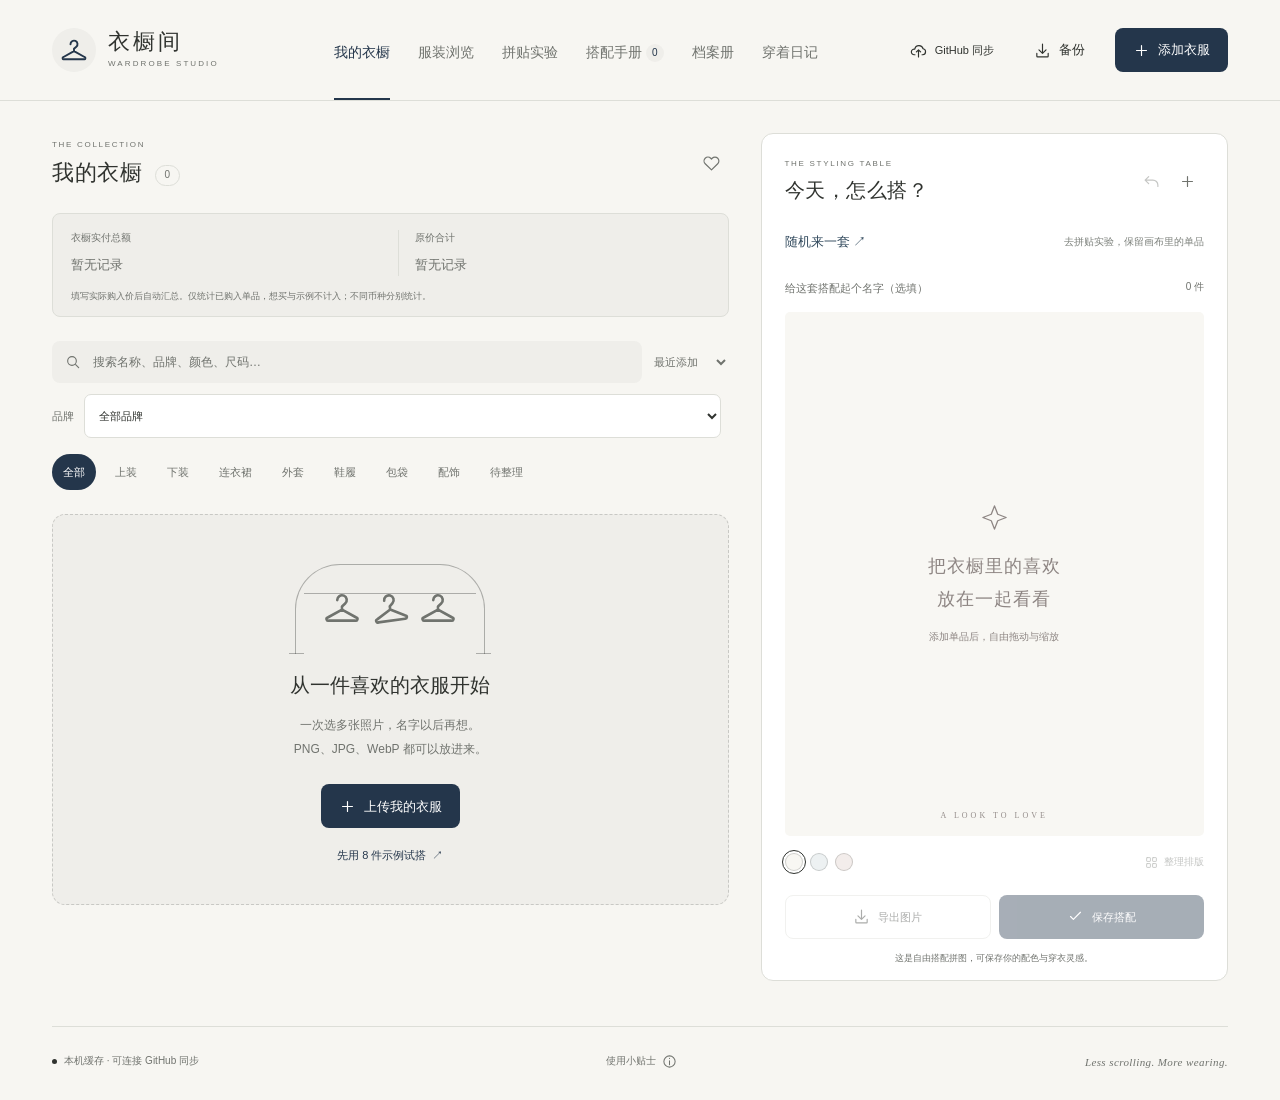
<file: index.html>
<!doctype html>
<html lang="zh-CN">
<head>
  <meta charset="utf-8">
  <meta name="viewport" content="width=device-width,initial-scale=1">
  <meta name="theme-color" content="#f7f6f2">
  <meta name="apple-mobile-web-app-title" content="衣橱间">
  <meta http-equiv="Content-Security-Policy" content="default-src 'self'; connect-src 'self' https://api.github.com; img-src 'self' blob: data:; script-src 'self'; style-src 'self' 'unsafe-inline'; object-src 'none'; base-uri 'self'; form-action 'none'">
  <meta name="description" content="一个属于自己的衣橱间。上传喜欢的衣服，自由搭配，留住每一天的穿衣灵感。">
  <title>衣橱间 · Wardrobe Studio</title>
  <link rel="icon" href="./favicon.svg?v=20261020-home-icon" type="image/svg+xml">
  <link rel="apple-touch-icon" sizes="180x180" href="./apple-touch-icon.png?v=20261020-home-icon">
  <link rel="stylesheet" href="./styles.css?v=20261023-paper-navy">
  <link rel="stylesheet" href="./archive-book.css?v=20261020-compact-record">
  <link rel="stylesheet" href="./archive-index.css?v=20261020-collection-wall">
<link rel="stylesheet" href="./archive-wall.css?v=20261020-magazine">
  <link rel="stylesheet" href="./archive-layers.css?v=20261020-vellum">
  <link rel="stylesheet" href="./experiment-entry.css?v=20261021-rack">
  <script src="./core.js?v=20261023-brands" defer></script>
  <script src="./storage.js?v=20261020-image-bytes" defer></script>
  <script src="./color-core.js?v=20261022-color" defer></script>
  <script src="./images.js?v=20261022-color" defer></script>
  <script src="./demo.js?v=20261020-image-bytes" defer></script>
  <script src="./cloud.js?v=20261024-sync-roundtrips" defer></script>
  <script src="./memorial.js?v=20261020-image-bytes" defer></script>
  <script src="./archive-book.js?v=20261020-magazine" defer></script>
  <script src="./app.js?v=20261024-sync-roundtrips" defer></script>
<link rel="stylesheet" href="./ui-theme.css?v=20261024-bulk-brands">
</head>
<body>
<svg class="icon-definitions" aria-hidden="true"><defs>
  <symbol id="i-plus" viewBox="0 0 24 24"><path d="M12 5v14M5 12h14"/></symbol>
  <symbol id="i-hanger" viewBox="0 0 24 24"><path d="M9 7a3 3 0 1 1 5 2.2L12 11v2M12 13l9 5a1 1 0 0 1-.5 2h-17a1 1 0 0 1-.5-2z"/></symbol>
  <symbol id="i-search" viewBox="0 0 24 24"><circle cx="10.5" cy="10.5" r="6.5"/><path d="m16 16 4.5 4.5"/></symbol>
  <symbol id="i-heart" viewBox="0 0 24 24"><path d="M20.8 4.6a5.5 5.5 0 0 0-7.8 0L12 5.7l-1.1-1.1a5.5 5.5 0 0 0-7.8 7.8L12 21l8.8-8.6a5.5 5.5 0 0 0 0-7.8Z"/></symbol>
  <symbol id="i-edit" viewBox="0 0 24 24"><path d="m15 5 4 4M4 20l4-1L20 7a2.8 2.8 0 0 0-4-4L4 15z"/></symbol>
  <symbol id="i-close" viewBox="0 0 24 24"><path d="m6 6 12 12M6 18 18 6"/></symbol>
  <symbol id="i-upload" viewBox="0 0 24 24"><path d="M12 16V3m-5 5 5-5 5 5M4 15v5a1 1 0 0 0 1 1h14a1 1 0 0 0 1-1v-5"/></symbol>
  <symbol id="i-download" viewBox="0 0 24 24"><path d="M12 3v13m-5-5 5 5 5-5M4 16v4a1 1 0 0 0 1 1h14a1 1 0 0 0 1-1v-4"/></symbol>
  <symbol id="i-check" viewBox="0 0 24 24"><path d="m5 12 4 4L19 6"/></symbol>
  <symbol id="i-arrow" viewBox="0 0 24 24"><path d="M4 12h16m-6-6 6 6-6 6"/></symbol>
  <symbol id="i-undo" viewBox="0 0 24 24"><path d="M8 5 3 10l5 5M4 10h10a7 7 0 0 1 7 7v2"/></symbol>
  <symbol id="i-trash" viewBox="0 0 24 24"><path d="M3 6h18M9 6V3h6v3M5 6l1 15h12l1-15M10 10v7M14 10v7"/></symbol>
  <symbol id="i-grid" viewBox="0 0 24 24"><rect x="3" y="3" width="7" height="7" rx="1"/><rect x="14" y="3" width="7" height="7" rx="1"/><rect x="3" y="14" width="7" height="7" rx="1"/><rect x="14" y="14" width="7" height="7" rx="1"/></symbol>
  <symbol id="i-layers" viewBox="0 0 24 24"><path d="m12 3 10 5-10 5L2 8zm-9 10 9 5 9-5M3 18l9 5 9-5"/></symbol>
  <symbol id="i-flip" viewBox="0 0 24 24"><path d="M12 2v20M8 5 2 19h6zm8 0 6 14h-6z"/></symbol>
  <symbol id="i-spark" viewBox="0 0 24 24"><path d="m12 3 2.5 6.5L21 12l-6.5 2.5L12 21l-2.5-6.5L3 12l6.5-2.5z"/></symbol>
  <symbol id="i-cloud" viewBox="0 0 24 24"><path d="M7 18H6a4 4 0 1 1 .8-7.9 6 6 0 0 1 11.7-.6A4.3 4.3 0 0 1 18 18h-1M12 21V11m-3 3 3-3 3 3"/></symbol>
  <symbol id="i-info" viewBox="0 0 24 24"><circle cx="12" cy="12" r="9"/><path d="M12 11v6M12 7v.2"/></symbol>
</defs></svg>
<a class="skip-link" href="#workspace">跳到我的衣橱</a>
<header class="site-header">
  <a class="brand" href="./" aria-label="衣橱间首页"><span class="brand-mark"><svg class="icon"><use href="#i-hanger"/></svg></span><span>衣橱间<small>WARDROBE STUDIO</small></span></a>
  <nav class="main-nav" aria-label="页面" style="gap:clamp(12px,2.2vw,28px)"><button class="nav-link active" data-view="closet" aria-current="page">我的衣橱</button>
    <a class="nav-link" href="./rack.html?v=20261022-floating">服装浏览</a>
    <a class="nav-link" href="./experiment.html">拼贴实验</a><button class="nav-link" data-view="outfits">搭配手册 <span id="nav-outfit-count" class="nav-count">0</span></button><button class="nav-link" data-view="book">档案册</button><a class="nav-link" href="./wear.html" style="display:inline-flex;align-items:center">穿着日记</a></nav>
  <div class="header-actions"><button class="button ghost cloud-button" id="open-cloud" aria-label="GitHub 同步设置"><svg class="icon"><use href="#i-cloud"/></svg><span id="cloud-button-label">GitHub 同步</span></button><button class="button ghost backup-button" id="open-backup"><svg class="icon"><use href="#i-download"/></svg><span>备份</span></button><button class="button primary" data-upload><svg class="icon"><use href="#i-plus"/></svg><span>添加衣服</span></button></div>
</header>
<main>
  <section id="workspace" class="workspace" aria-label="我的衣橱与搭配画布">
    <div class="closet-panel">
      <div class="section-heading"><div><p class="eyebrow">THE COLLECTION</p><h2>我的衣橱 <span class="count" id="garment-count">0</span></h2></div><button id="favorite-filter" class="icon-button" aria-label="只看收藏" aria-pressed="false" title="只看收藏"><svg class="icon"><use href="#i-heart"/></svg></button></div>
      <section class="value-overview" aria-label="衣橱价值统计"><div class="value-metrics"><div><p class="value-label">衣橱实付总额</p><div id="closet-purchase-total" class="value-total"><span class="value-placeholder">暂无记录</span></div></div><div><p class="value-label">原价合计</p><div id="closet-original-total" class="value-total original-total"><span class="value-placeholder">暂无记录</span></div></div></div><p id="closet-value-note" class="value-note">填写实际购入价后自动汇总。</p></section>
      <div class="closet-controls"><label class="search"><svg class="icon"><use href="#i-search"/></svg><input id="search" type="search" placeholder="搜索名称、品牌、颜色、尺码…" aria-label="搜索衣服"></label><select id="sort" aria-label="单品排序"><option value="newest">最近添加</option><option value="name">名称顺序</option><option value="category">按分类</option></select></div>
      <section id="primary-color-section" class="primary-color-section" aria-label="按主色筛选">
        <div class="primary-color-heading"><span>主色</span><div><button id="complete-colors" class="text-button" type="button">补全主色</button><button id="expand-colors" class="text-button color-expand" type="button" aria-expanded="false" aria-controls="primary-color-list">展开颜色</button></div></div>
        <div id="primary-color-list" class="primary-color-list" role="group" aria-label="主色，可多选"></div>
        <p id="primary-color-status" class="primary-color-status" role="status">可多选颜色，再结合品牌和分类筛选。</p>
      </section>
      <div class="brand-filter-row"><label for="brand-filter">品牌</label><select id="brand-filter"><option value="">全部品牌</option></select><button id="bulk-brand-start" class="text-button" type="button" hidden>补品牌</button></div>
      <div id="bulk-brand-header" class="bulk-brand-header" hidden><div><strong>补品牌</strong><p id="bulk-brand-remaining"></p></div><button id="bulk-brand-finish" class="button secondary" type="button">完成</button></div>
      <div id="category-tabs" class="category-tabs" aria-label="衣服分类"></div>
      <p id="filter-summary" class="filter-summary" hidden></p>
      <div id="bulk-brand-notice" class="bulk-brand-notice" role="status" hidden><span id="bulk-brand-message"></span><button id="bulk-brand-undo" class="text-button" type="button" hidden>撤销本次修改</button></div>
      <p id="bulk-brand-error" class="error" role="alert" hidden></p>
      <p id="bulk-brand-empty" class="bulk-brand-empty" role="status" hidden>品牌已全部补齐。点击「完成」返回衣橱。</p>
      <div id="garment-grid" class="garment-grid" aria-live="polite"></div>
      <div id="bulk-brand-bar" class="bulk-brand-bar" role="region" aria-label="批量设置品牌" hidden><div class="bulk-brand-selection"><span id="bulk-brand-count" role="status"></span><button id="bulk-brand-clear" class="text-button" type="button">取消选择</button></div><div class="bulk-brand-fields"><label class="sr-only" for="bulk-brand-choice">批量选择品牌</label><select id="bulk-brand-choice" aria-label="批量选择品牌"></select><input id="bulk-brand-input" aria-label="手动输入批量品牌" maxlength="100" list="brand-suggestions" placeholder="输入其他品牌" hidden></div><button id="bulk-brand-apply" class="button primary" type="button" disabled>应用</button></div>
      <div id="closet-empty" class="empty-state" hidden><div class="empty-closet" aria-hidden="true"><div class="rail"><svg class="icon"><use href="#i-hanger"/></svg><svg class="icon"><use href="#i-hanger"/></svg><svg class="icon"><use href="#i-hanger"/></svg></div></div><h3>从一件喜欢的衣服开始</h3><p>一次选多张照片，名字以后再想。<br>PNG、JPG、WebP 都可以放进来。</p><button class="button primary" data-upload><svg class="icon"><use href="#i-plus"/></svg>上传我的衣服</button><button class="text-button" id="load-demo">先用 8 件示例试搭 <span aria-hidden="true">↗</span></button></div>
      <div id="no-results" class="empty-state small-empty" hidden><svg class="icon"><use href="#i-search"/></svg><h3>暂时没有找到这件衣服</h3><p>试试别的关键词，或清除筛选。</p><button class="button secondary" id="reset-filters">显示全部衣服</button></div>
      <p class="closet-tip" id="closet-tip" hidden><svg class="icon"><use href="#i-plus"/></svg>点名称查看档案；点 ＋ 加入搭配画布。</p>
    </div>
    <aside class="styling-panel" aria-label="搭配工作台">
      <div class="section-heading"><div><p class="eyebrow">THE STYLING TABLE</p><h2>今天，怎么搭？</h2></div><div class="mini-actions"><button id="undo" class="icon-button" aria-label="撤销画布操作" title="撤销" disabled><svg class="icon"><use href="#i-undo"/></svg></button><button id="new-outfit" class="icon-button" aria-label="新建搭配" title="新建搭配"><svg class="icon"><use href="#i-plus"/></svg></button></div></div>
      <a class="experiment-shortcut" href="./experiment.html?from=board">随机来一套 ↗ <small>去拼贴实验，保留画布里的单品</small></a>
      <div class="board-top"><input id="outfit-name" aria-label="搭配名称" placeholder="给这套搭配起个名字（选填）" maxlength="100"><span id="layer-count">0 件</span></div>
      <div id="outfit-board" class="outfit-board" tabindex="0" aria-label="搭配画布。选择单品后可拖动、调整大小，用方向键微调位置。"><div id="board-empty" class="board-empty"><svg class="icon"><use href="#i-spark"/></svg><p>把衣橱里的喜欢<br>放在一起看看</p><span>添加单品后，自由拖动与缩放</span></div><div id="board-layers" class="board-layers"></div><span class="board-signature" aria-hidden="true">A LOOK TO LOVE</span></div>
      <div class="board-options"><div class="swatches" id="background-options" aria-label="画布背景"></div><button class="text-button" id="arrange-board"><svg class="icon"><use href="#i-grid"/></svg>整理排版</button></div>
      <div id="layer-editor" class="layer-editor" hidden><div class="layer-editor-top"><span id="selected-name"></span><div class="mini-actions"><button id="flip-layer" class="icon-button" aria-label="水平翻转选中单品" title="水平翻转"><svg class="icon"><use href="#i-flip"/></svg></button><button id="raise-layer" class="icon-button" aria-label="把选中单品移到最前" title="移到最前"><svg class="icon"><use href="#i-layers"/></svg></button><button id="remove-layer" class="icon-button danger-text" aria-label="从搭配移除选中单品" title="从搭配移除"><svg class="icon"><use href="#i-close"/></svg></button></div></div><label class="range-label">大小<input id="layer-size" type="range" min="35" max="760" step="1"><output id="size-output"></output></label><label class="range-label">角度<input id="layer-rotation" type="range" min="-180" max="180" step="1"><output id="rotation-output"></output></label></div>
      <div class="board-actions"><button class="button secondary" id="export-look" disabled><svg class="icon"><use href="#i-download"/></svg>导出图片</button><button class="button primary" id="save-outfit" disabled><svg class="icon"><use href="#i-check"/></svg><span id="save-outfit-label">保存搭配</span></button></div>
      <p class="board-help">这是自由搭配拼图，可保存你的配色与穿衣灵感。</p>
    </aside>
  </section>
  <section id="outfits-view" class="outfits-view" hidden><div class="section-heading"><div><p class="eyebrow">LOOKS TO KEEP</p><h2>我的搭配手册 <span id="outfit-count" class="count">0</span></h2></div><button class="button secondary" id="outfits-new"><svg class="icon"><use href="#i-plus"/></svg>搭一套新的</button></div><div id="outfit-grid" class="outfit-grid"></div><div id="outfits-empty" class="empty-state"><svg class="icon"><use href="#i-layers"/></svg><h3>第一套搭配，等你来搭</h3><p>选几件喜欢的单品，在画布里自由组合，再保存到这里。</p><button class="button primary" id="go-style">去搭配衣服 <svg class="icon"><use href="#i-arrow"/></svg></button></div></section>
  <section id="book-view" class="book-view" aria-labelledby="book-title" hidden>
    <header class="book-heading"><div><p class="book-kicker">PRIVATE WARDROBE / COLLECTED &amp; KEPT</p><h1 id="book-title">私人服装档案</h1></div><div class="book-volume"><strong id="book-total">00</strong><span>PIECES IN THE ARCHIVE</span></div></header>
    <div id="book-shell" class="book-shell" data-directory="closed">
      <div class="book-directory-rail"><button id="book-directory-toggle" class="book-directory-toggle" type="button" aria-controls="book-index" aria-expanded="false">展开目录 ›</button></div>
      <aside id="book-index" class="book-sidebar" tabindex="-1" aria-label="收录目录" hidden>
        <div class="book-index-divider"><h2 class="book-kicker">THE INDEX / 收录目录</h2><p id="book-results" class="book-results" role="status"></p></div>
        <div class="book-controls"><label class="book-search"><svg class="icon"><use href="#i-search"/></svg><input id="book-search" type="search" placeholder="搜索衣服与故事…" aria-label="搜索档案册"></label><select id="book-brand" aria-label="档案册品牌"><option value="">全部品牌</option></select><select id="book-filter" aria-label="档案册资料筛选"><option value="all">全部档案</option><option value="runway">有秀场资料</option><option value="story">有收藏故事</option></select><label class="book-check"><input id="book-prices" type="checkbox">显示购入价格</label></div>
        <nav id="book-grid" class="book-grid" aria-label="选择一份服装档案"></nav>
      </aside>
      <div class="book-desk">
        <div class="book-display-controls" aria-label="档案册展示方式"><button id="book-show-wall" class="book-display-button" aria-pressed="true">全部收藏 · 拼贴总览</button><button id="book-show-record" class="book-display-button" aria-pressed="false">单件档案</button></div>
        <section id="book-overview" class="book-overview" aria-labelledby="book-wall-title" tabindex="-1"><header class="book-wall-heading"><div><p class="book-kicker">THE COLLECTION / AN ONGOING ASSEMBLAGE</p><h2 id="book-wall-title">我的收藏拼贴</h2></div><p id="book-wall-count" class="book-results" role="status"></p></header><div id="book-wall" class="book-wall"></div></section>
        <article id="book-record" aria-label="服装档案拼贴" tabindex="-1" hidden>
          <div class="book-record-bar"><button id="book-back" class="book-text-button">← 全部收藏</button><div class="book-pagination"><button id="book-previous">上一件</button><span id="book-page-number" class="book-page-number"></span><button id="book-next">下一件</button></div></div>
          <div id="book-record-body" class="book-record-body"></div>
          <footer class="book-record-footer"><div><label class="book-check"><input id="book-export-price" type="checkbox">纪念卡显示购入价格</label><p class="book-export-note">导出实物、参考照片与收藏记录。</p></div><div class="book-record-actions"><button id="book-edit" class="button secondary">补充档案</button><button id="book-export" class="button primary">导出纪念卡</button><button id="book-style" class="book-text-button">＋ 加入搭配</button></div></footer>
          <p id="book-sync-status" class="book-sync" role="status"></p>
        </article>
        <div id="book-empty" class="book-empty" hidden><h2>从一件喜欢的衣服开始</h2><p>已有衣物会自动出现在这里，照片与资料共用。</p><button id="book-upload" class="button secondary">添加第一件衣服</button></div>
        <div id="book-no-results" class="book-empty" hidden><h2>这次没有找到档案</h2><p>换一个关键词，或看看全部收藏。</p><button id="book-reset" class="book-text-button">显示全部档案</button></div>
      </div>
    </div>
    <dialog id="book-photo-viewer" class="book-photo-dialog" aria-labelledby="book-photo-title">
      <header class="book-photo-toolbar"><h2 id="book-photo-title">照片</h2><button id="book-photo-close" class="book-text-button" aria-label="关闭放大照片">关闭 ×</button></header>
      <div class="book-photo-full book-picture"><img id="book-photo-image" alt=""></div><div id="book-photo-note" class="book-photo-note"></div>
    </dialog>
  </section>
  <footer class="site-footer"><span><span class="status-dot"></span><span id="storage-status">正在打开本机衣橱…</span></span><button class="text-button" id="open-help">使用小贴士 <svg class="icon"><use href="#i-info"/></svg></button><span class="footer-tagline">Less scrolling. More wearing.</span></footer>
</main>
<input id="file-input" type="file" accept="image/png,image/jpeg,image/webp,image/avif" multiple hidden>
<input id="restore-input" type="file" accept="application/json,.json" hidden>
<dialog id="upload-dialog" class="modal upload-modal"><div class="modal-heading"><div><p class="eyebrow">MAKE ROOM FOR YOUR FAVORITES</p><h2>放进衣橱</h2></div><button class="icon-button" data-close="upload-dialog" aria-label="关闭上传窗口"><svg class="icon"><use href="#i-close"/></svg></button></div><p class="muted">名字可以留空，分类以后也能改。保存后点图片或名称查看藏品卡，点铅笔补充资料。</p><div class="batch-category"><label for="batch-category">这一批先放到</label><select id="batch-category"><option value="auto">按文件名建议分类</option></select><span class="subtle">可逐件修改</span></div><p id="upload-progress" class="upload-progress" role="status"></p><div id="upload-errors" class="notice error-notice" hidden></div><div id="upload-list" class="upload-list"></div><div class="modal-footer"><button id="pick-more" class="button secondary"><svg class="icon"><use href="#i-plus"/></svg>继续选图</button><button id="confirm-upload" class="button primary" disabled>保存到衣橱</button></div></dialog>
<dialog id="edit-dialog" class="modal edit-modal" aria-labelledby="edit-title">
  <div class="modal-heading"><div><p class="eyebrow">YOUR GARMENT RECORD</p><h2 id="edit-title">单品档案</h2></div><button class="icon-button" data-close="edit-dialog" aria-label="关闭单品窗口"><svg class="icon"><use href="#i-close"/></svg></button></div>
  <div class="edit-content">
    <div class="edit-image-column"><div class="edit-preview"><img id="edit-image" alt="单品预览"></div><div class="image-tools"><button class="button small secondary" id="clean-background">去除浅色背景</button><button class="text-button" id="restore-original">恢复原图</button></div><p class="fine-print">浅色背景处理适合白底单品图，可能影响白色衣服。保存前请检查；原图会保留。</p></div>
    <form id="edit-form" novalidate>
      <p class="record-hint">以下内容均可选填，随时补充。</p>
      <fieldset class="record-group"><legend>基本信息</legend><div class="record-fields">
        <label for="edit-name">名称<input id="edit-name" maxlength="100" placeholder="例如：The Simone"></label>
        <label for="edit-brand-choice">品牌<select id="edit-brand-choice" aria-label="选择品牌"></select><input id="edit-brand" aria-label="手动输入品牌" maxlength="100" list="brand-suggestions" placeholder="或输入其他品牌"></label>
        <label for="edit-main-color">主色分类<select id="edit-main-color"></select><span id="edit-main-color-note" class="fine-print"></span><button id="suggest-edit-color" class="text-button" type="button">重新建议主色</button></label>
        <label for="edit-color">配色<input id="edit-color" maxlength="80" placeholder="例如：Chocolate Havana"></label>
        <label for="edit-size">尺码<input id="edit-size" maxlength="40" placeholder="例如：XS、UK 8"></label>
        <label for="edit-category">分类<select id="edit-category"></select></label>
        <label for="edit-subcategory">细分类<input id="edit-subcategory" maxlength="100" placeholder="例如：Maxi Dress / 长裙"></label>
        <label for="edit-style">款式<input id="edit-style" maxlength="200" placeholder="例如：挂脖、露背、修身"></label>
        <label for="edit-pattern">图案<input id="edit-pattern" maxlength="100" placeholder="例如：棕白花卉印花"></label>
      </div></fieldset>
      <fieldset class="record-group"><legend>购入记录</legend><div class="record-fields">
        <div class="price-field field-wide"><label for="edit-price">实际购入价</label><div class="price-inputs"><select id="edit-currency" aria-label="价格币种"><option value="GBP">£ 英镑</option><option value="EUR">€ 欧元</option><option value="USD">$ 美元</option><option value="CNY">¥ 人民币</option><option value="HKD">HK$ 港币</option><option value="JPY">¥ 日元</option></select><input id="edit-price" type="number" min="0" max="999999999.99" step="0.01" inputmode="decimal" placeholder="当时真正支付的金额"></div></div>
        <label for="edit-original-price">原价 / 吊牌价<input id="edit-original-price" type="number" min="0" max="999999999.99" step="0.01" inputmode="decimal" placeholder="不知道可留空"></label>
        <label for="edit-date">购入日期<input id="edit-date" type="date"></label>
        <p class="record-note field-wide">原价与实付价使用上方币种。衣橱实付总额按实际购入价统计。</p>
        <label for="edit-condition">全新 / 二手<select id="edit-condition"><option value="">未记录</option><option value="new">全新</option><option value="secondhand">二手</option></select></label>
        <label for="edit-purchase-type">购入方式<select id="edit-purchase-type"><option value="">未记录</option><option value="regular">原价购买</option><option value="sale">折扣购买</option><option value="sample_sale">Sample Sale</option><option value="gift">礼物</option></select></label>
        <label for="edit-source">购买渠道<input id="edit-source" maxlength="100" placeholder="例如：Vinted、官网、门店"></label>
        <label for="edit-status">购入状态<select id="edit-status"><option value="owned">已购入</option><option value="wishlist">想买</option></select></label>
      </div></fieldset>
      <fieldset class="record-group archive-edit-group"><legend>秀款资料 · 可留空</legend><div class="record-fields">
        <label for="archive-year">系列年份<input id="archive-year" inputmode="numeric" maxlength="4" placeholder="例如 2020"></label>
        <label for="archive-season">季节 / 系列<select id="archive-season"><option value="">未记录</option><option value="spring_summer">春夏 Spring / Summer</option><option value="fall_winter">秋冬 Fall / Winter</option><option value="resort">Resort 度假系列</option><option value="pre_fall">Pre-Fall 早秋</option><option value="couture">Couture 高定</option><option value="other">其他系列</option></select></label>
        <label class="field-wide" for="archive-collection">系列名称<input id="archive-collection" maxlength="160" placeholder="品牌发布的系列名称"></label>
        <label for="archive-look">Look 编号<input id="archive-look" maxlength="40" placeholder="例如 24"></label>
        <label for="archive-relation">藏品与秀场的关系<select id="archive-relation"><option value="">未记录</option><option value="runway_match">秀场同款</option><option value="runway_worn">秀场实穿</option><option value="reference">参考资料</option></select></label>
        <label for="archive-verification">资料确认状态<select id="archive-verification"><option value="pending">待确认</option><option value="confirmed">已确认</option></select></label>
        <label class="field-wide" for="archive-source">系列资料来源（网址或说明）<input id="archive-source" type="text" maxlength="1200" autocapitalize="off" placeholder="例如 Vogue Runway，或粘贴来源网址"></label>
      </div><p class="record-note">「秀场同款」用于相同设计的零售款；「秀场实穿」用于有来源证明的模特实穿样衣。未知资料可以留空。</p></fieldset>
      <label for="archive-story">我的收藏故事<textarea id="archive-story" maxlength="3000" rows="5" placeholder="第一次看到它的时候，寻找它的过程，或一次特别的穿着回忆…"></textarea></label>
      <fieldset class="record-group"><legend>藏品相册</legend><p class="record-note">秀场、实物细节、穿着与参考图分别标注。最多 12 张，每张不超过 25 MB。</p><input id="archive-files" type="file" accept="image/png,image/jpeg,image/webp,image/avif" multiple hidden><button id="archive-add-photos" type="button" class="button secondary small">＋ 添加秀场图 / 附图</button><div id="archive-photo-editors" class="archive-photo-editors"></div><p class="record-note">附图与资料在点击「保存档案」后保存；关闭编辑窗口可放弃本次修改。</p></fieldset>
      <label for="edit-notes">备注<textarea id="edit-notes" maxlength="1500" rows="3" placeholder="面料、保养或其他记录…"></textarea></label>
      <div id="edit-error" class="notice error-notice" role="alert" hidden></div>
      <button id="edit-save" type="submit" class="button primary full-width">保存档案</button>
    </form>
  </div>
  <div class="edit-bottom"><button class="text-button danger-text" id="delete-garment"><svg class="icon"><use href="#i-trash"/></svg>删除这件衣服</button><button class="text-button" id="download-original">下载原图 <svg class="icon"><use href="#i-download"/></svg></button></div>
</dialog>
<datalist id="brand-suggestions"></datalist>
<dialog id="archive-dialog" class="modal archive-modal" aria-labelledby="archive-title">
  <div class="archive-top"><p class="eyebrow">WARDROBE STUDIO / PERSONAL COLLECTION</p><button class="icon-button" data-close="archive-dialog" aria-label="关闭藏品档案"><svg class="icon"><use href="#i-close"/></svg></button></div>
  <header class="archive-heading"><p id="archive-brand" class="archive-brand"></p><h2 id="archive-title"></h2><p id="archive-subtitle" class="subtle"></p><p id="archive-sync-status" class="subtle" role="status"></p></header>
  <div id="archive-gallery" class="archive-gallery" aria-label="实物与秀场相册"></div><p id="archive-gallery-tip" class="archive-gallery-tip">左右滑动查看实物与秀场附图</p>
  <div class="archive-body"><section class="archive-section"><p class="eyebrow">THE COLLECTION</p><h3>秀款资料</h3><dl id="archive-facts" class="archive-facts"></dl><p id="archive-unrecorded" class="muted">还没有系列资料。可在「编辑档案」中补充秀场图、年份与来源。</p><div id="archive-reference"></div></section>
    <section id="archive-story-section" class="archive-section"><p class="eyebrow">A STORY TO KEEP</p><h3>我的收藏故事</h3><p id="archive-story-text" class="archive-story"></p></section>
    <section class="archive-section"><p class="eyebrow">IN MY WARDROBE</p><h3>购入与单品记录</h3><dl id="archive-purchase" class="archive-facts"></dl><p id="archive-notes" class="archive-story"></p></section>
    <footer class="archive-footer"><label class="cloud-check"><input id="archive-export-price" type="checkbox">纪念卡显示购入价格</label><p class="fine-print">纪念卡呈现主图与第一张秀场图（或附图），并保留收藏故事和来源。</p><div class="archive-actions"><button id="archive-edit" class="button secondary">编辑档案</button><button id="archive-export" class="button primary">导出 PNG 纪念卡</button><button id="archive-style" class="text-button">＋ 加入搭配</button></div></footer>
  </div>
</dialog>
<dialog id="backup-dialog" class="modal backup-modal"><div class="modal-heading"><div><p class="eyebrow">KEEP YOUR FAVORITES SAFE</p><h2>把衣橱好好留住</h2></div><button class="icon-button" data-close="backup-dialog" aria-label="关闭备份窗口"><svg class="icon"><use href="#i-close"/></svg></button></div><div class="notice"><strong>本机保存与 GitHub 同步可一起使用。</strong><p>连接 GitHub 后，照片、单品档案和已保存搭配可同步至私有仓库。完整备份也能用于换设备和恢复本机记录。</p></div><button class="backup-option" id="export-backup"><span class="option-icon"><svg class="icon"><use href="#i-download"/></svg></span><span><strong>导出整个衣橱</strong><small>包含原图、完整单品档案和已保存的搭配</small></span><svg class="icon"><use href="#i-arrow"/></svg></button><button class="backup-option" id="import-backup"><span class="option-icon"><svg class="icon"><use href="#i-upload"/></svg></span><span><strong>从备份恢复</strong><small>合并导入，保留已有记录；不会重复添加同一编号</small></span><svg class="icon"><use href="#i-arrow"/></svg></button><button class="text-button" id="persistent-storage">尝试保留本机存储</button><p class="fine-print">本机存储保护不能代替备份。使用 GitHub 同步时，请确认状态显示“已同步”；离线或尚未连接时，新修改先保存在本机。</p></dialog>
<dialog id="help-dialog" class="modal help-modal"><div class="modal-heading"><h2>在衣橱间，慢慢来</h2><button class="icon-button" data-close="help-dialog" aria-label="关闭使用小贴士"><svg class="icon"><use href="#i-close"/></svg></button></div><ol class="help-list"><li><strong>一次上传多件</strong><p>可批量选图，名字选填。文件名有“半裙”“dress”等词时会建议分类，普通相机文件名会先放到“待整理”。</p></li><li><strong>用干净的单品图</strong><p>透明 PNG、平铺图或白底图更适合拼搭。透明图片会裁掉空白；真人照片会保留人物。</p></li><li><strong>自由搭一搭</strong><p>点单品的 ＋ 加入画布。拖动位置，用右下角圆点缩放，也可在下方调整大小、旋转、翻转和层次。</p></li><li><strong>补充单品档案</strong><p>点击衣服图片或名称查看藏品档案，再点「编辑档案」或右上角铅笔，补充单品与购入信息、秀款年份、系列、Look 编号、资料来源和收藏故事。可添加最多 12 张秀场、实物细节或穿着附图，并导出 PNG 纪念卡；价格可选择隐藏。所有资料均可留空。完整档案会随备份一起保留；连接 GitHub 后也会一起同步。</p></li><li><strong>查看衣橱价值与品牌</strong><p>衣橱顶部汇总已购入单品的实际花费与原价，并显示未填价格的数量。不同币种分开统计，想买和示例衣服不计入。用品牌下拉框筛选，或直接搜索品牌名。</p></li><li><strong>连接私有 GitHub 衣橱</strong><p>点右上角 GitHub 同步，连接独立的私有数据仓库。开启自动同步后，新照片、单品修改和已保存的搭配会同步；未保存的画布草稿保存在本机。换设备后连接同一仓库即可加载。遇到冲突时选择保留的版本。</p></li><li><strong>保存喜欢，记得备份</strong><p>搭配保存后可重新打开。导出图片用于分享；完整备份用于换设备或恢复衣橱。</p></li></ol><div class="help-actions"><button id="help-demo" class="button secondary">添加示例衣服试一试</button><button id="remove-demo" class="text-button danger-text" hidden>移除示例衣服</button></div></dialog>
<dialog id="cloud-dialog" class="modal cloud-modal" aria-labelledby="cloud-title">
  <div class="modal-heading"><div><p class="eyebrow">YOUR PRIVATE WARDROBE</p><h2 id="cloud-title">GitHub 同步</h2></div><button class="icon-button" data-close="cloud-dialog" aria-label="关闭 GitHub 同步"><svg class="icon"><use href="#i-close"/></svg></button></div>
  <div class="cloud-status-box"><p id="cloud-status" role="status">尚未连接 GitHub</p><span id="cloud-repository">SuzyQi/wardrobe-studio-data</span><small id="cloud-last-sync">同步照片、单品档案和已保存的搭配。</small></div>
  <p class="muted">连接私有仓库后，可把当前衣橱合并到 GitHub。开启自动同步后，新增照片和已保存的修改会一起同步，删除也会同步。画布草稿仍在本机。</p>
  <form id="cloud-form" class="cloud-form">
    <div class="record-fields"><label for="cloud-owner">GitHub 用户名<input id="cloud-owner" value="SuzyQi" required autocomplete="off" spellcheck="false"></label><label for="cloud-repo">私有数据仓库<input id="cloud-repo" value="wardrobe-studio-data" required autocomplete="off" spellcheck="false"></label></div>
    <label for="cloud-token">仓库访问授权<input id="cloud-token" type="password" autocomplete="off" spellcheck="false" placeholder="粘贴仅此仓库的 Fine-grained token" required></label>
    <p class="fine-print">在 GitHub 创建 Fine-grained token，Repository access 仅选 wardrobe-studio-data，Contents 设为 Read and write。<a href="https://github.com/settings/personal-access-tokens/new?name=Wardrobe+Studio+Sync&amp;target_name=SuzyQi&amp;contents=write&amp;expires_in=90" target="_blank" rel="noopener noreferrer">打开 GitHub 授权设置 ↗</a></p>
    <label class="cloud-check"><input id="cloud-remember" type="checkbox">记住此设备，下次打开自动连接</label>
    <p class="fine-print">仅在自己的手机或电脑上勾选。授权将保存在此浏览器，关闭页面后仍可使用；点击「断开连接」会清除。请使用普通浏览模式，授权到期或清除网站数据后需重新输入。授权不会写入衣橱备份或公开代码。</p>
    <button class="button primary full-width" type="submit">连接并合并衣橱</button>
  </form>
  <div class="cloud-controls"><label class="cloud-check"><input id="cloud-auto" type="checkbox" checked>保存后自动同步</label><div><button id="cloud-sync-now" class="button secondary" disabled>立即同步</button><button id="cloud-disconnect" class="text-button" hidden>断开连接</button></div></div>
  <details class="fine-print"><summary>最近同步耗时</summary><div id="cloud-sync-timings">同步后会显示各阶段耗时；此处不会记录授权码或照片内容。</div></details>
  <p class="fine-print">仅接受私有仓库。GitHub 保留提交历史，删除单品会从当前衣橱移除，历史版本可能仍保留文件。完整备份可另存一份。</p>
</dialog>
<dialog id="cloud-conflict-dialog" class="modal cloud-modal" aria-labelledby="cloud-conflict-title"><div class="modal-heading"><h2 id="cloud-conflict-title">选择要保留的版本</h2></div><p class="muted">同一条记录在不同设备上都有修改。选择后再提交；暂停时，双方记录会保持当前状态。</p><div id="cloud-conflict-list" class="cloud-conflict-list"></div><div class="modal-footer"><button id="cloud-conflict-cancel" class="button secondary">暂停同步</button><button id="cloud-resolve" class="button primary">应用选择并同步</button></div></dialog>
<dialog id="confirm-dialog" class="modal confirm-modal"><h2 id="confirm-title"></h2><p id="confirm-message" class="muted"></p><div class="modal-footer"><button id="confirm-no" class="button secondary">取消</button><button id="confirm-yes" class="button primary">确定</button></div></dialog>
<div id="toast" class="toast" role="status" aria-live="polite" hidden></div>
<dialog id="busy-overlay" class="busy-overlay" hidden aria-label="正在处理，请稍等"><span class="spinner"></span><p id="busy-message">正在整理…</p><small id="sync-elapsed" hidden></small><button id="color-scan-cancel" class="text-button" type="button" hidden>停止补全</button><button id="cloud-sync-cancel" class="button secondary" type="button" hidden>稍后同步</button></dialog>
<noscript><p class="noscript">请在浏览器中启用 JavaScript，才能上传、保存和搭配衣服。</p></noscript>
</body>
</html>
</file>
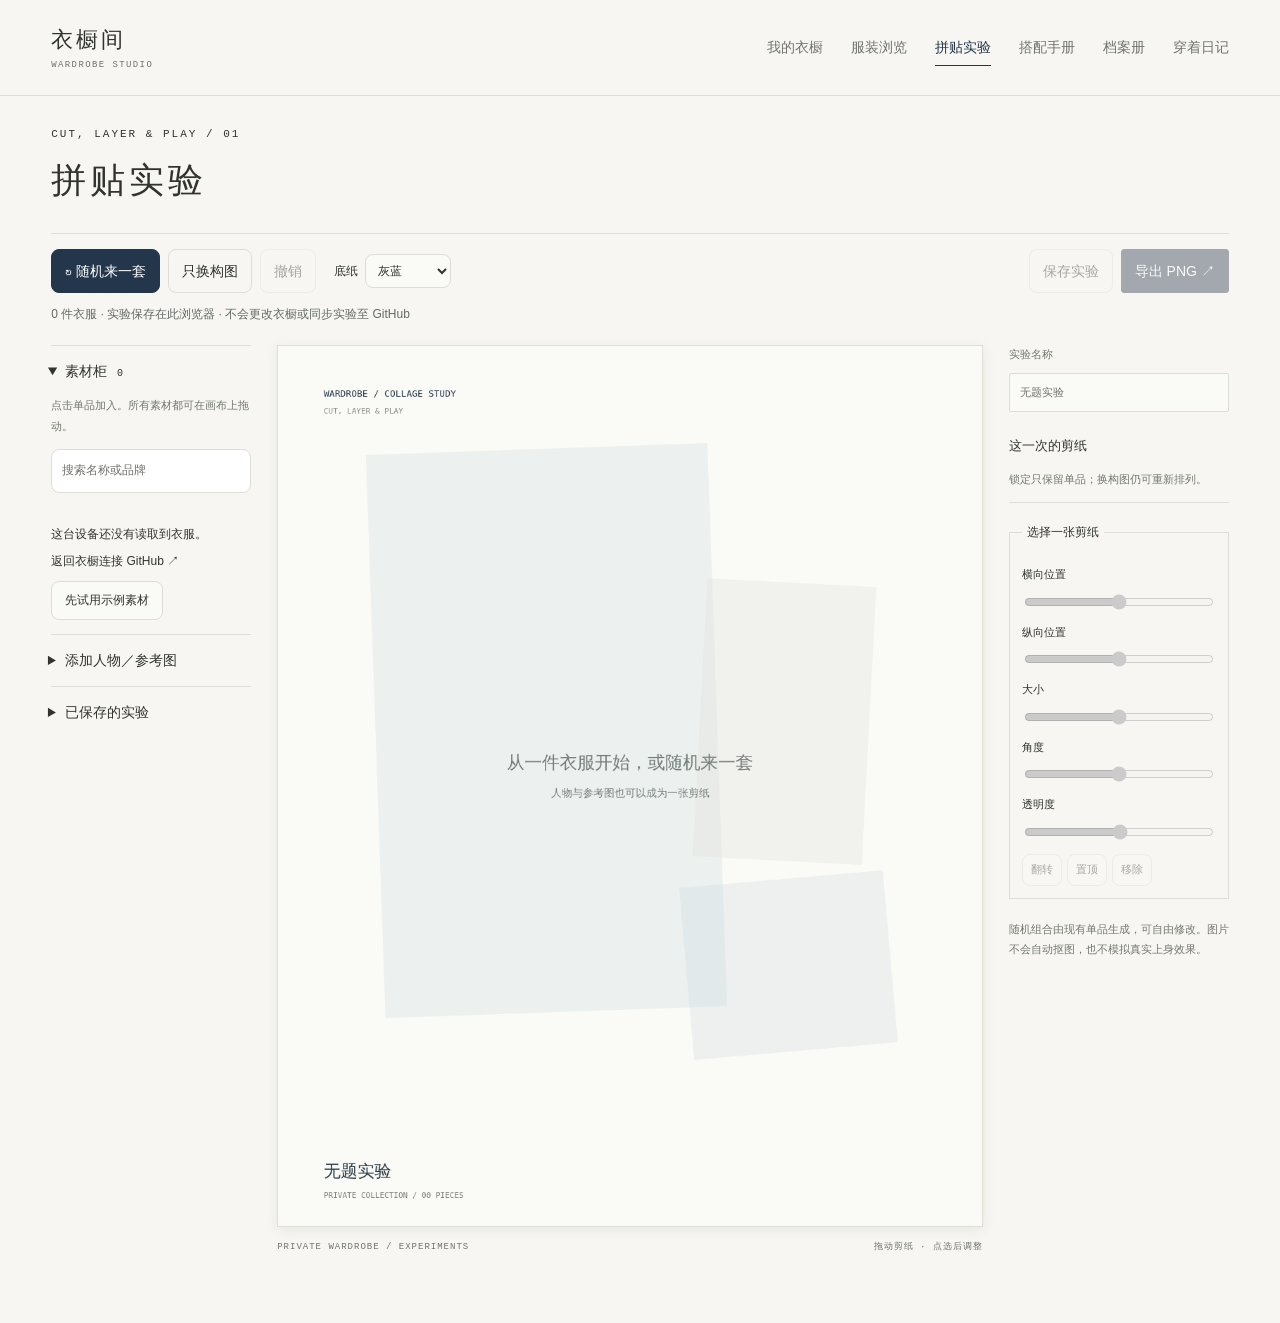
<file: experiment.html>
<!doctype html><html lang="zh-CN"><head><meta charset="utf-8"><meta name="viewport" content="width=device-width,initial-scale=1"><meta name="theme-color" content="#f7f6f2"><meta http-equiv="Content-Security-Policy" content="default-src 'self'; connect-src 'self' https://api.github.com; img-src 'self' blob: data:; script-src 'self'; style-src 'self'; object-src 'none'; base-uri 'self'; form-action 'none'"><title>拼贴实验 · 衣橱间</title><link rel="icon" href="./favicon.svg"><link rel="stylesheet" href="./experiment.css?v=20261020-lab"><script src="./core.js?v=20261023-brands" defer></script><script src="./storage.js" defer></script><script src="./images.js" defer></script><script src="./cloud.js?v=20261024-sync-roundtrips" defer></script><script src="./demo.js" defer></script><script src="./experiment-core.js?v=20261020-lab" defer></script><script src="./experiment-render.js?v=20261020-lab" defer></script><script src="./experiment-store.js?v=20261020-lab" defer></script><script src="./experiment-app.js?v=20261023-brands" defer></script><link rel="stylesheet" href="./ui-theme.css?v=20261023-paper-navy">
</head><body>
<header class="site-header"><a class="wordmark" href="./index.html">衣橱间<span>WARDROBE STUDIO</span></a><nav aria-label="页面"><a href="./index.html">我的衣橱</a><a href="./rack.html?v=20261022-floating">服装浏览</a><a href="./experiment.html" aria-current="page">拼贴实验</a><a href="./index.html?view=outfits">搭配手册</a><a href="./index.html?view=book">档案册</a><a href="./wear.html">穿着日记</a></nav></header>
<main><div class="intro"><div><p class="eyebrow">CUT, LAYER & PLAY / 01</p><h1>拼贴实验</h1></div></div>
<div class="toolbar"><button id="random" class="primary">↻ 随机来一套</button><button id="reflow">只换构图</button><button id="undo" disabled>撤销</button><label class="paper-label">底纸<select id="paper"><option value="blue">灰蓝</option><option value="rose">灰粉</option><option value="sage">鼠尾草绿</option></select></label><div class="toolbar-end"><button id="save">保存实验</button><button id="export" class="dark">导出 PNG ↗</button></div></div>
<p id="status" role="status">正在读取衣橱…</p><p id="error" class="error" role="alert" hidden></p>
<div class="studio"><aside class="materials"><details open><summary>素材柜 <span id="wardrobe-count"></span></summary><p class="hint">点击单品加入。所有素材都可在画布上拖动。</p><input type="search" id="search" placeholder="搜索名称或品牌" aria-label="搜索衣橱"><div id="garments" class="garments"></div><div id="empty" hidden><p>这台设备还没有读取到衣服。</p><a href="./index.html">返回衣橱连接 GitHub ↗</a><button id="demo">先试用示例素材</button></div></details><details><summary>添加人物／参考图</summary><p class="hint">可上传透明背景的人物、脸部或参考图。照片会保留原背景。每张最多 25 MB。</p><label>素材用途<select id="upload-kind"><option value="figure">人物剪纸</option><option value="accessories">脸部／局部</option><option value="reference">参考图片</option></select></label><label class="upload-button" for="upload">＋ 选择图片</label><input id="upload" type="file" accept="image/png,image/jpeg,image/webp,image/avif" hidden></details><details><summary>已保存的实验</summary><p class="hint">仅保存在此浏览器，不会同步到 GitHub。导出 PNG 可留存图片。</p><div id="saved"></div></details></aside>
<section class="canvas-area" aria-label="拼贴画布"><div class="canvas-frame"><canvas id="canvas" width="1000" height="1250" tabindex="0" aria-label="拼贴画布。可拖动图层；方向键移动，Shift 加方向键每次移动十格。也可以用右侧位置控件调整。"></canvas></div><p class="canvas-caption"><span>PRIVATE WARDROBE / EXPERIMENTS</span><span>拖动剪纸 · 点选后调整</span></p></section>
<aside class="inspector"><label class="title-label">实验名称<input id="title" maxlength="80" placeholder="无题实验"></label><h2>这一次的剪纸</h2><p class="hint">锁定只保留单品；换构图仍可重新排列。</p><div id="layers" class="layers"></div><fieldset id="editor" disabled><legend id="selected-name">选择一张剪纸</legend><label>横向位置<input id="x" type="range" min="30" max="970"></label><label>纵向位置<input id="y" type="range" min="30" max="1220"></label><label>大小<input id="size" type="range" min="30" max="800"></label><label>角度<input id="rotation" type="range" min="-180" max="180"></label><label>透明度<input id="opacity" type="range" min="15" max="100"></label><div class="editor-actions"><button id="flip">翻转</button><button id="front">置顶</button><button id="remove">移除</button></div></fieldset><p class="hint">随机组合由现有单品生成，可自由修改。图片不会自动抠图，也不模拟真实上身效果。</p></aside></div></main>
</body></html>
</file>
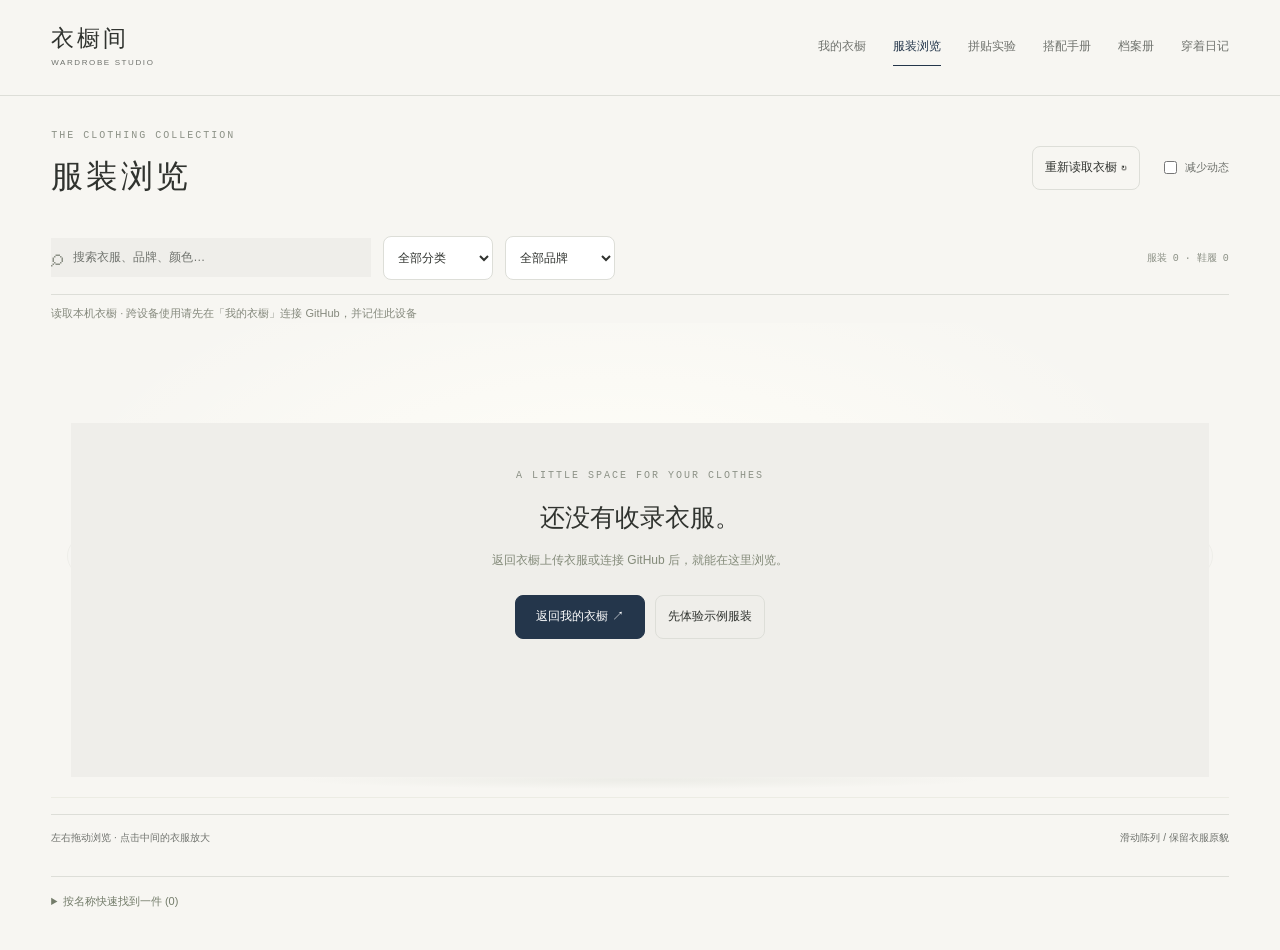
<file: rack.html>
<!doctype html>
<html lang="zh-CN"><head><meta charset="utf-8"><meta name="viewport" content="width=device-width,initial-scale=1"><meta name="theme-color" content="#f7f6f2"><meta name="description" content="滑动浏览，重新发现自己的衣服。支持品牌与分类筛选、拖动浏览和单件档案。"><meta http-equiv="Content-Security-Policy" content="default-src 'self'; connect-src 'self' https://api.github.com; img-src 'self' blob: data:; script-src 'self'; style-src 'self' 'unsafe-inline'; object-src 'none'; base-uri 'self'; form-action 'none'"><title>服装浏览 · 衣橱间</title><link rel="icon" href="./favicon.svg"><link rel="apple-touch-icon" href="./apple-touch-icon.png"><link rel="stylesheet" href="./rack.css?v=20261022-floating"><script src="./core.js?v=20261023-brands" defer></script><script src="./storage.js?v=20261020-image-bytes" defer></script><script src="./images.js?v=20261020-image-bytes" defer></script><script src="./cloud.js?v=20261024-sync-roundtrips" defer></script><script src="./demo.js" defer></script><script src="./rack-core.js?v=20261022-floating" defer></script><script src="./rack-app.js?v=20261023-brands" defer></script><link rel="stylesheet" href="./ui-theme.css?v=20261023-paper-navy">
</head>
<body><a class="skip" href="#rack-stage">跳到服装</a><header class="site-header"><a class="brand" href="./index.html">衣橱间<small>WARDROBE STUDIO</small></a><nav aria-label="页面"><a href="./index.html">我的衣橱</a><a href="./rack.html" aria-current="page">服装浏览</a><a href="./experiment.html">拼贴实验</a><a href="./index.html?view=outfits">搭配手册</a><a href="./index.html?view=book">档案册</a><a href="./wear.html">穿着日记</a></nav></header>
<main><header class="rack-heading"><div><p class="eyebrow">THE CLOTHING COLLECTION</p><h1>服装浏览</h1></div><div class="heading-actions"><button id="rack-refresh" class="quiet">重新读取衣橱 ↻</button><label class="motion-toggle"><input id="rack-reduce" type="checkbox"> 减少动态</label></div></header>
<div class="filters"><label class="search"><span aria-hidden="true">⌕</span><input id="rack-search" type="search" placeholder="搜索衣服、品牌、颜色…" aria-label="搜索衣服"></label><select id="rack-category" aria-label="按分类筛选"><option value="">全部分类</option></select><select id="rack-brand" aria-label="按品牌筛选"><option value="">全部品牌</option></select><span id="rack-count" class="filter-count"></span></div>
<p id="rack-status" class="status" role="status">正在读取你的衣橱…</p><p id="rack-error" class="error" role="alert" hidden></p>
<section id="rack-stage" class="rack-stage" aria-label="服装浏览。左右拖动或使用方向键切换，按 Enter 放大当前衣服。" tabindex="0" aria-roledescription="轮播"><div class="wall-light" aria-hidden="true"></div><div id="rack-pieces" class="pieces"></div><div class="floor-shadow" aria-hidden="true"></div><div id="rack-empty" class="empty" hidden><p class="eyebrow">A LITTLE SPACE FOR YOUR CLOTHES</p><h2 id="rack-empty-title">还没有收录衣服。</h2><p id="rack-empty-text">返回衣橱上传衣服或连接 GitHub 后，就能在这里浏览。</p><div><a class="primary" href="./index.html">返回我的衣橱 ↗</a><button id="rack-demo" class="quiet">先体验示例服装</button><button id="rack-reset" class="quiet" hidden>清除筛选</button></div></div><button id="rack-prev" class="rack-arrow previous" aria-label="上一件衣服">‹</button><button id="rack-next" class="rack-arrow next" aria-label="下一件衣服">›</button></section>
<section id="rack-selected-info" class="selected-info" aria-live="polite" aria-atomic="true"><p id="rack-index" class="eyebrow">00 / 00</p><h2 id="rack-name">—</h2><p id="rack-meta"></p><button id="rack-open" class="primary" disabled>放大看看 ↗</button></section>
<section id="rack-shoes" class="shoe-shelf" aria-labelledby="rack-shoe-title" hidden><header class="shoe-heading"><div><p class="eyebrow">ON THE LOWER SHELF</p><h2 id="rack-shoe-title">鞋履 <span id="rack-shoe-count">00</span></h2></div><p>左右滑动挑选 · 点击查看</p></header><div id="rack-shoe-row" class="shoe-row" role="group" aria-label="鞋履展示排"></div></section>
<div class="rack-footer"><span id="rack-hint">左右拖动浏览 · 点击中间的衣服放大</span><span>滑动陈列 / 保留衣服原貌</span></div>
<details class="index-panel"><summary>按名称快速找到一件 <span id="rack-index-count"></span></summary><div id="rack-directory" class="directory"></div></details>
</main>
<dialog id="rack-detail" aria-labelledby="rack-detail-name"><button id="rack-close" class="close" aria-label="关闭单件预览">×</button><div class="detail-layout"><div class="detail-picture"><div id="rack-detail-piece" class="detail-piece"><img id="rack-detail-image" alt=""><p id="rack-detail-image-status" role="status"></p></div></div><div class="detail-copy"><p class="eyebrow">A CLOSER LOOK</p><p id="rack-detail-brand" class="detail-brand"></p><h2 id="rack-detail-name"></h2><dl id="rack-detail-facts"></dl><p id="rack-detail-story" class="story"></p><p id="rack-detail-note" class="note"></p><a id="rack-archive" class="primary" href="./index.html">打开原档案 ↗</a><div class="detail-controls"><button id="rack-detail-prev" class="quiet">← 上一件</button><button id="rack-detail-next" class="quiet">下一件 →</button></div><p class="note">展示采用现有照片；单张正面图不还原背面。</p></div></div></dialog>
<noscript><p>请开启 JavaScript，以读取衣橱和浏览服装。</p></noscript></body></html>
</file>
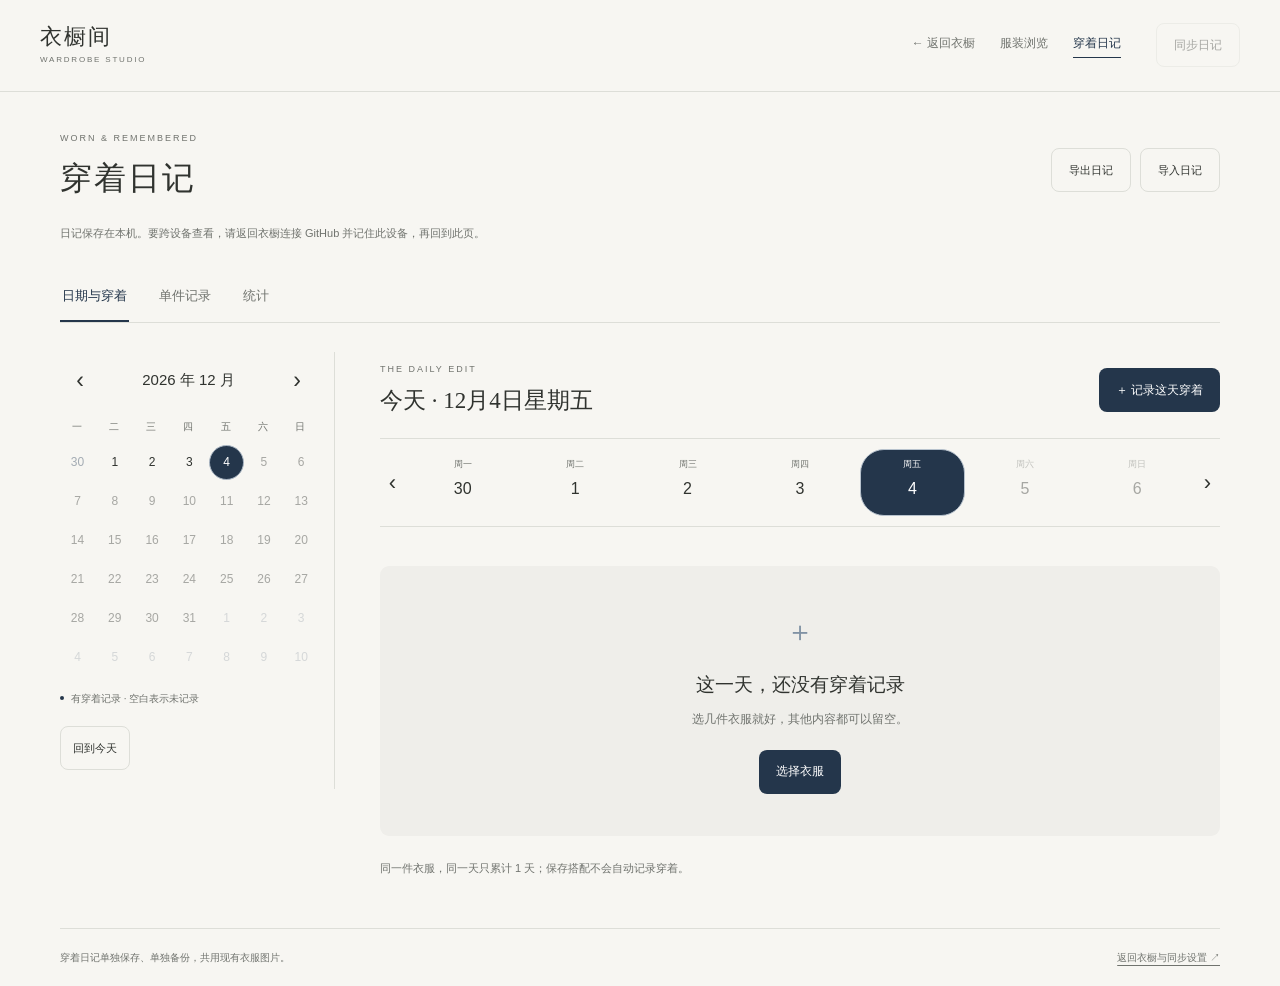
<file: wear.html>
<!doctype html>
<html lang="zh-CN">
<head>
<meta charset="utf-8"><meta name="viewport" content="width=device-width,initial-scale=1"><meta name="theme-color" content="#f7f6f2">
<meta http-equiv="Content-Security-Policy" content="default-src 'self'; connect-src 'self' https://api.github.com; img-src 'self' blob: data:; script-src 'self'; style-src 'self' 'unsafe-inline'; object-src 'none'; base-uri 'self'; form-action 'none'">
<title>穿着日记 · 衣橱间</title><meta name="description" content="记下今天穿了什么，查看每件衣服的穿着日期与天数。">
<link rel="icon" href="./favicon.svg?v=20261020-home-icon" type="image/svg+xml"><link rel="apple-touch-icon" href="./apple-touch-icon.png?v=20261020-home-icon">
<link rel="stylesheet" href="./wear.css?v=20261020-wear">
<script src="./core.js?v=20261023-brands" defer></script><script src="./storage.js?v=20261020-image-bytes" defer></script><script src="./cloud.js?v=20261024-sync-roundtrips" defer></script>
<script src="./wear-core.js?v=20261020-wear" defer></script><script src="./wear-store.js?v=20261020-wear" defer></script><script src="./wear-sync.js?v=20261020-wear" defer></script><script src="./wear-app.js?v=20261020-wear" defer></script>
<link rel="stylesheet" href="./ui-theme.css?v=20261023-paper-navy">
</head>
<body>
<a class="skip" href="#wear-main">跳到穿着日记</a>
<header class="wear-header"><a class="wear-brand" href="./">衣橱间<small>WARDROBE STUDIO</small></a><nav aria-label="页面"><a href="./">← 返回衣橱</a><a href="./rack.html?v=20261022-floating">服装浏览</a><a href="./wear.html" aria-current="page">穿着日记</a></nav><button id="wear-sync" class="quiet" disabled>同步日记</button></header>
<main id="wear-main">
  <header class="wear-heading"><div><p class="kicker">WORN &amp; REMEMBERED</p><h1>穿着日记</h1></div><div class="backup-actions"><button id="wear-export" class="quiet" disabled>导出日记</button><button id="wear-import" class="quiet" disabled>导入日记</button><input id="wear-import-file" type="file" accept="application/json,.json" hidden></div></header>
  <p id="wear-status" class="sync-status" role="status">正在打开本机穿着日记…</p>
  <p id="wear-error" class="error" role="alert" hidden></p>
  <nav class="wear-tabs" aria-label="日记视图"><button id="wear-tab-day" aria-pressed="true" aria-controls="wear-day-view">日期与穿着</button><button id="wear-tab-garment" aria-pressed="false" aria-controls="wear-garment-view">单件记录</button><button id="wear-tab-stats" aria-pressed="false" aria-controls="wear-stats-view">统计</button></nav>
  <section id="wear-day-view" aria-label="按日期记录穿着">
    <div class="day-layout"><aside class="calendar-panel" aria-label="穿着日期"><div class="calendar-toolbar"><button id="wear-month-prev" class="square" aria-label="上个月">‹</button><button id="wear-month-label" class="month-label" aria-expanded="false" aria-controls="wear-month-panel">月份</button><button id="wear-month-next" class="square" aria-label="下个月">›</button></div><div id="wear-month-panel" class="month-panel"><div class="weekdays" aria-hidden="true"><span>一</span><span>二</span><span>三</span><span>四</span><span>五</span><span>六</span><span>日</span></div><div id="wear-month-grid" class="month-grid" role="group" aria-label="月历"></div><p class="calendar-key"><span class="record-dot"></span>有穿着记录 · 空白表示未记录</p></div><button id="wear-today" class="quiet today-link">回到今天</button></aside>
    <div class="day-content"><div class="day-topline"><div><p class="kicker">THE DAILY EDIT</p><h2 id="wear-day-title">今天</h2></div><button id="wear-add" class="primary" disabled>＋ 记录这天穿着</button></div><div class="week-toolbar"><button id="wear-week-prev" class="square" aria-label="上一周">‹</button><div id="wear-week" class="week-strip" role="group" aria-label="一周日期"></div><button id="wear-week-next" class="square" aria-label="下一周">›</button></div><p id="wear-day-count" class="subtle"></p><div id="wear-day-list" class="day-garments"></div><div id="wear-day-empty" class="empty" hidden><span class="empty-symbol" aria-hidden="true">＋</span><h3>这一天，还没有穿着记录</h3><p>选几件衣服就好，其他内容都可以留空。</p><button id="wear-empty-add" class="primary">选择衣服</button></div><div id="wear-day-note" class="day-note" hidden></div><p class="count-note">同一件衣服，同一天只累计 1 天；保存搭配不会自动记录穿着。</p></div></div>
  </section>
  <section id="wear-garment-view" aria-labelledby="wear-garment-title" hidden><div class="view-title"><div><p class="kicker">ONE PIECE, MANY DAYS</p><h2 id="wear-garment-title">每件衣服，穿过的日子</h2></div><select id="wear-garment-sort" aria-label="单件记录排序"><option value="name">按品牌与名称</option><option value="most">穿着天数最多</option><option value="recent">最近记录穿着</option></select></div><div class="filters"><input id="wear-garment-search" type="search" aria-label="搜索单件记录" placeholder="搜索名称、品牌…"><select id="wear-garment-brand" aria-label="单件记录品牌"><option value="">全部品牌</option></select></div><div id="wear-garments" class="garment-grid"></div><p id="wear-garment-empty" class="empty" hidden>暂时没有找到衣服。已有衣服会自动读取，也可以返回衣橱上传或同步。</p></section>
  <section id="wear-stats-view" aria-labelledby="wear-stats-title" hidden><div class="view-title"><div><p class="kicker">YOUR WARDROBE, IN USE</p><h2 id="wear-stats-title">穿着回顾</h2></div><label class="period-label">范围<select id="wear-period"><option value="month">本月</option><option value="year">今年</option><option value="all">全部时间</option></select></label></div><div id="wear-metrics" class="metrics"></div><p id="wear-stats-note" class="count-note"></p><div class="ranking-title"><h3>这段时间常穿的衣服</h3><span class="subtle">按已记录天数排序</span></div><div id="wear-ranking" class="ranking"></div></section>
  <footer class="wear-footer"><span>穿着日记单独保存、单独备份，共用现有衣服图片。</span><a href="./">返回衣橱与同步设置 ↗</a></footer>
</main>
<dialog id="wear-picker" class="wear-dialog" aria-labelledby="wear-picker-title"><header class="dialog-heading"><div><p class="kicker">LOG WHAT YOU WORE</p><h2 id="wear-picker-title">记录穿着</h2></div><button id="wear-picker-close" class="square" aria-label="关闭，不保存本次修改">×</button></header><label class="field">日期<input id="wear-picker-date" type="date"></label><p class="subtle">先选日期，再勾选衣服。更换日期会载入该天已有记录。</p><label class="field">从已保存搭配加入<select id="wear-picker-outfit"><option value="">选择一套搭配（选填）</option></select></label><div class="filters"><input id="wear-picker-search" type="search" placeholder="搜索衣服或品牌…" aria-label="搜索可记录衣服"><select id="wear-picker-brand" aria-label="可记录衣服品牌"><option value="">全部品牌</option></select></div><p id="wear-picker-count" class="selection-count" role="status"></p><div id="wear-picker-grid" class="picker-grid"></div><label class="field">当天备注（选填）<textarea id="wear-picker-note" maxlength="1500" rows="2" placeholder="例如：晚餐、旅行，或一段穿着感受…"></textarea></label><p id="wear-picker-error" class="error" role="alert" hidden></p><footer class="dialog-footer"><button id="wear-picker-cancel" class="quiet">取消</button><button id="wear-picker-save" class="primary">保存记录</button></footer></dialog>
<dialog id="wear-piece-dialog" class="wear-dialog piece-dialog" aria-labelledby="wear-piece-title"><header class="dialog-heading"><div><p class="kicker">WEAR HISTORY</p><h2 id="wear-piece-title">单件穿着记录</h2></div><button id="wear-piece-close" class="square" aria-label="关闭单件穿着记录">×</button></header><div id="wear-piece-info" class="piece-info"></div><div class="piece-actions"><button id="wear-piece-today" class="primary">今天穿了</button><button id="wear-piece-edit" class="quiet">补记 / 编辑日期</button></div><div class="calendar-toolbar"><button id="wear-piece-prev" class="square" aria-label="单件月历上个月">‹</button><h3 id="wear-piece-month">月份</h3><button id="wear-piece-next" class="square" aria-label="单件月历下个月">›</button></div><p id="wear-piece-instruction" class="subtle"></p><div class="weekdays" aria-hidden="true"><span>一</span><span>二</span><span>三</span><span>四</span><span>五</span><span>六</span><span>日</span></div><div id="wear-piece-calendar" class="month-grid" role="group" aria-label="这件衣服的穿着日期"></div><p id="wear-piece-changes" class="selection-count" role="status"></p><p id="wear-piece-error" class="error" role="alert" hidden></p><div id="wear-piece-history" class="piece-history"></div><footer id="wear-piece-footer" class="dialog-footer" hidden><button id="wear-piece-cancel" class="quiet">放弃日期修改</button><button id="wear-piece-save" class="primary">保存日期</button></footer></dialog>
<dialog id="wear-conflicts" class="wear-dialog" aria-labelledby="wear-conflicts-title"><header class="dialog-heading"><div><p class="kicker">SYNC REVIEW</p><h2 id="wear-conflicts-title">请选择保留的日记内容</h2></div></header><p class="subtle">不同设备修改了同一条记录。选择后再同步，其他记录会自动合并。</p><div id="wear-conflict-list"></div><p id="wear-conflict-error" class="error" role="alert" hidden></p><footer class="dialog-footer"><button id="wear-conflict-cancel" class="quiet">稍后处理</button><button id="wear-conflict-save" class="primary">确认并同步</button></footer></dialog>
<div id="wear-toast" class="wear-toast" role="status" hidden><span id="wear-toast-text"></span><button id="wear-undo" hidden>撤销</button></div>
<noscript><p class="error">请启用 JavaScript 使用穿着日记。<a href="./">返回衣橱</a></p></noscript>
</body></html>
</file>
<file: styles.css>
@charset "UTF-8";
:root{--paper:#f7f6f2;--white:#ffffff;--ink:#30332f;--muted:#70736e;--line:#ddded8;--accent:#24364b;--accent-soft:#efeeea;--rose:#efeeea;--radius:18px;--serif:Georgia,"Noto Serif SC","Songti SC",SimSun,serif;--sans:-apple-system,BlinkMacSystemFont,"Segoe UI","PingFang SC","Microsoft YaHei",sans-serif}
*{box-sizing:border-box}body{margin:0;background:var(--paper);color:var(--ink);font:14px/1.65 var(--sans);-webkit-font-smoothing:antialiased}button,input,select,textarea{font:inherit;color:inherit}button{cursor:pointer}button:disabled{cursor:default;opacity:.4}button,input,select,textarea{-webkit-tap-highlight-color:transparent}button{border:0;background:none}button:focus-visible,a:focus-visible,input:focus-visible,select:focus-visible,textarea:focus-visible,[tabindex]:focus-visible{outline:3px solid #30332f;outline-offset:4px}a{color:inherit;text-decoration:none}img{max-width:100%;display:block}[hidden]{display:none!important}h1,h2,h3,p{margin:0}h1,h2,h3{font-weight:500}svg.icon{width:20px;height:20px;fill:none;stroke:currentColor;stroke-width:1.65;stroke-linecap:round;stroke-linejoin:round;flex-shrink:0}.icon-definitions{position:absolute;width:0;height:0;overflow:hidden}.skip-link{position:fixed;top:-100px;left:20px;z-index:20;padding:10px 20px;background:var(--white)}.skip-link:focus{top:10px}.site-header{height:101px;max-width:1450px;margin:auto;padding:0 52px;display:flex;align-items:center;justify-content:space-between;gap:28px;border-bottom:1px solid var(--line)}.brand{display:flex;align-items:center;gap:12px;font:22px/1.3 var(--serif);letter-spacing:3px;min-width:200px}.brand-mark{width:44px;height:44px;background:var(--accent-soft);display:grid;place-items:center;border-radius:50%}.brand-mark .icon{width:28px;height:28px}.brand small{display:block;font:8px/2 var(--sans);letter-spacing:2.1px;color:var(--muted)}.main-nav{display:flex;align-self:stretch;gap:34px}.nav-link{padding:6px 0 0;color:var(--muted);position:relative;font-size:14px;white-space:nowrap}.nav-link.active{color:var(--ink)}.nav-link.active:after{content:"";position:absolute;bottom:-1px;height:2px;background:var(--accent);left:0;right:0}.nav-count{font-size:10px;margin-left:4px;background:#efeeea;border-radius:20px;padding:1px 6px}.header-actions{display:flex;gap:12px;align-items:center}.button{display:inline-flex;align-items:center;justify-content:center;gap:8px;min-height:43px;padding:10px 18px;border-radius:8px;font-size:13px;white-space:nowrap;transition:background .18s,transform .18s}.button:not(:disabled):active{transform:translateY(1px)}.primary{background:var(--accent);color:#f7f6f2}.primary:not(:disabled):hover{background:#1b2a3d}.secondary{background:var(--white);border:1px solid var(--line)}.secondary:not(:disabled):hover{background:#efeeea}.ghost{background:transparent}.ghost:hover{background:#efeeea}.button .icon{width:17px;height:17px}.text-button{font-size:12px;display:inline-flex;align-items:center;justify-content:center;gap:6px;padding:5px 0;color:var(--accent)}.text-button:hover{text-decoration:underline;text-underline-offset:4px}.text-button .icon{width:15px;height:15px}.icon-button{width:34px;height:34px;display:inline-flex;align-items:center;justify-content:center;border-radius:50%;color:#70736e;flex-shrink:0}.icon-button:not(:disabled):hover{background:var(--accent-soft);color:var(--ink)}.icon-button[aria-pressed="true"]{color:#30332f;background:#f7f6f2}.icon-button[aria-pressed="true"] .icon{fill:currentColor;stroke:currentColor}.icon-button .icon{width:17px;height:17px}.mini-actions{display:flex;align-items:center;gap:2px}main{max-width:1450px;margin:auto;padding:32px 52px 0}.eyebrow{font-size:9px;font-weight:500;letter-spacing:2px;color:#70736e;margin-bottom:10px}.workspace{display:grid;grid-template-columns:minmax(0,1.23fr) minmax(340px,.85fr);gap:40px;align-items:start}.closet-panel{padding-top:5px;min-width:0}.section-heading{display:flex;align-items:center;justify-content:space-between;margin-bottom:23px;gap:14px}.section-heading .eyebrow{margin-bottom:5px;font-size:8px;letter-spacing:1.7px}.section-heading h2{font:22px/1.5 var(--serif);letter-spacing:.5px}.count{vertical-align:middle;display:inline-flex;align-items:center;justify-content:center;min-width:25px;height:21px;border:1px solid #30332f33;border-radius:15px;margin-left:7px;font:10px/1 var(--sans);color:var(--muted);padding:0 6px}.closet-controls{display:flex;gap:10px;margin-bottom:19px}.search{display:flex;align-items:center;gap:10px;background:#efeeeab8;flex:1;min-width:0;border-radius:8px;padding:0 13px;height:42px;color:#70736e}.search .icon{width:16px;height:16px}.search input{width:100%;min-width:0;background:none;border:0;outline:none;font-size:12px;height:100%}.search input::placeholder{color:#70736e}.closet-controls select{background:transparent;border:0;padding:0 15px 0 0;max-width:115px;font-size:11px;color:#70736e}.category-tabs{display:flex;gap:7px;flex-wrap:wrap;margin-bottom:23px}.category-tab{padding:5px 11px;font-size:11px;border-radius:30px;color:#70736e;transition:all .18s}.category-tab:hover{background:#efeeea}.category-tab.active{background:var(--accent);color:#f7f6f2}.garment-grid{display:grid;grid-template-columns:repeat(3,minmax(0,1fr));gap:23px 15px}.garment-card{position:relative;min-width:0}.garment-visual{aspect-ratio:4/5;background:#efeeea;border-radius:12px;position:relative;overflow:hidden;display:flex;align-items:center;justify-content:center;border:1px solid transparent;transition:border .18s,background .18s}.garment-card:hover .garment-visual{border-color:#30332f59;background:#e8e7e2}.garment-image-button{padding:24px 18px;width:100%;height:100%;position:absolute;inset:0;display:flex;justify-content:center;align-items:center}.garment-image-button img{width:100%;height:100%;object-fit:contain;mix-blend-mode:normal;filter:drop-shadow(0 4px 3px #30332f0b);user-select:none}.garment-card .card-favorite{position:absolute;top:8px;left:7px;width:27px;height:27px;z-index:1;background:#f7f6f2e0}.garment-card .card-edit{position:absolute;top:8px;right:7px;width:27px;height:27px;z-index:1;background:#f7f6f2e0}.garment-card .icon-button .icon{width:14px;height:14px}.card-add{position:absolute;right:8px;bottom:8px;width:29px;height:29px;background:#f7f6f2eb;color:var(--accent);border-radius:50%;display:grid;place-items:center;box-shadow:0 2px 9px #30332f0a}.card-add:hover{background:var(--accent);color:#f7f6f2}.card-add .icon{width:17px;height:17px}.demo-badge{position:absolute;bottom:10px;left:10px;font-size:8px;letter-spacing:1px;color:#70736e;pointer-events:none}.garment-name{font-size:11px;margin-top:10px;overflow:hidden;text-overflow:ellipsis;white-space:nowrap}.garment-meta{display:flex;gap:7px;align-items:center;color:#70736e;font-size:9px;margin-top:2px}.color-dot{width:6px;height:6px;border-radius:50%;display:inline-block;background:#30332f}.upload-tile{aspect-ratio:4/5;border:1px dashed #30332f40;border-radius:12px;display:flex;flex-direction:column;align-items:center;justify-content:center;gap:10px;color:#70736e;font-size:11px;background:#efeeea99;transition:background .2s}.upload-tile:hover{background:#efeeea}.upload-tile .icon{width:25px;height:25px}.closet-tip{display:flex;gap:6px;align-items:center;color:#70736e;font-size:10px;margin:28px 0}.closet-tip .icon{width:13px;height:13px}.filter-summary{font-size:11px;color:var(--muted);margin:-5px 0 14px}.styling-panel{border:1px solid var(--line);background:#ffffff;padding:23px 23px 15px;border-radius:var(--radius);min-width:0;box-shadow:0 5px 18px #30332f03}.styling-panel .section-heading{margin-bottom:15px}.styling-panel .section-heading h2{font-size:20px}.board-top{display:flex;align-items:center;gap:10px;padding:9px 0 13px}.board-top input{flex:1;width:0;background:none;border:none;font-size:11px;padding:2px 0;outline-offset:2px}.board-top input::placeholder{color:#70736e}.board-top>span{font-size:10px;color:#70736e;white-space:nowrap}.outfit-board{position:relative;aspect-ratio:4/5;background:#f7f6f2;border-radius:5px;overflow:hidden;isolation:isolate;outline-offset:4px;touch-action:pan-y}.board-layers{position:absolute;inset:0;pointer-events:none}.board-layer{position:absolute;pointer-events:auto;cursor:grab;user-select:none;touch-action:none;border:1px solid transparent;transform-origin:center;outline:none;min-width:0;padding:0;background:transparent}.board-layer:active{cursor:grabbing}.board-layer img{width:100%;height:100%;object-fit:contain;pointer-events:none;display:block;filter:drop-shadow(0 4px 3px #30332f0c)}.board-layer.selected{border:1px dashed #30332f}.board-layer:focus-visible{outline:2px solid #30332f;outline-offset:3px}.resize-handle{position:absolute;width:13px;height:13px;border-radius:50%;background:var(--accent);border:2px solid var(--white);right:-6px;bottom:-6px;cursor:nwse-resize;z-index:2;box-shadow:0 0 0 3px #30332f1a}.board-layer:not(.selected) .resize-handle{display:none}.board-empty{position:absolute;inset:0;display:flex;flex-direction:column;align-items:center;justify-content:center;color:#70736e;text-align:center;pointer-events:none}.board-empty .icon{width:31px;height:31px;stroke-width:1;margin-bottom:17px;color:#70736e}.board-empty p{font:18px/1.8 var(--serif);letter-spacing:1px}.board-empty span{font-size:10px;margin-top:14px;color:#70736e}.board-signature{position:absolute;bottom:16px;left:0;right:0;text-align:center;font:8px var(--serif);letter-spacing:3px;color:#70736e;pointer-events:none}.board-options{display:flex;justify-content:space-between;align-items:center;padding:13px 0 11px;gap:10px}.swatches{display:flex;gap:7px}.swatch{width:18px;height:18px;border-radius:50%;border:1px solid #30332f33;padding:0;position:relative}.swatch[aria-pressed="true"]:after{content:"";position:absolute;inset:-4px;border:1px solid #30332f;border-radius:50%}.board-options .text-button{font-size:10px;color:#70736e}.board-options .icon{width:13px;height:13px}.board-actions{display:flex;gap:10px;margin-top:8px}.board-actions .button{flex:1;padding-left:8px;padding-right:8px;min-height:40px;font-size:11px}.board-help{text-align:center;font-size:9px;color:#70736e;margin-top:12px}.layer-editor{background:#efeeeaad;border-radius:9px;padding:9px 12px;margin:2px 0 13px}.layer-editor-top{display:flex;align-items:center;justify-content:space-between;gap:10px;margin-bottom:5px}.layer-editor-top>span{font-size:10px;overflow:hidden;text-overflow:ellipsis;white-space:nowrap}.layer-editor .icon-button{width:27px;height:27px}.layer-editor .icon{width:14px;height:14px}.range-label{display:flex;align-items:center;gap:10px;font-size:10px;color:#70736e;margin-top:5px}.range-label input{flex:1;min-width:0;accent-color:var(--accent);height:17px}.range-label output{width:33px;text-align:right;font-size:9px}.empty-state{display:flex;flex-direction:column;align-items:center;text-align:center;padding:49px 14px 35px;min-height:390px;border:1px dashed #30332f33;border-radius:13px;background:#efeeea}.empty-state h3{font:20px/1.8 var(--serif);margin:8px 0 10px}.empty-state p{font-size:12px;line-height:2;color:#70736e;margin-bottom:23px}.empty-state>.icon{width:33px;height:33px;stroke-width:1;margin-bottom:14px;color:#70736e}.empty-state .text-button{margin-top:13px;font-size:11px}.empty-closet{height:90px;width:190px;position:relative;border:1px solid #30332f59;border-bottom:0;border-radius:45px 45px 0 0;margin-bottom:5px}.empty-closet:before,.empty-closet:after{content:"";height:1px;width:15px;background:#30332f59;position:absolute;bottom:0}.empty-closet:before{left:-7px}.empty-closet:after{right:-7px}.rail{border-top:1px solid #30332f59;position:absolute;top:28px;left:8px;right:8px;display:flex;justify-content:center;gap:10px;padding-top:0}.rail .icon{color:#70736e;width:38px;height:38px;margin-top:-5px}.rail .icon:nth-child(2){transform:rotate(-8deg)}.small-empty{min-height:290px;padding-top:30px}.site-footer{display:flex;align-items:center;justify-content:space-between;gap:20px;border-top:1px solid var(--line);margin-top:45px;padding:21px 0 25px;color:#70736e;font-size:10px}.site-footer>span:first-child{display:flex;align-items:center;gap:7px}.status-dot{width:5px;height:5px;background:#30332f;border-radius:50%;display:inline-block}.site-footer .text-button{font-size:10px;color:#70736e}.footer-tagline{font:11px var(--serif);font-style:italic;letter-spacing:.4px}.outfits-view{padding:4px 0 15px;min-height:500px}.outfits-view .section-heading{margin-bottom:12px}.outfits-intro{font-size:12px;color:var(--muted);margin-bottom:28px}.outfit-grid{display:grid;grid-template-columns:repeat(4,minmax(0,1fr));gap:25px}.outfit-card{min-width:0}.outfit-preview{width:100%;aspect-ratio:4/5;background:#f7f6f2;border-radius:10px;position:relative;overflow:hidden;display:block;isolation:isolate}.outfit-preview img{position:absolute;object-fit:contain;pointer-events:none}.outfit-preview:hover{box-shadow:0 0 0 2px #30332f40}.outfit-title{font:16px/1.6 var(--serif);margin-top:12px;overflow:hidden;text-overflow:ellipsis;white-space:nowrap}.outfit-caption{color:#70736e;font-size:10px;margin:3px 0 7px}.outfit-card-actions{display:flex;justify-content:space-between;align-items:center;gap:10px}.modal{border:1px solid var(--line);border-radius:19px;padding:28px;background:var(--white);color:var(--ink);width:min(720px,calc(100% - 32px));max-height:calc(100dvh - 48px);overflow:auto;box-shadow:0 20px 100px #30332f30}.modal::backdrop{background:#30332f54;backdrop-filter:blur(5px)}.modal-heading{display:flex;align-items:center;justify-content:space-between;gap:20px;margin-bottom:15px}.modal-heading .eyebrow{font-size:8px;margin-bottom:4px}.modal h2{font:25px/1.5 var(--serif)}.muted{color:var(--muted);font-size:12px;line-height:1.9}.subtle{font-size:10px;color:#70736e}.batch-category{display:flex;gap:12px;align-items:center;flex-wrap:wrap;margin:23px 0 9px;font-size:12px}.batch-category select,.upload-row select{background:#efeeeaa6;border:1px solid var(--line);border-radius:6px;padding:7px 10px;font-size:11px}.upload-progress{font-size:11px;color:var(--accent);margin:14px 0}.upload-list{display:flex;flex-direction:column;gap:10px;max-height:45vh;overflow:auto;padding:2px}.upload-row{display:grid;grid-template-columns:66px minmax(0,1fr) 105px 28px;gap:12px;align-items:center;border:1px solid var(--line);border-radius:9px;padding:8px;background:#ffffff}.upload-thumb{height:75px;width:66px;background:#efeeea;border-radius:5px;object-fit:contain;padding:7px}.upload-row input{width:100%;padding:8px;background:none;border:none;font-size:12px;border-bottom:1px solid var(--line)}.upload-filename{font-size:9px;color:#70736e;margin:4px 8px 0;overflow:hidden;text-overflow:ellipsis;white-space:nowrap;max-width:260px}.modal-footer{display:flex;justify-content:space-between;gap:14px;align-items:center;margin-top:23px;padding-top:18px;border-top:1px solid var(--line)}.notice{padding:15px 17px;background:#efeeeaa6;border-radius:9px;font-size:12px;line-height:1.9;color:#70736e;margin:20px 0}.notice strong{font-weight:500;color:var(--accent)}.notice p{margin-top:5px}.error-notice{background:#30332f12;color:#30332f;white-space:pre-line}.edit-content{display:grid;grid-template-columns:1fr 1fr;gap:28px;margin-top:22px}.edit-preview{height:320px;display:flex;align-items:center;justify-content:center;padding:26px;background:#efeeea;border-radius:12px}.edit-preview img{object-fit:contain;width:100%;height:100%}.image-tools{display:flex;align-items:center;justify-content:space-between;gap:6px;margin-top:12px}.small{font-size:10px;padding:6px 10px;min-height:32px}.image-tools .text-button{font-size:10px}.fine-print{font-size:10px;line-height:1.8;color:#70736e;margin-top:11px}.edit-content form{display:flex;flex-direction:column;gap:14px}.edit-content form label{display:flex;flex-direction:column;gap:5px;font-size:12px}.edit-content label .subtle{display:inline}.edit-content input,.edit-content select,.edit-content textarea{width:100%;background:#efeeea94;border:1px solid var(--line);border-radius:6px;padding:9px 10px;font-size:12px;resize:vertical}.full-width{width:100%}.edit-bottom{display:flex;justify-content:space-between;gap:16px;padding-top:20px;margin-top:20px;border-top:1px solid var(--line)}.danger-text{color:#30332f!important}.backup-modal{max-width:530px}.backup-option{width:100%;display:flex;text-align:left;align-items:center;gap:15px;padding:19px 0;border-bottom:1px solid var(--line)}.backup-option>span:nth-child(2){flex:1}.backup-option strong{display:block;font-size:13px;font-weight:500;margin-bottom:3px}.backup-option small{display:block;color:var(--muted);font-size:10px;line-height:1.8}.backup-option>.icon{width:17px;color:#70736e}.option-icon{height:42px;width:42px;display:grid;place-items:center;background:var(--accent-soft);border-radius:50%;color:var(--accent)}.backup-modal>.text-button{margin-top:20px}.help-modal{max-width:590px}.help-list{padding-left:20px}.help-list li{padding-left:7px;margin:23px 0}.help-list li::marker{color:#70736e;font:14px var(--serif)}.help-list strong{font-weight:500;font-size:14px}.help-list p{font-size:12px;color:var(--muted);margin-top:7px;line-height:1.9}.help-actions{display:flex;gap:15px;align-items:center;justify-content:space-between;flex-wrap:wrap}.confirm-modal{max-width:410px}.confirm-modal h2{font-size:21px;margin-bottom:12px}.confirm-modal .modal-footer{justify-content:flex-end}.toast{position:fixed;bottom:25px;left:50%;transform:translateX(-50%);z-index:50;background:#30332f;color:#f7f6f2;padding:12px 23px;border-radius:9px;box-shadow:0 5px 30px #30332f33;font-size:12px;max-width:calc(100% - 32px);text-align:center}.busy-overlay{position:fixed;inset:0;z-index:70;background:#f7f6f2eb;backdrop-filter:blur(4px);display:flex;flex-direction:column;align-items:center;justify-content:center;gap:20px;font-size:13px;color:var(--accent)}.spinner{width:29px;height:29px;border-radius:50%;border:2px solid #efeeea;border-top-color:var(--accent);animation:spin .8s linear infinite}@keyframes spin{to{transform:rotate(360deg)}}.noscript{margin:30px;padding:20px;border:1px solid #30332f40}.outfit-board.dragging{touch-action:none}
.busy-overlay{width:100vw;height:100dvh;max-width:none;max-height:none;border:0;margin:0;color:var(--accent)}.busy-overlay::backdrop{background:transparent}
@media(min-width:1500px){.workspace{gap:54px}.garment-grid{gap:27px 20px}}
@media(max-width:1150px){.site-header{padding:0 30px}.brand{min-width:175px}.main-nav{gap:20px}main{padding:28px 30px 0}.workspace{gap:25px;grid-template-columns:minmax(0,1fr) minmax(330px,.9fr)}.garment-grid{grid-template-columns:repeat(2,minmax(0,1fr));gap:20px 15px}.styling-panel{padding:21px 19px 14px}.outfit-grid{grid-template-columns:repeat(3,minmax(0,1fr))}}
@media(max-width:820px){.site-header{height:auto;min-height:96px;flex-wrap:wrap;padding:20px 24px 0;gap:13px}.brand{font-size:20px;min-width:0}.brand-mark{height:38px;width:38px}.brand-mark .icon{width:25px;height:25px}.brand small{font-size:7px}.header-actions{margin-left:auto;gap:3px}.header-actions .button{min-height:37px;font-size:11px;padding:8px 12px}.main-nav{width:100%;order:3;height:44px;justify-content:center;gap:45px}.nav-link{font-size:12px;padding-top:0}main{padding:24px 24px 0}.workspace{grid-template-columns:minmax(0,1fr) minmax(290px,.95fr);gap:20px}.styling-panel{padding:17px 14px 13px}.section-heading h2{font-size:20px}.category-tabs{gap:3px}.category-tab{font-size:10px;padding:5px 9px}.closet-controls{gap:4px}.closet-controls select{max-width:75px;font-size:10px}.search{padding:0 9px;gap:5px}.search input{font-size:10px}.garment-grid{gap:18px 11px}.garment-image-button{padding:23px 12px}.garment-name{font-size:10px}.site-footer{margin-top:30px;flex-wrap:wrap}.footer-tagline{display:none}.outfit-grid{gap:20px;grid-template-columns:repeat(3,minmax(0,1fr))}}
@media(max-width:660px){.site-header{padding-left:18px;padding-right:18px}.brand{gap:9px;letter-spacing:2px}.backup-button span{display:none}.header-actions .primary{padding:8px 11px}main{padding:24px 18px 0}.workspace{grid-template-columns:1fr;gap:30px}.closet-panel .section-heading{margin-bottom:16px}.closet-controls select{max-width:100px;font-size:11px}.search input{font-size:12px}.category-tabs{gap:6px;margin-bottom:19px}.category-tab{font-size:11px;padding:5px 10px}.garment-grid{grid-template-columns:repeat(3,minmax(0,1fr));gap:17px 11px}.garment-name{font-size:10px}.garment-card .card-favorite,.garment-card .card-edit{top:5px;width:23px;height:23px}.garment-card .card-favorite{left:4px}.garment-card .card-edit{right:4px}.garment-card .icon-button .icon{width:12px;height:12px}.card-add{width:26px;height:26px;right:6px;bottom:6px}.garment-image-button{padding:25px 12px 20px}.garment-visual,.upload-tile{border-radius:9px}.garment-meta{font-size:8px}.demo-badge{font-size:7px;left:7px;bottom:9px}.upload-tile{font-size:10px}.upload-tile .icon{width:22px;height:22px}.closet-tip{margin:19px 0 0;font-size:10px}.styling-panel{padding:21px 20px 17px;max-width:490px;width:100%;margin:auto}.outfit-board{max-height:600px}.board-top input{font-size:12px}.board-actions .button{font-size:12px;min-height:43px}.board-help{font-size:10px}.board-options .text-button{font-size:11px}.board-options{padding-top:16px;padding-bottom:16px}.board-signature{font-size:9px;bottom:19px}.layer-editor-top>span,.range-label{font-size:11px}.outfit-grid{grid-template-columns:repeat(2,minmax(0,1fr));gap:24px 16px}.outfit-title{font-size:15px}.outfits-view .section-heading h2{font-size:21px}.outfits-view .section-heading .button{font-size:10px;min-height:37px;padding:8px 11px}.empty-state{min-height:355px;padding:39px 14px 28px}.modal{padding:22px 18px;max-height:calc(100dvh - 26px);width:calc(100% - 22px);border-radius:15px}.modal h2{font-size:23px}.upload-row{grid-template-columns:50px minmax(0,1fr) 79px 23px;gap:5px;padding:7px}.upload-thumb{width:50px;height:65px;padding:4px}.upload-row input{font-size:11px;padding:7px 4px}.upload-row select{padding:6px 2px;font-size:10px;width:79px}.upload-filename{font-size:8px;max-width:140px;margin-left:4px}.upload-row .icon-button{width:23px;height:23px}.upload-list{max-height:48vh}.batch-category{gap:7px;font-size:11px}.batch-category select{font-size:10px;max-width:170px}.edit-content{grid-template-columns:1fr;gap:20px}.edit-preview{height:255px}.edit-content form{gap:12px}.image-tools{justify-content:center;gap:25px}.edit-bottom{gap:8px}.edit-bottom .text-button{font-size:10px}.backup-option{gap:11px}.backup-option strong{font-size:12px}.backup-option small{font-size:10px}.option-icon{width:37px;height:37px}.help-list li{margin:18px 0}.site-footer{font-size:9px;gap:12px}.site-footer .text-button{font-size:9px}}
@media(prefers-reduced-motion:reduce){*,*:before,*:after{scroll-behavior:auto!important;animation:none!important;transition:none!important}}

/* Keep labels and selection handles legible on all three canvas colors. */
.board-empty,.board-empty .icon,.board-empty span,.board-signature{color:var(--board-ink,#30332f)}.board-empty{opacity:.7}.board-signature{opacity:.65}.board-layer.selected{border-color:var(--board-ink,#30332f)}.resize-handle{background:var(--board-ink,#30332f)}

/* Quiet neutral surfaces with a restrained mist-blue accent. */
.empty-state{background:#efeeea}.garment-visual{background:#efeeea}.garment-card:hover .garment-visual{background:#e8e7e2}.search{background:#efeeea}.upload-tile{background:#f7f6f2}.styling-panel{box-shadow:0 4px 22px #30332f04}.danger-text{color:#24364b!important}

/* Optional garment records. */
.garment-title{display:block;padding:0;text-align:left;width:100%;overflow:hidden;text-overflow:ellipsis;white-space:nowrap;font:inherit}
.garment-title:hover{text-decoration:underline;text-underline-offset:3px}
.garment-brand{font-size:10px;color:var(--muted);margin-top:2px;overflow:hidden;text-overflow:ellipsis;white-space:nowrap}
.garment-meta{overflow-wrap:anywhere;line-height:1.6}
.garment-purchase{display:flex;gap:7px;align-items:center;flex-wrap:wrap;margin-top:6px}
.garment-price{font-size:11px;font-weight:500}
.purchase-badge{font-size:8px;line-height:1.6;padding:1px 6px;border-radius:12px;background:var(--accent-soft);color:var(--accent)}
.edit-modal{width:min(900px,calc(100% - 32px))}
.edit-content{grid-template-columns:minmax(0,.85fr) minmax(0,1.25fr);gap:28px}
.edit-image-column{min-width:0;align-self:start;position:sticky;top:0}
.edit-content form{min-width:0;gap:16px}
.record-hint{font-size:11px;color:var(--muted)}
.record-group{border:0;padding:0;margin:0;min-width:0}
.record-group legend{padding:0;margin-bottom:11px;font-size:12px;color:var(--accent);font-weight:500}
.record-fields{display:grid;grid-template-columns:repeat(2,minmax(0,1fr));gap:12px}
.edit-content .record-fields label{font-size:11px;min-width:0}
.edit-content input,.edit-content select,.edit-content textarea{min-width:0;max-width:100%;margin:0}
.edit-content input,.edit-content select{min-height:38px;padding:8px 9px}
.field-wide{grid-column:1/-1}
.price-field>label{margin-bottom:5px}
.price-inputs{display:flex;gap:8px;min-width:0}
.price-inputs select{width:105px;flex-shrink:0}
.price-inputs input{flex:1;width:0}
@media(max-width:660px){.edit-modal{width:calc(100% - 22px)}.edit-content{grid-template-columns:1fr;gap:20px}.edit-image-column{position:static}.edit-preview{height:230px}.record-fields{gap:12px 10px}.edit-content input,.edit-content select,.edit-content textarea{font-size:16px}.garment-brand{font-size:9px}.garment-price{font-size:10px}}

/* Purchase value and brand browsing. */
.value-overview{background:#efeeea;border:1px solid var(--line);border-radius:12px;padding:16px 18px 12px;margin-bottom:20px}
.value-metrics{display:grid;grid-template-columns:repeat(2,minmax(0,1fr));gap:18px}
.value-metrics>div+div{padding-left:18px;border-left:1px solid var(--line)}
.value-label{font-size:10px;color:var(--muted);margin-bottom:6px}
.value-total{display:flex;flex-direction:column;gap:3px;font:24px/1.4 var(--serif);color:var(--accent);overflow-wrap:anywhere;font-variant-numeric:tabular-nums}
.original-total{font-size:21px;color:var(--muted)}
.value-placeholder{font:13px/1.8 var(--sans);color:var(--muted)}
.value-note{font-size:9px;color:var(--muted);line-height:1.8;margin-top:12px}
.brand-filter-row{display:flex;gap:10px;align-items:center;margin:-5px 0 17px;font-size:11px;color:var(--muted)}
.brand-filter-row select{min-width:0;max-width:calc(100% - 40px);padding:7px 28px 7px 10px;border:1px solid var(--line);border-radius:7px;background:var(--white);font-size:11px;color:var(--ink)}
.garment-original{font-size:9px;color:var(--muted)}
.record-note{font-size:10px;color:var(--muted);line-height:1.8}
@media(max-width:660px){.value-overview{padding:14px 14px 11px}.value-metrics{gap:12px}.value-metrics>div+div{padding-left:12px}.value-total{font-size:23px}.original-total{font-size:20px}.brand-filter-row select{min-height:38px;font-size:12px}}

/* Private GitHub synchronization. */
.cloud-button{font-size:11px;padding:9px 10px}
.cloud-modal{max-width:620px}
.cloud-status-box{background:var(--accent-soft);border-radius:10px;padding:15px 17px;margin:15px 0}
.cloud-status-box p{font-size:13px;color:var(--accent)}
.cloud-status-box span,.cloud-status-box small{display:block;color:var(--muted);font-size:10px;margin-top:5px;overflow-wrap:anywhere}
.cloud-form{display:flex;flex-direction:column;gap:13px;margin-top:20px}
.cloud-form label{display:flex;flex-direction:column;gap:6px;font-size:12px;min-width:0}
.cloud-form input:not([type=checkbox]),.cloud-conflict-row select{width:100%;min-width:0;background:#efeeea94;border:1px solid var(--line);border-radius:7px;padding:10px;font-size:12px}
.cloud-form .fine-print{margin-top:0}
.cloud-form a{text-decoration:underline;text-underline-offset:3px;color:var(--accent)}
.cloud-form label.cloud-check,.cloud-check{display:flex;flex-direction:row;gap:8px;align-items:flex-start;font-size:11px;line-height:1.8;color:var(--muted)}
.cloud-check input{width:15px;height:15px;flex-shrink:0;margin:3px 0 0;accent-color:var(--accent)}
.cloud-controls{display:flex;justify-content:space-between;align-items:center;gap:15px;flex-wrap:wrap;border-top:1px solid var(--line);margin-top:20px;padding-top:18px}
.cloud-controls>div{display:flex;gap:15px;align-items:center}
.cloud-conflict-list{display:flex;flex-direction:column;gap:15px;margin-top:20px}
.cloud-conflict-row{display:flex;flex-direction:column;gap:6px;border:1px solid var(--line);border-radius:9px;padding:12px}
.cloud-conflict-row strong{font-size:13px;font-weight:500}
.cloud-image-pending{color:var(--muted);font-size:10px}
@media(max-width:660px){.cloud-button{font-size:10px;padding-left:8px;padding-right:8px}.cloud-form input:not([type=checkbox]),.cloud-conflict-row select{font-size:16px}.cloud-controls .button{font-size:11px;min-height:37px}}

/* A personal collection: quiet paper, paired photographs, and room for the story. */
.archive-modal{width:min(1000px,calc(100% - 28px));max-width:1000px;background:var(--paper);padding:0;overflow-x:hidden}
.archive-top{display:flex;justify-content:space-between;align-items:center;padding:22px 32px 0;gap:12px}.archive-top .eyebrow{font-size:9px;letter-spacing:.16em}
.archive-heading{padding:24px 36px 28px}.archive-brand{font:32px/1.3 var(--serif);letter-spacing:.04em;margin-bottom:9px}.archive-heading h2{font:22px/1.5 var(--serif);overflow-wrap:anywhere}.archive-heading .subtle{margin-top:10px;font-size:11px}
.archive-gallery{display:flex;gap:18px;padding:0 36px 6px;overflow-x:auto;scroll-snap-type:x mandatory;scroll-padding:36px}.archive-photo{flex:0 0 calc((100% - 18px)/2);min-width:0;scroll-snap-align:start;margin:0}.archive-photo:only-child{flex-basis:100%}.archive-photo img{width:100%;height:420px;object-fit:contain;background:#f0f1ed;border:1px solid #e6e7e0;padding:18px}.archive-photo figcaption{padding:12px 2px;font-size:11px;overflow-wrap:anywhere}.archive-photo figcaption strong{font-weight:500;letter-spacing:.06em}.archive-photo figcaption p{margin-top:5px;color:var(--muted);white-space:pre-wrap}.archive-photo a,.archive-source{font-size:11px;text-decoration:underline;text-underline-offset:3px;color:var(--accent);overflow-wrap:anywhere}.archive-gallery-tip{font-size:10px;color:var(--muted);padding:0 36px 16px}
.archive-body{padding:0 36px 30px}.archive-section{border-top:1px solid var(--line);padding:25px 0}.archive-section .eyebrow{font-size:9px;letter-spacing:.18em;color:#8b7771}.archive-section h3{font:21px/1.5 var(--serif);margin:6px 0 15px}.archive-facts{display:grid;grid-template-columns:repeat(2,minmax(0,1fr));gap:18px 28px;margin:0}.archive-facts>div{min-width:0}.archive-facts dt{font-size:10px;color:var(--muted);margin-bottom:5px}.archive-facts dd{font-size:13px;margin:0;white-space:pre-wrap;overflow-wrap:anywhere}.archive-story{font-size:13px;line-height:2;white-space:pre-wrap;overflow-wrap:anywhere}.archive-section .muted{font-size:12px}.archive-section #archive-reference{margin-top:18px}.archive-section #archive-notes{margin-top:18px;color:var(--muted)}
.archive-footer{padding-top:20px;border-top:1px solid var(--line)}.archive-actions{display:flex;gap:12px;flex-wrap:wrap;align-items:center;margin-top:16px}.archive-actions .button{font-size:12px}.archive-actions .text-button{font-size:11px}.archive-photo-editors{display:flex;flex-direction:column;gap:14px;margin-top:15px}.archive-photo-editor{padding:12px;border:1px solid var(--line);border-radius:10px;background:var(--paper);display:grid;grid-template-columns:70px minmax(0,1fr);gap:12px}.archive-photo-editor>img{width:70px;height:105px;object-fit:contain;background:var(--white)}.archive-photo-editor>div{display:flex;flex-direction:column;gap:10px;min-width:0}.archive-photo-editor label{font-size:10px}.archive-photo-editor .text-button{font-size:11px;align-self:flex-start}.archive-edit-group{padding-top:16px;border-top:1px solid var(--line)}
@media(max-width:660px){.archive-modal{width:calc(100% - 16px);max-height:94dvh}.archive-top{padding:14px 18px 0}.archive-top .eyebrow{font-size:8px;letter-spacing:.08em}.archive-heading{padding:20px 22px}.archive-brand{font-size:27px}.archive-heading h2{font-size:21px}.archive-gallery{gap:12px;padding-left:22px;padding-right:22px;scroll-padding:22px}.archive-photo{flex-basis:88%}.archive-photo img{height:350px;padding:12px}.archive-gallery-tip{padding-left:22px;padding-right:22px}.archive-body{padding:0 22px 24px}.archive-facts{gap:16px}.archive-actions .button{flex:1;min-width:120px}.archive-actions .text-button{width:100%;text-align:center}.archive-photo-editor{grid-template-columns:58px minmax(0,1fr)}.archive-photo-editor>img{width:58px;height:90px}}

/* Loading and decoding failures must not look like a missing wardrobe record. */
.garment-image-button:has(img.cloud-image-pending)::after,.garment-image-button:has(img.cloud-image-failed)::after{position:absolute;inset:42% 12px auto;content:'正在加载图片…';font-size:11px;line-height:1.8;color:var(--muted);text-align:center;pointer-events:none}
.garment-image-button:has(img.cloud-image-failed)::after{content:'图片暂未加载 · 同步后重试'}
.archive-photo{position:relative}.archive-photo:has(img.cloud-image-pending)::before,.archive-photo:has(img.cloud-image-failed)::before{position:absolute;top:180px;left:15px;right:15px;text-align:center;font-size:12px;color:var(--muted);content:'正在加载图片…';pointer-events:none}.archive-photo:has(img.cloud-image-failed)::before{content:'图片暂未加载，请同步后重试'}
.archive-source-note{font-size:12px;color:var(--muted);white-space:pre-wrap;overflow-wrap:anywhere}#edit-error{font-size:12px;line-height:1.8;white-space:pre-wrap;overflow-wrap:anywhere;margin:0}

/* Main-color discovery and filtering. */
.primary-color-section{margin:14px 0 17px}.primary-color-heading{display:flex;align-items:center;justify-content:space-between;gap:12px;margin-bottom:9px;font-size:12px;color:#7e7370}.primary-color-heading>div{display:flex;gap:12px}.primary-color-heading .text-button{font-size:11px}.primary-color-list{display:flex;flex-wrap:wrap;gap:7px}.color-chip{display:inline-flex;align-items:center;gap:6px;padding:6px 9px;border:1px solid #e5dfda;border-radius:20px;background:transparent;color:#625954;font:inherit;font-size:11px;white-space:nowrap;cursor:pointer;min-height:34px}.color-chip[aria-pressed=true]{border-color:#74635f;background:#eee7e1;box-shadow:inset 0 0 0 1px #74635f}.color-chip[aria-pressed=true] .color-dot:after{content:'✓';font-size:10px;color:#fff;text-shadow:0 1px 2px #000;position:absolute;inset:0;display:grid;place-items:center}.color-dot{position:relative;display:inline-block;flex:0 0 16px;width:16px;height:16px;border-radius:50%;border:1px solid #0002}.color-dot[data-color=all]{background:conic-gradient(#c78b91,#e4c87e,#8ca583,#83a2bc,#c78b91)}.color-dot[data-color=multi]{background:conic-gradient(#a85b59 0 25%,#7b9571 25% 50%,#bca366 50% 75%,#6987a1 75%)}.color-dot[data-color=unknown]{background:repeating-conic-gradient(#ddd 0% 25%,#fafafa 0% 50%) 0/8px 8px}.color-chip-count{color:#978c86;font-size:10px}.primary-color-status{font-size:10px;line-height:1.7;color:#948981;margin:8px 0 0}.color-expand{display:none}.garment-color-label{display:block;font-size:10px;color:#8d8079;margin-top:3px}.upload-color{display:flex;align-items:center;gap:6px;margin-top:6px;font-size:11px;color:#887b73}.upload-color select{width:auto!important;min-width:75px;padding:4px 6px!important;font-size:11px!important}.busy-overlay .text-button{margin-top:12px}
@media(max-width:650px){.primary-color-list{flex-wrap:nowrap;overflow-x:auto;padding:2px 1px 8px;scrollbar-width:thin}.primary-color-list[data-expanded=true]{flex-wrap:wrap;overflow:visible}.color-expand{display:inline-flex}.color-chip{min-height:38px;padding:7px 10px}.primary-color-heading{font-size:11px}.primary-color-heading .text-button{font-size:10px}.upload-color{font-size:9px;gap:3px}.upload-color select{min-width:62px}}
</file>
<file: archive-book.css>
/* A private fashion research desk, independent of the main wardrobe palette. */
.book-view{--book-mono:"Courier New",Courier,"Songti SC",monospace;--book-hand:"Kaiti SC",KaiTi,"Songti SC",serif;--book-ink:#222429;--book-muted:#6b6e75;--book-blue:#263b58;--book-line:#d9dbdd;--ink:var(--book-ink);--muted:var(--book-muted);--accent:var(--book-blue);--paper:#f8f8f6;--white:#fff;--line:var(--book-line);background:#fafaf9;color:var(--book-ink);padding:26px 20px 35px;margin:0 auto;max-width:1400px;isolation:isolate;overflow-wrap:anywhere}
.book-view :focus-visible{outline-color:var(--book-blue)}.book-kicker,.book-code,.book-type,.book-page-number{font:9px/1.8 var(--book-mono);letter-spacing:.055em;color:var(--book-muted)}
.book-heading{display:flex;justify-content:space-between;align-items:center;gap:20px;border-bottom:1px solid var(--book-ink);padding-bottom:21px;margin-bottom:26px}.book-heading h1{font:29px/1.5 var(--serif);letter-spacing:.06em;margin-top:8px}.book-volume{display:flex;align-items:center;gap:12px;text-align:right;flex-shrink:0}.book-volume strong{font:36px/1 var(--book-mono);letter-spacing:-.07em}.book-volume span{font:8px/1.6 var(--book-mono);max-width:78px}
.book-shell{display:grid;grid-template-columns:224px minmax(0,1fr);gap:28px;align-items:start}.book-sidebar{position:sticky;top:18px;max-height:calc(100dvh - 36px);overflow-y:auto;overscroll-behavior:contain;scrollbar-width:thin;min-width:0;padding:0 15px 10px 0;border-right:1px solid var(--book-line);scroll-margin-top:20px}.book-index-divider{padding:2px 0 15px;border-bottom:1px solid var(--book-line)}.book-index-divider>.book-kicker{font-size:11px;color:var(--book-ink);font-weight:400}.book-results{font:9px/1.8 var(--book-mono);color:var(--book-muted);margin-top:6px}
.book-controls{display:flex;flex-direction:column;gap:10px;padding:14px 0 17px}.book-search{display:flex;align-items:center;gap:8px;min-width:0;padding:8px 0;border-bottom:1px solid var(--book-line)}.book-search .icon{width:14px;height:14px;color:var(--book-muted)}.book-search input{width:100%;min-width:0;border:0;border-radius:0;background:transparent;font-size:11px}.book-controls select{width:100%;min-width:0;min-height:35px;border:1px solid var(--book-line);border-radius:0;background:#f4f4f2;padding:7px 20px 7px 8px;font:10px/1.7 var(--book-mono)}.book-check{display:inline-flex;align-items:center;gap:7px;font-size:10px;line-height:1.8;color:var(--book-muted)}.book-check input{accent-color:var(--book-blue);flex-shrink:0}.book-desk{min-width:0;background:#efefed;padding:19px 22px 23px}.book-record-bar{display:flex;justify-content:space-between;align-items:center;gap:15px;padding-bottom:11px;border-bottom:1px solid #cfd1d3}.book-pagination{display:flex;align-items:center;gap:14px}.book-pagination button{font:10px/1.8 var(--book-mono);min-height:36px;padding:5px 0}.book-page-number{white-space:nowrap}.book-text-button{font:10px/1.8 var(--book-mono);color:var(--book-blue);text-decoration:underline;text-underline-offset:4px;padding:9px 0;min-height:36px}.book-record-body{padding-top:29px;min-width:0}
/* Photo assemblages: a backing print, a foreground photograph and a small insert. */
.book-collage{display:grid;grid-template-columns:repeat(12,minmax(0,1fr));align-items:start;gap:0;position:relative;margin-bottom:35px;min-width:0}.book-stage{position:relative;grid-column:1/-1;grid-row:1;aspect-ratio:4/5;min-width:0;background:#fafaf8;margin-bottom:16px;isolation:isolate}.book-stage:before{content:'';position:absolute;left:5%;top:2.1%;width:18px;height:18px;border:1px solid #192b42;border-radius:50%;background:radial-gradient(circle at 38% 34%,#284364,#0b1c30 72%);box-shadow:2px 3px 3px #101b2d40,inset 0 0 0 3px #1c304b;z-index:8;pointer-events:none}.book-stage:after{content:'';position:absolute;right:2%;top:5.2%;width:54px;height:82px;background:url('./book-clip.svg') center/contain no-repeat;transform:rotate(5deg);filter:drop-shadow(2px 3px 2px #18202a33);z-index:8;pointer-events:none}
.book-plate{position:absolute;display:flex;flex-direction:column;min-width:0;min-height:0;margin:0;padding:8px;background:#fff;border:1px solid #d1d2d2;box-shadow:1px 3px 6px #19202b1c}.book-picture{position:relative;display:block;width:100%;min-width:0;min-height:0;background:#f4f4f1;overflow:hidden;padding:0;border:0;border-radius:0}.book-plate>.book-picture{flex:1;cursor:zoom-in}.book-picture img{display:block;width:100%;height:100%;object-fit:contain;padding:0;filter:none}.book-plate figcaption{flex-shrink:0;min-width:0;padding:8px 3px 3px;overflow-wrap:anywhere}.book-type{font-size:9px;color:#444a54}.book-caption{font:11px/1.8 var(--sans);color:var(--book-muted);white-space:pre-wrap;margin-top:4px}.book-plate .book-caption,.book-plate .book-source-note{overflow:hidden;display:-webkit-box;-webkit-box-orient:vertical;-webkit-line-clamp:1}.book-source,.book-source-note{font:9px/1.8 var(--book-mono);color:var(--book-muted);margin-top:4px;white-space:pre-wrap;overflow-wrap:anywhere}.book-source{display:inline-block;color:var(--book-blue);text-decoration:underline;text-underline-offset:3px}
.book-layer-base{left:3%;top:3%;width:65%;height:81%;z-index:1;transform:rotate(-.6deg)}.book-layer-base .book-picture{background:#f2f2ef}.book-layer-base .book-picture img{padding:7px}.book-layer-front{left:27%;top:34%;width:65%;height:59%;z-index:4;transform:rotate(.5deg);padding:10px 10px 7px}.book-layer-front:before{content:'';position:absolute;right:16%;top:-17px;width:13px;height:55px;border:3px double #7c858e;border-radius:12px;box-shadow:1px 1px 1px #fff9;transform:rotate(-4deg);z-index:6;pointer-events:none}.book-layer-insert{left:65%;top:4%;width:32%;height:28%;z-index:2;padding:5px;transform:rotate(.7deg)}.book-layer-insert .book-type{font-size:8px}.book-layer-insert .book-caption,.book-layer-insert .book-source,.book-layer-insert .book-source-note{font-size:8px}
.book-fabric-label{position:absolute;left:29%;top:77%;width:56%;z-index:6;pointer-events:none;background:#f7f7f2;color:#21242a;padding:11px 14px;font:bold clamp(14px,1.65vw,25px)/1.25 var(--book-mono);letter-spacing:-.04em;text-align:center;text-transform:uppercase;border:1px solid #e1e2dc;box-shadow:0 2px 2px #20242b12;clip-path:polygon(1% 0,97% 1%,100% 8%,98% 25%,100% 40%,98% 61%,100% 82%,98% 100%,2% 98%,0 87%,2% 65%,0 44%,2% 23%)}.book-stage-number{position:absolute;left:5%;bottom:1.3%;font:9px/1.7 var(--book-mono);letter-spacing:.08em;color:var(--book-blue)}
.book-stage[data-count="1"] .book-layer-base{left:5%;top:4%;width:81%;height:84%;transform:rotate(-.4deg)}.book-stage[data-count="1"] .book-fabric-label{left:38%;top:78%;width:54%}.book-stage[data-count="1"]:after{right:12%;top:4%}.book-stage[data-count="2"] .book-layer-front{left:29%;width:65%;top:35%;height:58%}
/* Unrestricted text stays on flowing paper notes, outside the fixed photo canvas. */
.book-record-heading{grid-column:7/13;grid-row:2;position:relative;z-index:7;margin:-54px 0 0 7px;padding:23px 18px 24px;background:#f9f9f5;border:1px solid #d9dad7;box-shadow:1px 3px 6px #17203014;min-width:0}.book-record-topline{display:flex;justify-content:space-between;flex-wrap:wrap;gap:6px;margin-bottom:17px}.book-record-topline .book-code,.book-record-topline .book-type{font-size:8px}.book-record-brand{font:bold 23px/1.4 var(--book-mono);letter-spacing:-.03em;text-transform:uppercase}.book-record-title{font:17px/1.8 var(--serif);margin-top:9px}.book-record-series{font:11px/1.8 var(--book-mono);margin-top:14px;color:#5c6470}
.book-chapter{min-width:0;position:relative;padding:23px 20px;background:#fafaf7}.book-chapter>h3{font:19px/1.6 var(--serif);margin:7px 0 19px}.book-story-sheet{grid-column:1/7;grid-row:2;margin:27px 13px 0 8px;z-index:5;background:#f8f8f4;background-image:repeating-linear-gradient(transparent 0,transparent 31px,#c2c9d329 32px,transparent 33px);box-shadow:1px 3px 6px #17203012;transform:rotate(-.6deg)}.book-story-sheet:before{content:'';position:absolute;top:-8px;left:22px;width:43px;height:16px;background:#e6e7e19c;transform:rotate(-8deg);pointer-events:none}.book-story-sheet>.book-kicker{color:var(--book-blue);font-size:8px}.book-story-sheet>h3{font-size:17px;margin-bottom:13px}.book-story{font:17px/1.95 var(--book-hand);color:var(--book-blue);white-space:pre-wrap;overflow-wrap:anywhere}.book-collection-sheet{grid-column:6/13;grid-row:3;margin:22px 0 0 13px;padding:24px 23px;border:1px solid #dddeda;box-shadow:1px 3px 5px #19202b12;z-index:6;background:#f4f4f0;transform:rotate(.4deg)}.book-collection-sheet:before{content:'';position:absolute;right:24px;top:10px;width:42px;height:3px;border:1px solid #8f969e;border-radius:2px;box-shadow:1px 1px 1px #202a3533;pointer-events:none}.book-collection-sheet>h3{font-size:18px}.book-facts{display:grid;grid-template-columns:repeat(2,minmax(0,1fr));gap:19px 22px;margin:0}.book-facts>div{min-width:0}.book-facts dt{font:9px/1.8 var(--book-mono);color:var(--book-muted);margin-bottom:4px}.book-facts dd{margin:0;font:12px/1.9 var(--sans);white-space:pre-wrap;overflow-wrap:anywhere}.book-notes{font:12px/2 var(--sans);color:var(--book-muted);margin-top:23px;white-space:pre-wrap}.book-add-reference{display:block;margin-top:12px}.book-record-body>.book-stage{margin:36px 0 28px}.book-record-body>.book-stage:nth-of-type(even) .book-layer-base{transform:rotate(.5deg)}.book-photo-hint{font:10px/1.9 var(--book-mono);color:var(--book-muted);margin:22px 0}
.book-inventory{border-top:1px solid #c9cdd1;margin-top:24px;padding:15px 0}.book-inventory summary{cursor:pointer;font:12px/1.8 var(--book-mono);color:#4d5360;padding:5px 0;min-height:36px}.book-inventory>.book-facts{padding:20px 0 10px}.book-record-footer{border-top:1px solid #c9cdd1;display:flex;justify-content:space-between;align-items:center;flex-wrap:wrap;gap:18px;padding-top:19px}.book-record-actions{display:flex;align-items:center;flex-wrap:wrap;gap:12px}.book-record-actions .button,.book-empty .button{border-radius:0;font-size:11px}.book-record-actions .primary{background:var(--book-ink);color:#fff}.book-record-actions .primary:hover{background:var(--book-blue)}.book-record-actions .secondary{background:#fff}.book-export-note{font:9px/1.8 var(--sans);color:var(--book-muted);margin-top:6px}.book-sync{font:9px/1.9 var(--book-mono);color:var(--book-muted);margin-top:15px}.book-empty{text-align:center;padding:100px 20px;min-height:480px;background:#f8f8f5;border:1px solid #dcddd9}.book-empty h2{font:24px/1.7 var(--serif);margin-bottom:12px}.book-empty p{font:12px/1.9 var(--sans);color:var(--book-muted);margin-bottom:22px}
.book-photo-dialog{background:#fafaf8;color:var(--book-ink);border:1px solid #d6d8d9;padding:18px 22px;width:min(960px,calc(100% - 24px));max-width:960px;max-height:calc(100dvh - 30px);overflow:auto}.book-photo-dialog::backdrop{background:#0a1426bd}.book-photo-toolbar{display:flex;align-items:center;justify-content:space-between;gap:18px;border-bottom:1px solid var(--book-line);padding-bottom:12px}.book-photo-toolbar h2{font:14px/1.9 var(--book-mono);overflow-wrap:anywhere}.book-photo-full{margin-top:17px;height:65dvh;min-height:180px;background:#f0f1ef}.book-photo-full img{width:100%;height:100%;object-fit:contain}.book-photo-note{padding:13px 0 3px;white-space:pre-wrap}.book-photo-note .book-caption,.book-photo-note .book-source-note{font-size:12px;display:block;overflow:visible}.book-photo-note .book-source{font-size:12px}
.book-picture:has(img.cloud-image-pending):after,.book-picture:has(img.cloud-image-failed):after{content:'正在加载图片…';position:absolute;inset:44% 10px auto;text-align:center;font:10px/1.9 var(--sans);color:var(--book-muted);pointer-events:none}.book-picture:has(img.cloud-image-failed):after{content:'图片暂未加载，请连接 GitHub 后同步重试'}
@media(min-width:1450px){.book-shell{grid-template-columns:242px minmax(0,1fr);gap:32px}.book-desk{padding:22px 26px 26px}}
@media(max-width:1100px){.book-view{padding:23px 12px 30px}.book-shell{grid-template-columns:190px minmax(0,1fr);gap:19px}.book-sidebar{padding-right:12px}.book-desk{padding:15px 15px 22px}.book-record-brand{font-size:20px}.book-record-heading{padding:19px 14px}.book-collection-sheet{padding:22px 17px}.book-story-sheet{padding:21px 15px}.book-stage:after{width:44px;height:67px}.book-plate{padding:6px}.book-layer-front{padding:8px}.book-fabric-label{font-size:18px}.book-layer-front:before{height:43px;width:11px;border-width:2px}.book-caption{font-size:10px}}
@media(max-width:800px){.book-shell{grid-template-columns:1fr;gap:22px}.book-sidebar{position:static;max-height:none;overflow:visible;border-right:0;border-bottom:1px solid var(--book-line);padding:0 0 17px}.book-index-divider{display:flex;align-items:baseline;justify-content:space-between;flex-wrap:wrap;gap:8px;padding-bottom:10px}.book-results{margin-top:0}.book-controls{display:grid;grid-template-columns:1fr 1fr;gap:9px 12px;padding:8px 0 12px}.book-search{grid-column:1/-1}.book-search input{font-size:16px}.book-controls select{font-size:16px}.book-controls .book-check{grid-column:1/-1;font-size:11px}.book-desk{padding:16px 14px 22px}.book-view{padding:20px 12px 27px}.book-heading{padding-bottom:18px;margin-bottom:19px}.book-heading h1{font-size:25px}.book-heading .book-kicker{font-size:8px}.book-volume strong{font-size:31px}.book-volume span{font-size:7px;max-width:68px}.book-record-body{padding-top:21px}}
@media(max-width:600px){.book-view{margin:0 -4px;padding:17px 10px 25px}.book-desk{padding:13px 9px 19px}.book-heading{gap:14px}.book-heading h1{font-size:23px}.book-volume{gap:7px}.book-volume span{display:none}.book-record-bar{gap:9px}.book-pagination{gap:9px}.book-pagination button,.book-page-number{font-size:9px}.book-stage{aspect-ratio:4/5;margin-bottom:8px}.book-stage:before{width:11px;height:11px;box-shadow:1px 2px 2px #101b2d40,inset 0 0 0 2px #1c304b}.book-stage:after{width:29px;height:48px;right:1%;top:4%}.book-plate{padding:4px}.book-layer-front{padding:6px 6px 4px}.book-layer-base .book-picture img{padding:3px}.book-plate figcaption{padding:4px 1px 1px}.book-type,.book-plate .book-caption,.book-source,.book-source-note{font-size:8px;line-height:1.5}.book-layer-insert .book-type,.book-layer-insert .book-caption,.book-layer-insert .book-source,.book-layer-insert .book-source-note{font-size:7px}.book-plate .book-caption,.book-plate .book-source-note{margin-top:2px}.book-layer-front:before{height:30px;width:8px;top:-9px;right:15%;border-width:2px}.book-fabric-label{font-size:13px;padding:7px 6px}.book-stage-number{font-size:7px}.book-record-heading{grid-column:5/13;grid-row:2;margin:-24px 0 0 8px;padding:18px 14px;transform:none}.book-record-brand{font-size:20px}.book-record-title{font-size:16px}.book-record-series{font-size:10px}.book-record-topline{margin-bottom:12px}.book-story-sheet{grid-column:1/12;grid-row:3;margin:21px 0 0;padding:22px 17px}.book-story{font-size:16px;line-height:2}.book-collection-sheet{grid-column:2/13;grid-row:4;margin:22px 0 0;padding:23px 18px}.book-facts{gap:19px 15px}.book-facts dd{font-size:12px}.book-photo-hint{font-size:9px;margin:19px 0}.book-record-footer{align-items:flex-start;flex-direction:column;gap:15px}.book-record-actions{width:100%;gap:9px}.book-record-actions .button{flex:1;font-size:11px;padding:9px}.book-record-actions .book-text-button{width:100%;text-align:center}.book-empty{min-height:280px;padding:65px 12px}.book-empty h2{font-size:21px}.book-photo-dialog{padding:12px 13px}.book-photo-toolbar h2{font-size:12px}.book-photo-full{height:58dvh}.book-photo-note .book-caption,.book-photo-note .book-source-note{font-size:12px}}
@media(prefers-reduced-motion:reduce){.book-view *{scroll-behavior:auto!important;transition:none!important}}
/* Fold the index into an always reachable tab at the left edge. */
#book-shell{grid-template-columns:36px minmax(0,1fr);gap:14px}
#book-shell[data-directory="open"]{grid-template-columns:36px 224px minmax(0,1fr)}
.book-directory-rail{grid-column:1;grid-row:1;position:sticky;top:18px;align-self:start;z-index:9}
.book-directory-toggle{display:block;min-height:125px;width:36px;padding:14px 8px;writing-mode:vertical-rl;text-orientation:upright;font:11px/1.7 var(--book-mono);letter-spacing:.12em;background:#f3f4f2;color:var(--book-blue);border:1px solid #c9cfd7;border-radius:0}
.book-directory-toggle:hover{background:#e8ecf0}
#book-shell>.book-sidebar{grid-column:2;grid-row:1}
#book-shell>.book-desk{grid-column:2;grid-row:1}
#book-shell[data-directory="open"]>.book-desk{grid-column:3}
@media(min-width:1450px){#book-shell[data-directory="open"]{grid-template-columns:36px 242px minmax(0,1fr)}}
@media(max-width:1100px){#book-shell[data-directory="open"]{grid-template-columns:36px 190px minmax(0,1fr)}}
@media(max-width:800px){#book-shell,#book-shell[data-directory="open"]{grid-template-columns:32px minmax(0,1fr);gap:10px}.book-directory-rail{grid-row:1/3;top:12px}.book-directory-toggle{width:32px;min-height:121px;padding:13px 6px;font-size:11px}#book-shell[data-directory="open"]>.book-desk{grid-column:2;grid-row:2}#book-shell[data-directory="closed"]>.book-desk{grid-row:1}#book-shell>.book-sidebar{grid-column:2;grid-row:1}}
/* A compact single-record reading spread; the photo viewer retains full-size inspection. */
#book-record{max-width:1060px;margin:0 auto}
#book-record .book-record-body{padding-top:20px}
#book-record .book-collage{grid-template-columns:minmax(0,1.1fr) minmax(0,1fr);gap:16px 26px;margin-bottom:22px}
#book-record .book-collage>.book-stage{grid-column:1;grid-row:1/4;justify-self:center;width:min(100%,420px,46dvh);aspect-ratio:4/5;margin:0}
#book-record .book-record-heading{grid-column:2;grid-row:1;margin:0;padding:16px 17px;transform:none}
#book-record .book-record-topline{margin-bottom:9px}
#book-record .book-record-brand{font-size:19px}
#book-record .book-record-title{font-size:16px;margin-top:6px}
#book-record .book-record-series{font-size:10px;margin-top:9px}
#book-record .book-collection-sheet{grid-column:2;grid-row:2;margin:0;padding:17px;transform:none}
#book-record .book-story-sheet{grid-column:2;grid-row:3;margin:0;padding:17px;transform:none}
#book-record .book-chapter>h3{font-size:16px;margin:5px 0 12px}
#book-record .book-story{font-size:14px;line-height:1.9}
#book-record .book-facts{gap:11px 17px}
#book-record .book-facts dd{font-size:12px;line-height:1.8}
#book-record .book-stage:after{width:32px;height:49px}
#book-record .book-stage:before{width:12px;height:12px;box-shadow:1px 2px 2px #101b2d40,inset 0 0 0 2px #1c304b}
#book-record .book-fabric-label{font-size:14px;padding:7px 9px}
#book-record .book-plate{padding:5px}
#book-record .book-plate figcaption{padding:5px 2px 2px}
#book-record .book-layer-front:before{height:35px;width:9px;top:-10px;border-width:2px}
#book-record .book-record-body>.book-stage{display:inline-block;vertical-align:top;width:min(calc(50% - 26px),340px,42dvh);aspect-ratio:4/5;margin:18px 12px}
#book-record .book-photo-hint{margin:14px 0;font-size:9px}
#book-record .book-inventory{margin-top:15px;padding:10px 0}
#book-record .book-record-footer{padding-top:14px;gap:12px}
@media(max-width:1000px) and (min-width:801px){#book-shell[data-directory="open"] #book-record .book-collage{grid-template-columns:minmax(0,1fr)}#book-shell[data-directory="open"] #book-record .book-collage>.book-stage{grid-column:1;grid-row:1}#book-shell[data-directory="open"] #book-record .book-record-heading{grid-column:1;grid-row:2}#book-shell[data-directory="open"] #book-record .book-collection-sheet{grid-column:1;grid-row:3}#book-shell[data-directory="open"] #book-record .book-story-sheet{grid-column:1;grid-row:4}}
@media(max-width:800px){#book-record .book-collage{grid-template-columns:minmax(0,1fr);gap:17px}#book-record .book-collage>.book-stage{grid-column:1;grid-row:1;width:min(100%,340px,48dvh)}#book-record .book-record-heading{grid-column:1;grid-row:2}#book-record .book-collection-sheet{grid-column:1;grid-row:3}#book-record .book-story-sheet{grid-column:1;grid-row:4}#book-record .book-record-body>.book-stage{display:block;width:min(100%,320px,44dvh);margin:22px auto}}
@media(max-width:600px){#book-record .book-record-body{padding-top:14px}#book-record .book-collage>.book-stage{width:min(100%,300px,44dvh)}#book-record .book-record-heading,#book-record .book-collection-sheet,#book-record .book-story-sheet{padding:14px}#book-record .book-record-brand{font-size:17px}#book-record .book-record-title{font-size:15px}#book-record .book-fabric-label{font-size:12px}#book-record .book-record-footer{gap:12px}#book-record .book-record-actions .book-text-button{width:auto;flex:1}#book-record .book-record-actions{gap:8px}}
</file>
<file: archive-index.css>
/* Persistent, vertical collection index. The reading desk is a sibling. */
#book-grid{display:flex;flex-direction:column;gap:0;min-width:0;padding:0 0 8px}
#book-grid>.book-index-card{display:grid;grid-template-columns:45px minmax(0,1fr);gap:10px;text-align:left;align-items:start;min-width:0;width:100%;padding:12px 7px 12px 6px;border:0;border-left:2px solid transparent;border-bottom:1px solid #e1e2e3;border-radius:0;background:transparent;box-shadow:none;position:relative}
#book-grid>.book-index-card:hover{background:#f0f1f2}
#book-grid>.book-index-card[data-selected="true"]{border-left-color:var(--book-blue);background:#e9edf1}
#book-grid .book-index-photo{position:relative;display:block;aspect-ratio:3/4;width:45px;background:#f2f2f0;overflow:hidden}
#book-grid .book-index-photo img{display:block;width:100%;height:100%;object-fit:contain;padding:0}
#book-grid .book-index-label{display:flex;flex-direction:column;min-width:0;padding:0}
#book-grid .book-index-brand{font:bold 10px/1.5 var(--book-mono);text-transform:uppercase;color:var(--book-ink);letter-spacing:-.02em}
#book-grid .book-index-series{font:9px/1.6 var(--book-mono);color:var(--book-muted);margin-top:2px}
#book-grid .book-index-name{font:11px/1.8 var(--sans);color:#454b55;margin-top:4px;overflow-wrap:anywhere}
#book-grid .book-index-foot{display:flex;flex-wrap:wrap;justify-content:space-between;gap:2px 7px;margin-top:6px}
#book-grid .book-index-foot .book-code,#book-grid .book-index-mark{font:7px/1.8 var(--book-mono);letter-spacing:.02em;color:var(--book-muted)}
#book-grid .book-index-price{font:9px/1.8 var(--book-mono);color:var(--book-muted);margin-top:5px}
#book-grid .book-index-photo:has(img.cloud-image-pending):after,#book-grid .book-index-photo:has(img.cloud-image-failed):after{content:'…';position:absolute;inset:35% 0 auto;text-align:center;color:var(--book-muted);font:12px/1 var(--book-mono);background:#f2f2f0}
#book-grid .book-index-photo:has(img.cloud-image-failed):after{content:'待同步';font-size:8px}
@media(max-width:800px){#book-grid{max-height:235px;overflow-y:auto;overscroll-behavior:contain;scrollbar-width:thin;padding:0}#book-grid>.book-index-card{grid-template-columns:40px minmax(0,1fr);padding:9px 10px;gap:12px}#book-grid .book-index-photo{width:40px}#book-grid .book-index-brand{font-size:11px}#book-grid .book-index-name{font-size:12px}#book-grid .book-index-series{font-size:10px}#book-grid .book-index-foot{margin-top:4px}#book-grid .book-index-foot .book-code,#book-grid .book-index-mark{font-size:8px}}
</file>
<file: archive-wall.css>
/* Magazine spreads: one garment, its own source prints, and room to breathe. */
.book-display-controls{display:flex;align-items:center;gap:20px;flex-wrap:wrap;border-bottom:1px solid #d8dadd;padding:0 0 13px;margin-bottom:25px}
.book-display-button{font:11px/1.8 var(--book-mono);color:var(--book-muted);min-height:37px;padding:6px 0;border-bottom:2px solid transparent}
.book-display-button[aria-pressed="true"]{color:var(--book-blue);border-bottom-color:var(--book-blue)}
.book-overview{min-width:0;scroll-margin-top:16px}
.book-wall-heading{display:flex;justify-content:space-between;align-items:flex-end;gap:16px;flex-wrap:wrap;padding:12px 0 44px}
.book-wall-heading h2{font:32px/1.6 var(--serif);margin-top:10px;letter-spacing:.04em}
.book-wall-heading .book-kicker{font-size:8px;letter-spacing:.12em}
.book-desk:has(.book-overview:not([hidden])){background:#fcfcfa;padding:24px 30px 40px}
/* A quiet twelve-column rhythm; each group remains in normal flow. */
.book-wall{display:grid;grid-template-columns:repeat(12,minmax(0,1fr));column-gap:38px;row-gap:84px;align-items:start;min-width:0;padding:12px 0 60px}
.book-wall-sheet{--hero-height:390px;display:grid;grid-template-columns:repeat(12,minmax(0,1fr));grid-column:span 6;align-items:start;min-width:0;margin:0;padding:0;position:relative;isolation:isolate}
.book-wall-sheet:nth-child(4n+1),.book-wall-sheet:nth-child(4n){grid-column:span 7}
.book-wall-sheet:nth-child(4n+2),.book-wall-sheet:nth-child(4n+3){grid-column:span 5}
.book-wall-sheet:nth-child(4n+2){margin-top:112px}
.book-wall-sheet:nth-child(4n){margin-top:72px}
.book-wall-sheet[data-silhouette="tall"]{--hero-height:470px}
.book-wall-sheet[data-silhouette="compact"]{--hero-height:280px}
.book-wall-sheet:nth-child(4n+2)[data-silhouette="tall"],.book-wall-sheet:nth-child(4n+3)[data-silhouette="tall"]{--hero-height:410px}
.book-wall-piece{grid-column:1/10;grid-row:1;position:relative;display:block;min-width:0;width:100%;padding:0;text-align:left;background:transparent;border:0;border-radius:0;z-index:1}
.book-wall-photo{position:relative;display:block;width:100%;height:var(--hero-height);min-width:0;background:transparent}
.book-wall-photo>img{display:block;width:100%;height:100%;object-fit:contain;object-position:center bottom;padding:0;filter:none}
.book-wall-sheet[data-photos="single"] .book-wall-piece{grid-column:2/12}
.book-wall-sheet:nth-child(4n+3)[data-photos="single"] .book-wall-piece{grid-column:1/11}
.book-wall-note{display:block;min-width:0;margin:18px 0 0;padding:0 5px 0 0;background:transparent;box-shadow:none;border:0;max-width:260px}
.book-wall-note:before{content:'';display:block;width:23px;height:1px;background:var(--book-blue);margin-bottom:10px}
.book-wall-brand{display:block;font:600 12px/1.6 var(--book-mono);text-transform:uppercase;letter-spacing:.035em;color:var(--book-ink);overflow-wrap:anywhere}
.book-wall-name{display:-webkit-box;-webkit-line-clamp:2;-webkit-box-orient:vertical;overflow:hidden;font:11px/1.8 var(--sans);color:#61646a;margin-top:4px;overflow-wrap:anywhere}
.book-wall-series{display:block;font:9px/1.8 var(--book-mono);color:var(--book-blue);margin-top:6px}
.book-wall-price{display:block;font:10px/1.8 var(--book-mono);margin-top:5px;color:var(--book-muted)}
/* Only the edge of a source print enters the main image's margin, within its group. */
.book-wall-satellites{grid-column:9/13;grid-row:1;display:flex;flex-direction:column;align-items:flex-end;gap:20px;min-width:0;margin-top:55px;padding:0 0 12px;position:relative;z-index:2}
.book-wall-sheet:nth-child(2n) .book-wall-satellites{margin-top:24px}
.book-wall-sheet:nth-child(3n) .book-wall-satellites{margin-top:82px}
.book-wall-mini{display:block;min-width:0;width:100%;padding:0;background:transparent;border:0;border-radius:0;text-align:left;position:relative}
.book-wall-mini:nth-child(3n+1){transform:rotate(-1.1deg)}
.book-wall-mini:nth-child(3n+2){width:78%;align-self:flex-end;transform:rotate(1.2deg);margin-top:-8px}
.book-wall-mini:nth-child(3n){width:88%;align-self:flex-start;transform:rotate(-.4deg)}
.book-wall-mini-photo{position:relative;display:block;height:160px;min-width:0;width:100%;background:#fff;border:1px solid #dfe0dd;padding:4px;box-shadow:1px 3px 5px #20252d12}
.book-wall-mini:first-child .book-wall-mini-photo{height:195px}
.book-wall-mini:nth-child(3n+2) .book-wall-mini-photo{height:112px}
.book-wall-mini-photo img{display:block;width:100%;height:100%;object-fit:contain}
.book-wall-mini-name{display:-webkit-box;-webkit-line-clamp:1;-webkit-box-orient:vertical;overflow:hidden;font:8px/1.8 var(--book-mono);color:#73777e;margin-top:6px;overflow-wrap:anywhere}
/* A longer collection uses a compact contact sheet; every saved attachment stays available. */
.book-wall-satellites:not([data-count="1"]):not([data-count="2"]):not([data-count="3"]){display:grid;grid-template-columns:repeat(2,minmax(0,1fr));gap:15px 8px;margin-top:35px}
.book-wall-satellites:not([data-count="1"]):not([data-count="2"]):not([data-count="3"]) .book-wall-mini{width:100%;margin-top:0;transform:none}
.book-wall-satellites:not([data-count="1"]):not([data-count="2"]):not([data-count="3"]) .book-wall-mini:nth-child(even){transform:translateY(14px)}
.book-wall-satellites:not([data-count="1"]):not([data-count="2"]):not([data-count="3"]) .book-wall-mini-photo{height:100px;padding:3px}
.book-wall-story{grid-column:3/12;display:block;min-width:0;max-width:330px;justify-self:start;text-align:left;padding:0;margin:27px 0 0;background:transparent;border:0;border-radius:0}
.book-wall-story-label{display:block;font:8px/1.8 var(--book-mono);letter-spacing:.08em;color:var(--book-blue);margin-bottom:7px}
.book-wall-story-text{display:-webkit-box;-webkit-line-clamp:4;-webkit-box-orient:vertical;overflow:hidden;font:14px/1.95 var(--serif);color:#555a60;white-space:pre-line}
.book-wall-piece:hover .book-wall-brand,.book-wall-mini:hover .book-wall-mini-name,.book-wall-story:hover .book-wall-story-text{color:var(--book-blue)}
.book-wall-piece:focus-visible,.book-wall-mini:focus-visible,.book-wall-story:focus-visible{outline:2px solid var(--book-blue);outline-offset:5px}
.book-wall-photo:has(img.cloud-image-pending):after,.book-wall-photo:has(img.cloud-image-failed):after,.book-wall-mini-photo:has(img.cloud-image-pending):after,.book-wall-mini-photo:has(img.cloud-image-failed):after{content:'正在加载…';position:absolute;left:8%;right:8%;top:44%;text-align:center;color:var(--book-muted);font:9px/1.8 var(--book-mono);pointer-events:none}
.book-wall-photo:has(img.cloud-image-failed):after,.book-wall-mini-photo:has(img.cloud-image-failed):after{content:'图片待同步'}
@media(min-width:1450px){.book-wall{column-gap:48px;row-gap:100px}.book-wall-sheet[data-silhouette="tall"]{--hero-height:510px}.book-wall-sheet:nth-child(4n+2)[data-silhouette="tall"],.book-wall-sheet:nth-child(4n+3)[data-silhouette="tall"]{--hero-height:450px}}
@media(max-width:1050px){.book-wall{grid-template-columns:minmax(0,1fr);max-width:680px;margin:0 auto;row-gap:74px}.book-wall-sheet:nth-child(n){grid-column:1;width:94%;margin-top:0}.book-wall-sheet:nth-child(even){width:86%;justify-self:end}.book-wall-sheet[data-silhouette="tall"],.book-wall-sheet:nth-child(n)[data-silhouette="tall"]{--hero-height:490px}.book-wall-sheet[data-silhouette="compact"]{--hero-height:310px}.book-wall-mini-photo{height:175px}.book-wall-mini:first-child .book-wall-mini-photo{height:215px}}
@media(max-width:800px){.book-desk:has(.book-overview:not([hidden])){padding:18px 14px 30px}.book-display-controls{gap:15px;margin-bottom:17px}.book-display-button{font-size:10px}.book-wall-heading{padding-bottom:30px}.book-wall-heading h2{font-size:27px}}
@media(max-width:600px){.book-wall{row-gap:60px;padding:8px 0 35px}.book-wall-sheet:nth-child(n){width:100%}.book-wall-sheet{--hero-height:300px}.book-wall-sheet[data-silhouette="tall"],.book-wall-sheet:nth-child(n)[data-silhouette="tall"]{--hero-height:365px}.book-wall-sheet[data-silhouette="compact"]{--hero-height:220px}.book-wall-sheet:nth-child(even) .book-wall-piece{grid-column:1/10}.book-wall-sheet:nth-child(even)[data-photos="single"] .book-wall-piece{grid-column:2/12}.book-wall-mini-photo{height:103px;padding:3px}.book-wall-mini:first-child .book-wall-mini-photo{height:132px}.book-wall-mini:nth-child(3n+2) .book-wall-mini-photo{height:78px}.book-wall-satellites{margin-top:44px;gap:17px}.book-wall-sheet:nth-child(3n) .book-wall-satellites{margin-top:65px}.book-wall-satellites:not([data-count="1"]):not([data-count="2"]):not([data-count="3"]) .book-wall-mini-photo{height:67px;padding:2px}.book-wall-mini-name{font-size:7px}.book-wall-note{margin-top:14px}.book-wall-brand{font-size:10px}.book-wall-name{font-size:10px}.book-wall-series{font-size:8px}.book-wall-price{font-size:9px}.book-wall-story{grid-column:2/12;margin-top:22px}.book-wall-story-text{font-size:13px}}
@media(max-width:380px){.book-wall-sheet[data-silhouette="tall"],.book-wall-sheet:nth-child(n)[data-silhouette="tall"]{--hero-height:320px}.book-wall-sheet[data-silhouette="compact"]{--hero-height:185px}.book-wall-mini:first-child .book-wall-mini-photo{height:112px}.book-wall-heading h2{font-size:23px}.book-wall-heading .book-kicker{font-size:7px}.book-display-controls{gap:11px}.book-display-button{font-size:9px}}
</file>
<file: archive-layers.css>
/* Translucent editorial papers. Scoped to the archive; originals and zoom stay untouched. */
.book-view .book-wall-sheet{--paper-tone:180,168,184;--paper-secondary:210,204,189}
.book-view .book-wall-sheet:nth-child(4n+2){--paper-tone:166,183,176;--paper-secondary:210,205,191}
.book-view .book-wall-sheet:nth-child(4n+3){--paper-tone:199,171,174;--paper-secondary:189,195,204}
.book-view .book-wall-sheet:nth-child(4n){--paper-tone:167,180,196;--paper-secondary:200,190,180}
/* The backing sheet sits behind the cutout and inside this garment's composition. */
.book-view .book-wall-sheet[data-photos="attached"]:before{content:'';position:absolute;left:48%;right:2%;top:7%;height:min(68%,350px);background:rgba(var(--paper-tone),.29);border:1px solid rgba(var(--paper-tone),.12);transform:rotate(1.6deg);z-index:0;pointer-events:none}
.book-view .book-wall-photo{isolation:isolate}
.book-view .book-wall-sheet[data-photos="attached"] .book-wall-photo:before{content:'';position:absolute;left:43%;top:24%;width:48%;height:48%;background:rgba(var(--paper-secondary),.24);transform:rotate(-2deg);z-index:0;pointer-events:none}
.book-view .book-wall-photo>img{position:relative;z-index:1;opacity:1;filter:none}
.book-view .book-wall-satellites{grid-column:8/13;gap:18px}
.book-view .book-wall-mini{isolation:isolate}
.book-view .book-wall-mini-photo{background:rgba(255,255,255,.56);border-color:rgba(var(--paper-tone),.40);box-shadow:1px 3px 6px #26334a0b}
.book-view .book-wall-mini-photo img{opacity:.9;filter:saturate(.62)}
.book-view .book-wall-mini:nth-child(3n+2){width:80%;align-self:flex-end;margin-top:-32px;transform:translateX(-18%) rotate(1.5deg);z-index:2}
.book-view .book-wall-mini:nth-child(3n+2) .book-wall-mini-photo{background:rgba(var(--paper-tone),.17);border-color:rgba(var(--paper-tone),.24);box-shadow:none}
.book-view .book-wall-mini:nth-child(3n+2) .book-wall-mini-photo img{opacity:.58;filter:saturate(.32)}
.book-view .book-wall-mini:nth-child(3n){width:88%;margin-top:-14px;transform:translateX(-5%) rotate(-.7deg)}
.book-view .book-wall-mini:nth-child(3n) .book-wall-mini-photo{background:rgba(var(--paper-secondary),.28)}
.book-view .book-wall-mini:nth-child(3n) .book-wall-mini-photo img{opacity:.77;filter:saturate(.52)}
.book-view .book-wall-mini-name{position:relative;z-index:3;opacity:1;background:rgba(252,252,250,.9);padding:2px 3px;margin-top:3px;color:#555b65}
.book-view .book-wall-note{position:relative;z-index:3;background:transparent}
.book-view .book-wall-story{position:relative;padding:12px 14px;background:rgba(var(--paper-secondary),.18);border-left:1px solid rgba(var(--paper-tone),.45)}
/* Keep large photo collections compact rather than stacking unreadable layers. */
.book-view .book-wall-satellites:not([data-count="1"]):not([data-count="2"]):not([data-count="3"]) .book-wall-mini{width:100%;margin-top:0;transform:none}
.book-view .book-wall-satellites:not([data-count="1"]):not([data-count="2"]):not([data-count="3"]) .book-wall-mini:nth-child(even){transform:translateY(12px)}
/* Single-record spreads keep their compact dimensions, with source prints acting as vellum. */
.book-view #book-record .book-stage{--paper-tone:180,168,184;--paper-secondary:210,204,189;background:linear-gradient(90deg,transparent 0 49%,rgba(var(--paper-tone),.27) 49% 96%,transparent 96%),linear-gradient(0deg,rgba(var(--paper-secondary),.24) 0 28%,transparent 28%);background-color:#fcfcfa}
.book-view #book-record .book-stage[data-page="2"]{--paper-tone:166,183,176;--paper-secondary:200,190,180}
.book-view #book-record .book-stage[data-page="3"]{--paper-tone:199,171,174;--paper-secondary:189,195,204}
.book-view #book-record .book-layer-base[data-kind="garment"]{background:rgba(255,255,255,.88)}
.book-view #book-record .book-layer-base[data-kind="garment"] .book-picture{background:transparent}
.book-view #book-record .book-plate[data-kind="garment"] .book-picture img{opacity:1;filter:none}
.book-view #book-record .book-layer-front:not([data-kind="garment"]){background:rgba(255,255,255,.25);border-color:rgba(var(--paper-tone),.48);box-shadow:1px 2px 5px #26334a10}
.book-view #book-record .book-layer-front:not([data-kind="garment"]) .book-picture{background:rgba(var(--paper-secondary),.14)}
.book-view #book-record .book-layer-front:not([data-kind="garment"]) .book-picture img{opacity:.76;filter:saturate(.5)}
.book-view #book-record .book-layer-insert:not([data-kind="garment"]){background:rgba(var(--paper-tone),.18);border-color:rgba(var(--paper-tone),.25);box-shadow:none}
.book-view #book-record .book-layer-insert:not([data-kind="garment"]) .book-picture{background:transparent}
.book-view #book-record .book-layer-insert:not([data-kind="garment"]) .book-picture img{opacity:.58;filter:saturate(.3)}
.book-view #book-record .book-plate:not([data-kind="garment"]) figcaption{background:rgba(252,252,250,.92);color:var(--book-ink)}
.book-view #book-record .book-record-heading{background:#f5f3ed}
.book-view #book-record .book-story-sheet{background-color:#eef1ed}
.book-view #book-record .book-collection-sheet{background:#efedf2}
@media(max-width:600px){.book-view .book-wall-satellites{grid-column:9/13;gap:15px}.book-view .book-wall-mini:nth-child(3n+2){margin-top:-22px;transform:translateX(-12%) rotate(1deg)}.book-view .book-wall-mini:nth-child(3n){margin-top:-8px}.book-view .book-wall-sheet[data-photos="attached"]:before{left:49%;top:9%;height:61%}.book-view .book-wall-story{padding:10px 12px}.book-view .book-wall-mini-photo img{opacity:.94}.book-view .book-wall-mini:nth-child(3n+2) .book-wall-mini-photo img{opacity:.68}.book-view .book-wall-mini:nth-child(3n) .book-wall-mini-photo img{opacity:.84}}
@media(prefers-contrast:more){.book-view .book-wall-mini-photo img,.book-view #book-record .book-plate .book-picture img{opacity:1!important;filter:none!important}}
</file>
<file: experiment-entry.css>
.main-nav{min-width:0;overflow-x:auto;overflow-y:hidden;scrollbar-width:none}.main-nav::-webkit-scrollbar{display:none}.main-nav>.nav-link.active:after{bottom:0}.main-nav>.nav-link{flex-shrink:0;display:inline-flex;align-items:center;white-space:nowrap}.experiment-shortcut{display:flex;justify-content:space-between;gap:10px;align-items:center;padding:11px 0 15px;color:#334b5e;font-size:13px;text-decoration:none}.experiment-shortcut small{font-size:10px;color:#7c807b}.experiment-shortcut:hover{text-decoration:underline}@media(max-width:820px){.site-header .main-nav{justify-content:flex-start;gap:22px!important}.experiment-shortcut small{font-size:9px}}
</file>
<file: ui-theme.css>
/* Shared interface palette. Canvas artwork and archive collage geometry stay independent. */
:root{
  color-scheme:light;
  --paper:#f7f6f2;--white:#ffffff;--ink:#30332f;--muted:#70736e;
  --line:#ddded8;--accent:#24364b;--blue:#24364b;--navy:#24364b;
  --accent-soft:#efeeea;--soft:#efeeea;--rose:#efeeea;
  --ui-paper:#f7f6f2;--ui-surface:#efeeea;--ui-ink:#30332f;
  --ui-muted:#70736e;--ui-line:#ddded8;--ui-navy:#24364b;
  --ui-selected:#e8edf2;--ui-radius:8px;
}
body{background:var(--ui-paper);color:var(--ui-ink)}
button:focus-visible,a:focus-visible,input:focus-visible,select:focus-visible,
textarea:focus-visible,summary:focus-visible,[tabindex]:focus-visible{
  outline:2px solid var(--ui-navy);outline-offset:4px;
}
:where(input,select,textarea){accent-color:var(--ui-navy)}
:where(input,textarea)::placeholder{color:var(--ui-muted);opacity:1}
.site-header,.wear-header{border-color:var(--ui-line);background:var(--ui-paper)}
.site-header nav a,.wear-header nav a,.nav-link{color:var(--ui-muted)}
.site-header nav [aria-current=page],.wear-header nav [aria-current=page],.nav-link.active{
  color:var(--ui-navy);border-color:var(--ui-navy);
}
.nav-link.active:after{background:var(--ui-navy)}
.brand small,.wear-brand small,.wordmark span{color:var(--ui-muted)}
.button,.primary,.quiet,.upload-button{min-height:44px;border-radius:var(--ui-radius)}
.header-actions .button,.cloud-controls .button,.outfits-view .section-heading .button{min-height:44px}
.button.primary,.primary,.dark{
  background:var(--ui-navy);color:#fff;border-color:var(--ui-navy);
}
.button.primary:not(:disabled):hover,.primary:not(:disabled):hover,.dark:not(:disabled):hover{
  background:#1b2a3d;color:#fff;border-color:#1b2a3d;
}
.button.secondary,.quiet,.upload-button{
  background:transparent;border:1px solid var(--ui-line);color:var(--ui-ink);
}
.button.secondary:not(:disabled):hover,.quiet:not(:disabled):hover,.upload-button:hover{
  background:var(--ui-surface);border-color:#b5babd;
}
.nav-count,.brand-mark{background:var(--ui-surface);color:var(--ui-navy)}
.text-button{color:var(--ui-navy)}
.icon-button{color:var(--ui-muted)}
.icon-button[aria-pressed=true]{background:var(--ui-selected);color:var(--ui-navy)}
/* Closet surfaces: calm, consistent image grounds without modifying image pixels. */
.garment-visual,.upload-thumb,.edit-preview,.garment-picture,
.rank-row img,.cloud-status-box,.layer-editor,.notice,.value-overview{
  background:var(--ui-surface);
}
.garment-card:hover .garment-visual{background:#e8e7e2;border-color:#b5babd}
.upload-tile{background:transparent;border-color:#c4c7c2}
.upload-tile:hover{background:var(--ui-surface)}
.search{background:var(--ui-surface);color:var(--ui-muted)}
.search input::placeholder{color:var(--ui-muted)}
.styling-panel{background:#fff;border-radius:12px;box-shadow:none;border-color:var(--ui-line)}
.category-tab.active{background:var(--ui-navy);color:#fff}
.category-tab:not(.active):hover{background:var(--ui-surface)}
.count{border-color:var(--ui-line)}
.color-chip{border-color:var(--ui-line);color:var(--ui-ink)}
.color-chip[aria-pressed=true]{
  border-color:var(--ui-navy);background:var(--ui-selected);
  box-shadow:inset 0 0 0 1px var(--ui-navy);
}
.color-chip-count,.primary-color-heading,.primary-color-status,
.garment-color-label,.upload-color{color:var(--ui-muted)}
.primary-color-heading>div{gap:16px}
.garment-grid{gap:24px 16px}
.section-heading{margin-bottom:24px}
.closet-controls{gap:8px;margin-bottom:16px}
.category-tabs{gap:8px;margin-bottom:24px}
.category-tab{min-height:36px}
.board-actions{gap:8px}
.board-actions .button{min-height:44px}
.value-overview{margin-bottom:24px;border-radius:var(--ui-radius)}
.value-metrics{gap:16px}
.value-metrics>div+div{padding-left:16px}
.brand-filter-row{gap:8px;margin-bottom:16px}
.brand-filter-row select{min-height:44px}
.record-fields{gap:16px}
.modal-footer{gap:16px;padding-top:16px;margin-top:24px}
.modal{border-radius:12px;box-shadow:0 16px 64px #24364b20}
.modal::backdrop{background:#24364b55}
.cloud-form input:not([type=checkbox]),.cloud-conflict-row select{
  background:var(--ui-surface);border-color:var(--ui-line);
}
.edit-content input,.edit-content select,.edit-content textarea{
  background:var(--ui-surface);border-color:var(--ui-line);border-radius:var(--ui-radius);
}
.edit-content input,.edit-content select{min-height:44px}
.card-add{color:var(--ui-navy);box-shadow:none}
.card-add:hover{background:var(--ui-navy);color:#fff}
.toast,.wear-toast{background:var(--ui-navy);color:#fff}
/* Floating browser: retain carousel sizing, transforms, touch behavior and shoe shelf. */
.filters select{background:#fff;border-color:var(--ui-line);border-radius:var(--ui-radius);min-height:44px}
.motion-toggle,.rack-footer,.shoe-heading .intro{color:var(--ui-muted)}
.rack-arrow{background:#f7f6f2eb;border-color:var(--ui-line);color:var(--ui-navy)}
.rack-arrow:hover{background:var(--ui-selected)}
.directory button{background:var(--ui-surface);border-color:var(--ui-line);border-radius:var(--ui-radius)}
.directory button[aria-pressed=true]{background:var(--ui-selected);border-color:var(--ui-navy)}
body:has(#rack-stage) dialog{background:var(--ui-paper);border-color:var(--ui-line);border-radius:12px}
body:has(#rack-stage) dialog::backdrop{background:#24364b55}
.close{background:var(--ui-paper);color:var(--ui-muted)}
.shoe-card{border-color:var(--ui-line)}
/* Wear journal: dates retain their own circular geometry and recorded-day indicators. */
.week-toolbar,.wear-tabs,.wear-footer{border-color:var(--ui-line)}
.empty{background:var(--ui-surface)}
.metric,.picker-item{border-color:var(--ui-line);border-radius:var(--ui-radius)}
.wear-dialog{border-radius:12px}
.wear-dialog::backdrop{background:#24364b55}
.piece-dialog .date-cell[data-recorded=true]{background:var(--ui-selected)}
.piece-dialog .date-cell[aria-pressed=true]{background:var(--ui-navy);color:#fff}
/* Experiment controls use the shared palette; canvas paper colors and artwork are retained. */
body:has(.studio) button:not(.primary):not(.dark):not(.garment):not(.layer-name):not(.layer-lock){
  border-color:var(--ui-line);border-radius:var(--ui-radius);
}
body:has(.studio) .toolbar button{min-height:44px}
body:has(.studio) .toolbar button:not(.primary):not(.dark){background:transparent}
body:has(.studio) .toolbar button:not(.primary):not(.dark):hover{background:var(--ui-surface)}
body:has(.studio) .garment{background:var(--ui-surface);border-color:var(--ui-line);border-radius:var(--ui-radius)}
body:has(.studio) input[type=search],body:has(.studio) input[type=text]{
  background:#fff;border-color:var(--ui-line);border-radius:var(--ui-radius);min-height:44px;
}
body:has(.studio) select{border-color:var(--ui-line);border-radius:var(--ui-radius)}
body:has(.studio) .layer-name[aria-pressed=true],
body:has(.studio) .layer-lock[aria-pressed=true]{
  background:var(--ui-selected);border-color:var(--ui-navy);color:var(--ui-navy);
}
.intro-note,.canvas-caption{color:var(--ui-muted)}
/* Archive pages keep local paper, ink, opacity and collage composition rules. */
.book-view .button.primary{background:var(--ui-navy);color:#fff}
@media(min-width:1051px){.workspace{gap:32px}}
@media(max-width:660px){
  .button,.primary,.quiet,.upload-button{min-height:44px}
  .category-tab{min-height:44px}
  .color-chip{min-height:44px}
  .garment-grid{gap:24px 12px}
  .value-overview{margin-bottom:16px}
  .styling-panel{padding:24px 16px 16px}
  .record-fields{gap:16px 12px}
  .edit-content input,.edit-content select,.edit-content textarea{font-size:16px}
}

/* Mobile closet: two clear columns, readable metadata, compact icons with full touch targets. */
@media(max-width:660px){
  #workspace .closet-controls{align-items:stretch;gap:8px}
  #workspace .search{height:44px;padding:0 12px}
  #workspace .search input{font-size:16px}
  #workspace .closet-controls select{font-size:12px;min-height:44px;max-width:105px}
  #workspace .primary-color-heading{font-size:12px}
  #workspace .primary-color-heading .text-button{font-size:12px;min-height:44px}
  #workspace .primary-color-heading>div{gap:12px}
  #workspace .color-chip{font-size:12px}
  #workspace .color-chip-count{font-size:11px}
  #workspace .primary-color-status,#workspace .filter-summary{font-size:12px;line-height:1.7}
  #workspace .brand-filter-row{font-size:12px;gap:12px}
  #workspace .brand-filter-row select{font-size:16px;flex:1;max-width:260px}
  #workspace .category-tabs{gap:4px;margin-bottom:24px}
  #workspace .category-tab{font-size:12px;padding:8px 12px}
  #workspace .value-label{font-size:12px}
  #workspace .value-placeholder{font-size:13px}
  #workspace .value-note{font-size:11px;line-height:1.7}
  #garment-grid{grid-template-columns:repeat(2,minmax(0,1fr));gap:24px 12px}
  #garment-grid .garment-visual,#garment-grid .upload-tile{aspect-ratio:3/4;border-radius:10px}
  #garment-grid .garment-image-button{padding:24px 12px 32px}
  #garment-grid .garment-image-button img{object-fit:contain}
  #garment-grid .garment-name{font-size:14px;line-height:1.5;margin-top:12px;white-space:normal;overflow:visible}
  #garment-grid .garment-title{
    display:-webkit-box;-webkit-box-orient:vertical;-webkit-line-clamp:2;
    white-space:normal;overflow:hidden;overflow-wrap:anywhere;
    min-height:0;line-height:1.5;font-weight:500;align-content:start;
  }
  #garment-grid .garment-brand{font-size:12px;line-height:1.6;margin-top:4px}
  #garment-grid .garment-meta{display:block;font-size:12px;line-height:1.6;margin-top:4px}
  #garment-grid .garment-color-label{font-size:12px;line-height:1.6;margin-top:2px}
  #garment-grid .garment-purchase{gap:6px;margin-top:8px}
  #garment-grid .garment-price{font-size:13px;line-height:1.6}
  #garment-grid .garment-original{font-size:12px}
  #garment-grid .purchase-badge{font-size:11px;padding:2px 7px}
  #garment-grid .card-favorite,#garment-grid .card-edit,#garment-grid .card-add{
    width:44px;height:44px;isolation:isolate;background:transparent;
    border-radius:50%;box-shadow:none;color:var(--ui-muted);
  }
  #garment-grid .card-favorite,#garment-grid .card-edit{top:0}
  #garment-grid .card-favorite{left:0}
  #garment-grid .card-edit{right:0}
  #garment-grid .card-add{right:0;bottom:0;color:var(--ui-navy);z-index:2}
  #garment-grid .card-favorite::before,#garment-grid .card-edit::before,#garment-grid .card-add::before{
    content:'';position:absolute;inset:6px;z-index:-1;border-radius:50%;background:#f7f6f2ed;
  }
  #garment-grid .card-favorite[aria-pressed=true]{color:var(--ui-navy)}
  #garment-grid .card-favorite[aria-pressed=true]::before{background:var(--ui-selected)}
  #garment-grid .card-edit:hover::before{background:var(--ui-selected)}
  #garment-grid .card-add:hover{color:#fff}
  #garment-grid .card-add:hover::before{background:var(--ui-navy)}
  #garment-grid .icon-button .icon{width:17px;height:17px}
  #garment-grid .card-add .icon{width:20px;height:20px}
  #garment-grid .demo-badge{font-size:9px;left:10px;bottom:12px}
  #garment-grid .upload-tile{font-size:13px;gap:12px}
  #workspace .closet-tip{font-size:12px;line-height:1.7;margin-top:24px}
  #workspace .closet-panel>.section-heading .icon-button{width:44px;height:44px}
}
/* Category and color are independent card rows on every screen width. */
#garment-grid .garment-color-label{
  display:flex;align-items:center;gap:6px;margin:4px 0 0;
  font-size:11px;line-height:1.6;color:var(--ui-muted);
}
#garment-grid .garment-color-dot{
  width:10px;height:10px;flex:0 0 10px;border-color:#30332f26;
}
@media(max-width:660px){
  #garment-grid .garment-color-label{font-size:12px;margin-top:4px}
}
/* Brand choices are sourced from this device's wardrobe plus four requested options. */
#edit-brand-choice{width:100%}
.upload-info{min-width:0}
.upload-brand{display:grid;grid-template-columns:1fr;gap:6px;margin-top:10px;min-width:0}
.upload-brand-label{font-size:11px;color:var(--ui-muted)}
.upload-row .upload-brand select,.upload-row .upload-brand input{
  width:100%;max-width:100%;min-width:0;min-height:38px;margin:0;padding:7px 9px;
  border:1px solid var(--ui-line);border-radius:var(--ui-radius);background:#fff;font-size:12px;
}
#upload-list .upload-row{align-items:start}
@media(max-width:660px){
  #upload-list .upload-row{grid-template-columns:48px minmax(0,1fr) 32px;gap:8px;padding:10px}
  #upload-list .upload-row>.upload-thumb{grid-column:1;grid-row:1 / 3;width:48px}
  #upload-list .upload-info{grid-column:2;grid-row:1}
  #upload-list .upload-row>select{grid-column:2;grid-row:2;width:100%;min-height:44px;font-size:16px;padding:8px}
  #upload-list .upload-row>.icon-button{grid-column:3;grid-row:1;width:32px;height:44px}
  #upload-list .upload-info>input{font-size:16px;min-height:44px}
  #upload-list .upload-brand select,#upload-list .upload-brand input{font-size:16px;min-height:44px}
  #upload-list .upload-color{font-size:12px;flex-wrap:wrap}
  #upload-list .upload-color select{font-size:16px!important;min-height:44px}
}
/* Brand completion stays out of the ordinary browsing interface. */
.sr-only{position:absolute;width:1px;height:1px;padding:0;margin:-1px;overflow:hidden;clip-path:inset(50%);white-space:nowrap;border:0}
#workspace .brand-filter-row{gap:10px;flex-wrap:wrap}
#workspace .brand-filter-row select{min-width:0;flex:1 1 140px}
#bulk-brand-start{min-height:44px;white-space:nowrap}
.bulk-brand-header{display:flex;align-items:center;justify-content:space-between;gap:16px;margin:12px 0;padding:14px 16px;background:var(--ui-surface);border-radius:8px}
.bulk-brand-header strong{font-size:15px;font-weight:500}
.bulk-brand-header p{font-size:12px;color:var(--ui-muted);margin-top:3px}
.bulk-brand-notice{display:flex;align-items:center;justify-content:space-between;gap:8px;flex-wrap:wrap;margin:12px 0;font-size:12px;color:var(--ui-navy)}
.bulk-brand-notice .text-button{min-height:44px}
.bulk-brand-empty{padding:32px 16px;text-align:center;color:var(--ui-muted)}
.bulk-brand-mode .closet-panel{padding-bottom:200px}
#garment-grid .garment-card[data-bulk-selected="true"] .garment-visual{outline:2px solid var(--ui-navy);outline-offset:2px}
.bulk-brand-check{position:absolute;top:6px;left:6px;z-index:3;width:44px;height:44px;display:grid;place-items:center;font-size:20px;color:var(--ui-navy);background:#ffffffed;border:1px solid var(--ui-line);border-radius:8px}
.bulk-brand-check[aria-checked="true"]{color:white;background:var(--ui-navy);border-color:var(--ui-navy)}
.bulk-brand-bar{position:fixed;left:50%;bottom:16px;transform:translateX(-50%);z-index:20;display:grid;grid-template-columns:auto minmax(150px,1fr) auto;align-items:center;gap:16px;width:min(760px,calc(100% - 32px));padding:12px 16px;background:var(--ui-paper);border:1px solid var(--ui-line);border-radius:12px;box-shadow:0 4px 24px #24364b1a}
.bulk-brand-selection{display:flex;flex-direction:column;align-items:flex-start;font-size:13px}
.bulk-brand-selection .text-button{min-height:30px}
.bulk-brand-fields{display:grid;gap:8px;min-width:0}
.bulk-brand-fields select,.bulk-brand-fields input{width:100%;min-width:0;min-height:44px;padding:9px 12px;border:1px solid var(--ui-line);border-radius:8px;background:#fff;font-size:14px}
#bulk-brand-error{margin:12px 0}
@media(max-width:660px){
 .bulk-brand-bar{left:0;bottom:0;transform:none;width:100%;border-radius:12px 12px 0 0;padding:12px 16px calc(12px + env(safe-area-inset-bottom));grid-template-columns:minmax(0,1fr) auto;gap:8px 12px}
 .bulk-brand-selection{grid-column:1 / -1;flex-direction:row;justify-content:space-between;align-items:center}
 .bulk-brand-fields select,.bulk-brand-fields input{font-size:16px}
 .bulk-brand-header{padding:12px;gap:8px}
 .bulk-brand-header p{font-size:12px}
 .bulk-brand-header .button{padding:8px 12px}
}
</file>
<file: experiment.css>
:root{color-scheme:light;--ink:#252a30;--navy:#233748;--line:#d4d6d2;--paper:#fafaf6}*{box-sizing:border-box}body{margin:0;background:#efefeb;color:var(--ink);font:14px/1.6 -apple-system,BlinkMacSystemFont,"Segoe UI","PingFang SC",sans-serif}button,input,select{font:inherit;color:inherit}button,select,.upload-button{background:#fafaf6;border:1px solid #c6cac6;border-radius:3px;padding:9px 13px;cursor:pointer}button:hover,.upload-button:hover{background:#e4e7e4}button:disabled{opacity:.4;cursor:default}a{color:inherit;text-decoration:none}a:hover{text-decoration:underline}:focus-visible{outline:2px solid #426988;outline-offset:3px}[hidden]{display:none!important}.site-header{padding:22px 4vw;display:flex;justify-content:space-between;align-items:center;border-bottom:1px solid var(--line);background:#f8f8f4;gap:25px}.wordmark{font-size:22px;letter-spacing:3px;flex-shrink:0}.wordmark span{display:block;font:9px/1.8 monospace;letter-spacing:1.4px}.site-header nav{display:flex;gap:28px;overflow-x:auto}.site-header nav a{white-space:nowrap;padding:7px 0}.site-header [aria-current]{color:var(--navy);border-bottom:1px solid}main{max-width:1740px;margin:auto;padding:32px 4vw 60px}.intro{display:flex;align-items:end;justify-content:space-between;margin-bottom:25px;gap:30px}.eyebrow{font:11px monospace;letter-spacing:2px;margin:0 0 12px}h1{font-weight:450;font-size:35px;letter-spacing:4px;margin:0}p{margin:8px 0}.intro-note{max-width:240px;font-size:12px;color:#727671}.toolbar{display:flex;align-items:center;gap:8px;flex-wrap:wrap;border-top:1px solid var(--line);padding:15px 0 5px}.primary,.dark{background:var(--navy);border-color:var(--navy);color:white}.primary:hover,.dark:hover{background:#3e5160}.toolbar-end{margin-left:auto;display:flex;gap:8px}.paper-label{margin-left:10px;font-size:12px}.paper-label select{padding:8px;margin-left:7px}#status{font-size:12px;color:#626a66;min-height:20px;margin:7px 0 20px}.error{background:#f2dfd8;border-left:3px solid #9b5541;padding:12px;overflow-wrap:anywhere}.studio{display:grid;grid-template-columns:200px minmax(280px,1fr) 220px;gap:26px;align-items:start}.materials,.inspector{font-size:12px}.materials details{border-top:1px solid var(--line);padding:14px 0}.materials summary{font-size:14px;cursor:pointer;list-style-position:outside;margin-left:14px}.materials summary span{font:10px monospace;margin-left:6px}.hint{font-size:11px;color:#73796f;line-height:1.9;margin:12px 0}input[type=search],input[type=text],input:not([type]){width:100%;background:#fafaf7;border:1px solid var(--line);padding:10px;border-radius:2px;min-width:0}.garments{display:grid;grid-template-columns:1fr 1fr;gap:8px;max-height:490px;overflow-y:auto;padding:12px 2px}.garment{padding:6px;text-align:left;font-size:10px;min-width:0;background:#f8f8f4;border-color:#dddeda}.garment img{width:100%;height:95px;object-fit:contain;display:block}.garment span{display:block;white-space:nowrap;overflow:hidden;text-overflow:ellipsis;margin-top:6px}.garment[aria-pressed=true]{border-color:#526e82}.upload-button{display:block;text-align:center;margin:12px 0}.materials select{width:100%;margin-top:5px}.materials #demo{margin-top:10px}.canvas-frame{background:var(--paper);box-shadow:0 3px 12px #303c3714;border:1px solid #dfdfd8}.canvas-area{max-width:760px;width:100%;justify-self:center}.canvas-area canvas{width:100%;height:auto;display:block;touch-action:none;cursor:grab}.canvas-area canvas:active{cursor:grabbing}.canvas-caption{font:9px/1.5 monospace;letter-spacing:1px;display:flex;justify-content:space-between;color:#747973;margin-top:14px;gap:15px}h2{font-size:13px;font-weight:500;margin-top:24px}.title-label{font-size:11px;color:#73796f}.title-label input{display:block;margin-top:8px}.layers{border-top:1px solid var(--line);max-height:280px;overflow-y:auto}.layer-row{display:flex;gap:4px;border-bottom:1px solid var(--line);padding:7px 0}.layer-row button{font-size:11px;padding:6px}.layer-name{flex:1;min-width:0;text-align:left;overflow:hidden;text-overflow:ellipsis;white-space:nowrap}.layer-name[aria-pressed=true]{background:#e1e7e8;border-color:#728b99}.layer-lock{flex-shrink:0;width:52px}.layer-lock[aria-pressed=true]{color:#233748;background:#dce4e9}fieldset{border:1px solid var(--line);padding:12px;margin:20px 0}legend{max-width:185px;overflow:hidden;text-overflow:ellipsis;white-space:nowrap;padding:0 5px}fieldset label{display:flex;flex-wrap:wrap;justify-content:space-between;gap:8px;margin:12px 0;font-size:11px}input[type=range]{width:100%;accent-color:#395268}.editor-actions{display:flex;gap:5px;flex-wrap:wrap}.editor-actions button{font-size:11px;padding:6px 8px}.saved-row{display:flex;margin:8px 0;gap:6px}.saved-row button{font-size:11px;min-width:0;overflow:hidden;text-overflow:ellipsis}.saved-row button:first-child{flex:1;text-align:left}@media(min-width:1400px){.studio{grid-template-columns:230px minmax(400px,1fr) 240px;gap:40px}.garment img{height:120px}}@media(max-width:1050px){.studio{grid-template-columns:160px minmax(260px,1fr)}.inspector{grid-column:1/-1;display:grid;grid-template-columns:1fr 1fr;gap:0 25px}.inspector h2,.inspector>.hint{grid-column:1}.inspector fieldset{grid-column:2;grid-row:1/6;margin:0}.site-header nav{gap:18px}}@media(max-width:650px){.site-header{display:block;padding:16px 20px}.wordmark{font-size:18px}.wordmark span{display:inline;margin-left:10px;font-size:8px}.site-header nav{margin-top:14px;gap:22px;font-size:12px}.intro{margin-bottom:18px}.intro-note{display:none}main{padding:24px 16px 40px}h1{font-size:29px}.toolbar{gap:6px}.toolbar button{font-size:12px;padding:9px 10px}.toolbar-end{margin-left:0}.paper-label{margin-left:auto}.studio{display:flex;flex-direction:column;gap:20px}.materials{width:100%;order:2}.canvas-area{order:1}.inspector{order:3;width:100%;display:block}.inspector fieldset{margin-top:18px}.materials details:first-child{border-top:1px solid var(--line)}.garments{grid-template-columns:repeat(4,1fr);max-height:280px}.garment img{height:80px}.canvas-caption{font-size:8px}#status{margin-bottom:12px}}
</file>
<file: rack.css>
:root{--paper:#f5f4ef;--ink:#343633;--muted:#83847e;--line:#dfdfd6;--accent:#4e625b;color-scheme:light}*{box-sizing:border-box}body{margin:0;background:var(--paper);color:var(--ink);font:14px/1.6 -apple-system,BlinkMacSystemFont,"Segoe UI","PingFang SC",sans-serif}button,input,select{font:inherit;color:inherit}button,a,input,select{-webkit-tap-highlight-color:transparent}button{cursor:pointer}button:disabled{opacity:.32;cursor:default}a{color:inherit;text-decoration:none}button:focus-visible,a:focus-visible,input:focus-visible,select:focus-visible,[tabindex]:focus-visible,summary:focus-visible{outline:2px solid #526b62;outline-offset:5px}button{border:0}h1,h2,p{margin:0}[hidden]{display:none!important}.skip{position:fixed;top:-100px;background:white;padding:10px;z-index:20}.skip:focus{top:10px}.site-header{padding:23px 4vw;max-width:1500px;margin:auto;display:flex;align-items:center;justify-content:space-between;gap:35px;border-bottom:1px solid var(--line)}.brand{font:23px Georgia,"Songti SC",serif;letter-spacing:3px;flex-shrink:0}.brand small{display:block;font:8px/2.2 sans-serif;letter-spacing:1.6px;color:#8a8d83}.site-header nav{display:flex;gap:27px;overflow-x:auto;overflow-y:hidden;min-width:0;scrollbar-width:none}.site-header nav::-webkit-scrollbar{display:none}.site-header nav a{white-space:nowrap;padding:9px 0;color:#7c7f76;font-size:12px}.site-header [aria-current=page]{color:#333e37;border-bottom:1px solid #4e625b}main{max-width:1500px;margin:auto;padding:32px 4vw 40px}.rack-heading{display:flex;align-items:center;justify-content:space-between;gap:24px;margin-bottom:28px}.eyebrow{font:10px/1.6 ui-monospace,monospace;letter-spacing:2px;color:#8c9186}h1{font:32px/1.5 Georgia,"Songti SC","SimSun",serif;letter-spacing:3px;margin:8px 0}.intro{font-size:12px;color:var(--muted)}.heading-actions{display:flex;align-items:center;gap:20px}.quiet{padding:9px 12px;background:transparent;border:1px solid var(--line);border-radius:3px;font-size:12px}.quiet:hover{background:#eceee6}.motion-toggle{display:flex;align-items:center;font-size:11px;gap:5px;color:#777f73}.motion-toggle input{accent-color:var(--accent)}.filters{display:flex;align-items:center;gap:12px;padding-bottom:14px;border-bottom:1px solid var(--line)}.search{display:flex;align-items:center;gap:10px;min-width:0;width:320px}.search span{font-size:24px;color:#8c9186}.search input{width:100%;border:0;outline-offset:0;background:transparent;font-size:12px;padding:8px 0;min-width:0}.filters select{background:#fafaf6;border:1px solid var(--line);border-radius:3px;padding:8px 30px 8px 10px;font-size:12px;min-width:0;max-width:230px}.filter-count{margin-left:auto;font:10px monospace;white-space:nowrap;color:#8c9186}.status{font-size:11px;color:#85897d;margin-top:10px;min-height:18px}.error{font-size:12px;background:#f0e1db;border-left:2px solid #9b6350;padding:12px;margin-top:10px;overflow-wrap:anywhere}.rack-stage{position:relative;height:475px;isolation:isolate;overflow:hidden;perspective:1100px;touch-action:pan-y pinch-zoom;-webkit-user-select:none;user-select:none;-webkit-touch-callout:none;cursor:grab;border-bottom:1px solid #ecece4}.rack-stage:active{cursor:grabbing}.wall-light{position:absolute;inset:0;z-index:-2;background:radial-gradient(ellipse at 48% 40%,#fffef8 0,#f5f4ef00 66%);pointer-events:none}.pieces{position:absolute;inset:32px 0 0;transform-style:preserve-3d;pointer-events:none}.rack-piece{position:absolute;left:50%;top:0;width:260px;height:395px;padding:0;background:none;transform-origin:50% 0;transform-style:preserve-3d;will-change:transform;pointer-events:auto;outline-offset:-6px}.rack-piece:focus-visible{outline:2px dashed #526b62}.garment-photo{position:absolute;top:34px;left:0;width:100%;height:calc(100% - 42px);object-fit:contain;object-position:top center;filter:drop-shadow(7px 9px 7px #333e3120);pointer-events:none;-webkit-user-drag:none;backface-visibility:hidden}.loading-label{position:absolute;left:15%;right:15%;top:125px;font-size:12px;font-weight:400;color:#9a9d92}.rack-piece[data-failed=true] .loading-label{color:#8c6555}.floor-shadow{position:absolute;left:18%;right:18%;bottom:7px;height:20px;background:radial-gradient(ellipse,#64725b13,transparent 65%);pointer-events:none}.rack-arrow{position:absolute;top:45%;z-index:200;background:#f5f4efdc;border:1px solid #d8dbce;width:40px;height:40px;border-radius:50%;font:25px Georgia;color:#66715f;cursor:pointer}.previous{left:16px}.next{right:16px}.rack-arrow:hover{background:#e7eade}.selected-info{text-align:center;min-height:151px;padding-top:20px}.selected-info h2{font:23px/1.5 Georgia,"Songti SC",serif;margin:6px 0;overflow-wrap:anywhere}.selected-info>p:not(.eyebrow){font-size:11px;color:#85897b;min-height:18px}.primary{display:inline-flex;justify-content:center;align-items:center;border:1px solid #667561;border-radius:3px;padding:9px 20px;background:transparent;color:#4e6253;font-size:12px;cursor:pointer}.primary:hover{background:#e8ece1}.selected-info>.primary{margin-top:14px}.rack-footer{display:flex;justify-content:space-between;border-top:1px solid var(--line);padding-top:15px;margin-top:16px;font-size:10px;color:#949789;gap:15px}.empty{position:absolute;inset:100px 20px 20px;z-index:201;text-align:center;padding:45px 0;background:#f5f4eff2;cursor:default}.empty h2{font:25px Georgia,"Songti SC",serif;margin:17px 0}.empty p:not(.eyebrow){font-size:12px;color:#838a79;max-width:350px;margin:auto}.empty>div{display:flex;justify-content:center;flex-wrap:wrap;gap:10px;margin-top:25px}.index-panel{margin-top:30px;border-top:1px solid var(--line);padding-top:16px}.index-panel summary{font-size:11px;color:#737c6a;cursor:pointer;list-style-position:inside}.directory{display:flex;flex-wrap:wrap;gap:8px;max-height:240px;overflow-y:auto;padding:15px 3px}.directory button{padding:8px 12px;background:#eeeee6;border:1px solid #dedfd4;font-size:11px;border-radius:3px;max-width:100%;text-align:left}.directory button[aria-pressed=true]{background:#dee6d8;border-color:#95a18a}dialog{border:1px solid #e4e4da;border-radius:6px;max-width:1000px;width:calc(100% - 40px);max-height:90dvh;padding:35px;background:#f7f6f0;color:var(--ink);box-shadow:0 20px 100px #1a241a30;overflow-y:auto}dialog::backdrop{background:#343c3266;backdrop-filter:blur(6px)}.close{position:absolute;right:14px;top:12px;border-radius:50%;width:36px;height:36px;font:25px sans-serif;background:#f7f6f0;z-index:3}.detail-layout{display:grid;grid-template-columns:minmax(0,1.15fr) minmax(0,1fr);gap:40px;align-items:center}.detail-picture{height:530px;position:relative;overflow:hidden;perspective:1000px;background:radial-gradient(ellipse,#fffef8,#f7f6f0 70%)}.detail-piece{position:absolute;top:30px;left:12%;width:76%;height:470px;transform-origin:50% 0}.detail-piece img{position:absolute;left:0;top:36px;width:100%;height:calc(100% - 40px);object-fit:contain;object-position:top;filter:drop-shadow(10px 14px 12px #38492e22)}#rack-detail-image-status{position:absolute;top:40%;left:10%;right:10%;font-size:12px;color:#8a8f80;text-align:center}.detail-copy h2{font:29px/1.4 Georgia,"Songti SC",serif;overflow-wrap:anywhere;margin:10px 0 20px}.detail-brand{font-size:12px;margin-top:14px;letter-spacing:1px}.detail-copy dl{display:grid;grid-template-columns:65px 1fr;gap:7px 15px;font-size:12px;margin:0 0 20px}.detail-copy dt{color:#939685}.detail-copy dd{margin:0;overflow-wrap:anywhere}.story{font-size:13px;line-height:1.9;margin-bottom:20px;white-space:pre-wrap;max-height:150px;overflow-y:auto}.note{font-size:10px;color:#949b87;margin:14px 0;white-space:pre-wrap;overflow-wrap:anywhere;max-height:100px;overflow-y:auto}.detail-controls{display:flex;gap:8px;margin-top:24px}.detail-piece.entering{animation:arrive .65s cubic-bezier(.2,.7,.25,1)}@keyframes arrive{from{opacity:.25;transform:translateY(25px) rotateY(30deg) rotateZ(-4deg) scale(.9)}to{opacity:1;transform:none}}.reduced *{animation:none!important;scroll-behavior:auto!important}@media(min-width:1500px){.rack-stage{height:540px}.rack-piece{height:455px;width:300px}}@media(max-width:850px){.site-header{display:block;padding:20px 24px 0}.site-header nav{gap:25px;margin-top:14px}.site-header nav a{padding-bottom:13px}.brand{font-size:20px}.brand small{display:inline;margin-left:15px;font-size:7px}main{padding:28px 24px}.rack-heading{align-items:start}.heading-actions{display:block;text-align:right}.motion-toggle{margin-top:10px;justify-content:flex-end}.detail-layout{gap:20px}.detail-picture{height:440px}.detail-piece{height:390px}}@media(max-width:600px){.site-header{padding:16px 20px 0}.site-header nav{gap:22px}.site-header nav a{font-size:11px}.brand{font-size:19px}main{padding:22px 16px 32px}.rack-heading{margin-bottom:20px;gap:10px}h1{font-size:25px;letter-spacing:1px}.eyebrow{font-size:8px;letter-spacing:1.5px}.intro{font-size:11px}.heading-actions .quiet{font-size:10px;padding:7px 8px}.motion-toggle{font-size:10px}.filters{gap:7px;flex-wrap:wrap}.search{width:100%;border-bottom:1px solid #e9e9de}.filters select{max-width:43%;font-size:11px;padding-right:20px}.filter-count{font-size:9px}.status{font-size:10px;min-height:32px}.rack-stage{height:400px;margin:0 -16px}.pieces{top:28px}.rack-piece{width:205px;height:330px}.garment-photo{top:29px;height:calc(100% - 36px)}.rack-arrow{width:32px;height:32px;font-size:21px}.previous{left:10px}.next{right:10px}.selected-info{padding-top:15px;min-height:145px}.selected-info h2{font-size:21px}.rack-footer{font-size:9px;align-items:start}.rack-footer span:last-child{text-align:right}.empty{inset:75px 16px 10px;padding:35px 0}.empty h2{font-size:23px}.empty p:not(.eyebrow){font-size:11px}dialog{width:calc(100% - 20px);max-height:92dvh;padding:25px 20px}.detail-layout{display:block}.detail-picture{height:365px}.detail-piece{height:320px;width:64%;left:18%}.detail-copy{padding:10px}.detail-copy h2{font-size:24px;margin-bottom:16px}.detail-copy .eyebrow{display:none}.detail-brand{margin-top:0}.detail-controls{justify-content:space-between}.story{max-height:120px}.note{margin-bottom:5px}}@media(prefers-reduced-motion:reduce){.detail-piece.entering{animation:none}}

/* Shoes rest on their own lower shelf, including the enlarged preview. */
.shoe-shelf{margin-top:30px;border-top:1px solid var(--line);padding-top:22px}.shoe-heading{display:flex;align-items:end;justify-content:space-between;gap:20px}.shoe-heading h2{font:22px/1.5 Georgia,"Songti SC",serif;margin-top:5px}.shoe-heading h2 span{font:10px ui-monospace,monospace;vertical-align:middle;margin-left:8px;color:#909582}.shoe-heading>p{font-size:10px;color:#909582}.shoe-row{display:flex;gap:26px;overflow-x:auto;overflow-y:hidden;padding:20px 5px 16px;scroll-snap-type:x proximity;scroll-padding:5px;scrollbar-width:thin;scrollbar-color:#cbd1c1 transparent}.shoe-card{position:relative;flex:0 0 160px;min-width:0;background:none;padding:0;text-align:center;scroll-snap-align:start;color:var(--ink);border-bottom:1px solid #d6dacd}.shoe-photo{display:block;width:100%;height:130px;object-fit:contain;filter:drop-shadow(0 7px 5px #48553b1a);margin-bottom:17px;-webkit-user-drag:none}.shoe-name{display:block;font-size:11px;line-height:1.6;overflow-wrap:anywhere;padding:0 5px}.shoe-brand{display:block;font-size:10px;color:#8d9480;min-height:25px;padding:4px 5px 12px}.shoe-loading{position:absolute;top:60px;left:5px;right:5px;font-size:10px;color:#8d9480}.shoe-card:hover .shoe-name{color:#405b43}.shoe-card:focus-visible{outline-offset:2px}#rack-detail[data-category=shoes] .detail-piece{top:0;height:100%;left:8%;width:84%}#rack-detail[data-category=shoes] .detail-piece img{top:0;height:100%;object-position:center}#rack-detail[data-category=shoes] .detail-piece.entering{animation:none}@media(max-width:600px){.shoe-shelf{margin-top:24px;padding-top:18px}.shoe-heading h2{font-size:20px}.shoe-heading>p{font-size:9px}.shoe-row{gap:18px;padding-top:15px}.shoe-card{flex-basis:130px}.shoe-photo{height:105px}.shoe-name{font-size:10px}.shoe-heading .eyebrow{font-size:7px}}


/* Floating garments retain carousel motion and contain the full photograph. */
.rack-piece .garment-photo,.detail-piece img{max-width:none;object-position:center}
</file>
<file: wear.css>
:root{--paper:#f8f9f6;--white:#fff;--ink:#252d37;--blue:#263f5e;--muted:#69737e;--line:#dde2e4;--soft:#edf1f2;--sans:-apple-system,BlinkMacSystemFont,"Segoe UI","PingFang SC","Microsoft YaHei",sans-serif;--serif:Georgia,"Songti SC",serif}
*{box-sizing:border-box}[hidden]{display:none!important}body{margin:0;background:var(--paper);color:var(--ink);font:14px/1.7 var(--sans);-webkit-font-smoothing:antialiased}button,input,select,textarea{font:inherit;color:inherit}button,a,input,select,textarea{-webkit-tap-highlight-color:transparent}button{border:0;cursor:pointer;background:none}button:disabled{opacity:.4;cursor:default}a{color:inherit;text-decoration:none}h1,h2,h3,p{margin:0}h1,h2,h3{font-weight:500}img{display:block;max-width:100%}button:focus-visible,a:focus-visible,input:focus-visible,select:focus-visible,textarea:focus-visible{outline:2px solid var(--blue);outline-offset:4px}.skip{position:fixed;left:15px;top:-100px;padding:10px;background:#fff;z-index:10}.skip:focus{top:10px}.wear-header{max-width:1320px;margin:auto;padding:23px 40px;display:flex;align-items:center;gap:35px;border-bottom:1px solid var(--line)}.wear-brand{font:22px/1.3 var(--serif);letter-spacing:2px}.wear-brand small{display:block;font:8px/2 var(--sans);letter-spacing:1.8px;color:var(--muted)}.wear-header nav{display:flex;gap:25px;margin-left:auto;font-size:12px}.wear-header [aria-current]{color:var(--blue);border-bottom:1px solid var(--blue);padding-bottom:4px}.primary,.quiet{min-height:42px;padding:10px 17px;border-radius:7px;display:inline-flex;align-items:center;justify-content:center;gap:8px;font-size:12px}.primary{background:var(--blue);color:#fff}.primary:not(:disabled):hover{background:#172b44}.quiet{border:1px solid var(--line);background:#ffffff85}.quiet:not(:disabled):hover{background:var(--soft)}.square{width:40px;height:40px;flex-shrink:0;border-radius:50%;font-size:23px;display:grid;place-items:center}.square:not(:disabled):hover{background:var(--soft)}main{max-width:1240px;margin:auto;padding:38px 40px 20px}.wear-heading{display:flex;align-items:center;justify-content:space-between;gap:20px}.kicker{font:9px/1.8 var(--sans);letter-spacing:2px;color:var(--muted)}h1{font:32px/1.6 var(--serif);letter-spacing:2px;margin:7px 0}h2{font:24px/1.6 var(--serif)}h3{font-size:16px}.subtle{font-size:12px;color:var(--muted)}.backup-actions{display:flex;gap:9px}.backup-actions .quiet{font-size:11px}.sync-status{font-size:11px;line-height:1.8;color:var(--muted);padding:13px 0 18px;overflow-wrap:anywhere}.error{background:#f7eeee;color:#854242;border:1px solid #e6d4d4;padding:12px 15px;border-radius:6px;font-size:12px;white-space:pre-line;overflow-wrap:anywhere}.wear-tabs{display:flex;gap:28px;border-bottom:1px solid var(--line);margin:10px 0 29px}.wear-tabs button{padding:13px 2px;min-height:48px;font-size:13px;color:var(--muted);border-bottom:2px solid transparent}.wear-tabs button[aria-pressed="true"]{color:var(--blue);border-bottom-color:var(--blue)}.day-layout{display:grid;grid-template-columns:275px minmax(0,1fr);gap:45px;align-items:start}.calendar-panel{padding:8px 17px 19px 0;border-right:1px solid var(--line)}.calendar-toolbar{display:flex;align-items:center;justify-content:space-between;margin-bottom:13px;gap:5px}.month-label{font-size:15px;min-height:40px;padding:5px 10px}.weekdays,.month-grid{display:grid;grid-template-columns:repeat(7,minmax(0,1fr));gap:4px}.weekdays{text-align:center;font-size:10px;color:var(--muted);padding:5px 0 10px}.date-cell{min-width:0;min-height:35px;aspect-ratio:1;border-radius:50%;position:relative;font-size:12px;border:1px solid transparent;padding:4px}.date-cell[data-outside="true"]{color:#a3abb3}.date-cell[data-recorded="true"]{color:var(--blue);font-weight:600}.date-cell[data-recorded="true"]:after{content:'';width:4px;height:4px;border-radius:50%;background:var(--blue);position:absolute;bottom:3px;left:calc(50% - 2px)}.date-cell[aria-current="date"]{border-color:#adb9c6}.date-cell[aria-pressed="true"]{background:var(--blue);color:#fff}.date-cell[aria-pressed="true"]:after{background:#fff}.date-cell:not(:disabled):hover{box-shadow:0 0 0 2px #263f5e35}.calendar-key{display:flex;gap:7px;align-items:center;font-size:10px;color:var(--muted);margin-top:15px}.record-dot{display:inline-block;width:4px;height:4px;border-radius:50%;background:var(--blue)}.today-link{margin-top:19px;min-height:34px;padding:5px 12px;font-size:11px}.day-topline{display:flex;justify-content:space-between;align-items:center;gap:16px;margin:9px 0 18px}.day-topline h2{font-size:23px;margin-top:6px}.week-toolbar{display:flex;align-items:center;gap:5px;border-top:1px solid var(--line);border-bottom:1px solid var(--line);padding:10px 0;margin-bottom:22px}.week-toolbar>.square{width:25px;font-size:22px}.week-strip{display:grid;grid-template-columns:repeat(7,minmax(0,1fr));gap:7px;flex:1;min-width:0}.week-day{display:flex;flex-direction:column;align-items:center;justify-content:center;gap:3px;padding:7px 2px 13px;min-height:64px;position:relative;border-radius:24px;color:var(--muted);border:1px solid transparent}.week-day>small{font-size:9px}.week-day>span{font-size:16px;color:var(--ink)}.week-day[aria-current="date"]{border-color:#b7c2cd}.week-day[aria-pressed="true"]{background:var(--blue);color:#fff}.week-day[aria-pressed="true"]>span{color:#fff}.week-day[data-recorded="true"]:after{content:'';position:absolute;bottom:6px;width:4px;height:4px;border-radius:50%;background:var(--blue)}.week-day[aria-pressed="true"]:after{background:#fff}.day-garments{display:grid;grid-template-columns:repeat(3,minmax(0,1fr));gap:27px 20px;margin-top:17px}.garment-picture{height:160px;background:#eff2ef;border-radius:9px;padding:13px;display:grid;place-items:center;position:relative;width:100%;min-width:0}.garment-picture img{width:100%;height:100%;object-fit:contain;min-height:0}.garment-name{display:block;font-size:12px;line-height:1.7;margin-top:9px;overflow-wrap:anywhere;text-align:left}.garment-brand{font-size:10px;color:var(--muted)}.garment-caption{font-size:10px;color:var(--muted);margin:6px 0 11px}.day-item{min-width:0}.day-item .quiet{min-height:32px;padding:5px 10px;font-size:10px}.count-note{font-size:11px;color:var(--muted);margin-top:22px;line-height:1.9}.day-note{border-top:1px solid var(--line);padding-top:18px;margin-top:25px;white-space:pre-wrap;font-size:13px;overflow-wrap:anywhere}.empty{text-align:center;padding:42px 15px;background:#f0f3ef;border-radius:9px;margin-top:17px;color:var(--muted)}.empty h3{font:19px/1.8 var(--serif);color:var(--ink)}.empty p{font-size:12px;margin:7px 0 20px}.empty-symbol{display:block;font-size:28px;margin-bottom:12px;color:#8092a4}.view-title{display:flex;justify-content:space-between;align-items:center;gap:15px;margin-bottom:24px}.view-title h2{margin-top:5px}.filters{display:flex;gap:10px;margin-bottom:16px}.filters input{flex:1;min-width:0}.filters input,select,input[type="date"],textarea{border:1px solid var(--line);border-radius:6px;background:#fff;padding:9px 11px;min-height:41px;font-size:12px;max-width:100%}.filters select{max-width:180px}.garment-grid{display:grid;grid-template-columns:repeat(4,minmax(0,1fr));gap:30px 24px}.piece-card{min-width:0}.piece-card .garment-picture{height:185px}.piece-card .card-actions{display:flex;gap:7px;flex-wrap:wrap}.card-actions button{min-height:35px;font-size:11px;padding:6px 11px}.period-label{display:flex;align-items:center;gap:9px;font-size:12px;color:var(--muted)}.metrics{display:grid;grid-template-columns:repeat(3,minmax(0,1fr));gap:18px}.metric{border:1px solid var(--line);border-radius:9px;padding:22px;background:#fff}.metric strong{font:34px/1.5 var(--serif);color:var(--blue);display:block}.metric span{font-size:12px;color:var(--muted)}.ranking-title{display:flex;justify-content:space-between;gap:10px;flex-wrap:wrap;margin:35px 0 18px}.rank-row{display:grid;grid-template-columns:52px minmax(0,1fr) auto;gap:15px;align-items:center;padding:13px 0;border-top:1px solid var(--line);text-align:left;width:100%}.rank-row img{width:52px;height:67px;object-fit:contain;background:#eff2ef;padding:4px}.rank-row strong{font-weight:500;font-size:12px}.rank-row small{display:block;color:var(--muted);font-size:10px}.rank-count{font:22px var(--serif);color:var(--blue)}.wear-footer{display:flex;justify-content:space-between;gap:15px;flex-wrap:wrap;border-top:1px solid var(--line);margin-top:50px;padding-top:20px;font-size:10px;color:var(--muted)}.wear-footer a{text-decoration:underline;text-underline-offset:4px}.wear-dialog{width:min(680px,calc(100% - 24px));max-height:calc(100dvh - 30px);overflow:auto;padding:24px;border:1px solid var(--line);border-radius:12px;background:var(--paper);color:var(--ink)}.wear-dialog::backdrop{background:#172b447a}.dialog-heading{display:flex;justify-content:space-between;align-items:center;gap:15px;margin-bottom:20px}.dialog-heading h2{font-size:23px;margin-top:6px}.field{display:flex;flex-direction:column;gap:7px;margin:17px 0;font-size:12px}.field input,.field select,.field textarea{width:100%}.field textarea{resize:vertical}.selection-count{font-size:11px;color:var(--blue);margin:11px 0}.picker-grid{display:grid;grid-template-columns:repeat(4,minmax(0,1fr));gap:13px;max-height:310px;overflow:auto;padding:5px}.picker-item{border:1px solid var(--line);border-radius:8px;padding:7px;text-align:left;position:relative;min-width:0;background:#fff}.picker-item .garment-picture{height:110px;padding:8px;border-radius:4px}.picker-item .garment-name{font-size:10px;display:-webkit-box;-webkit-line-clamp:2;-webkit-box-orient:vertical;overflow:hidden}.picker-item[aria-pressed="true"]{border-color:var(--blue);box-shadow:0 0 0 1px var(--blue)}.picker-item[aria-pressed="true"]:after{content:'✓';position:absolute;top:5px;right:5px;width:21px;height:21px;background:var(--blue);color:#fff;border-radius:50%;text-align:center;line-height:21px;font-size:12px}.dialog-footer{display:flex;justify-content:flex-end;gap:10px;border-top:1px solid var(--line);padding-top:17px;margin-top:19px}.piece-dialog{max-width:490px}.piece-info{display:grid;grid-template-columns:90px minmax(0,1fr);gap:20px;align-items:center;margin-bottom:20px}.piece-info .garment-picture{height:125px}.piece-info h3{font-size:15px}.piece-info p{font-size:11px;color:var(--muted);margin-top:6px}.piece-info strong{display:block;font:25px var(--serif);color:var(--blue);margin:10px 0}.piece-actions{display:flex;gap:9px;margin-bottom:25px}.piece-dialog .date-cell{min-height:42px}.piece-dialog .date-cell[data-recorded="true"]{background:#e3eaf0}.piece-dialog .date-cell[aria-pressed="true"]{background:var(--blue);color:#fff}.piece-history{margin-top:20px;border-top:1px solid var(--line)}.history-row{display:flex;align-items:center;justify-content:space-between;gap:10px;padding:12px 0;border-bottom:1px solid var(--line);font-size:12px}.history-row .quiet{min-height:32px;font-size:10px;padding:5px 10px}.conflict-row{padding:18px 0;border-bottom:1px solid var(--line)}.conflict-row strong{font-size:13px}.conflict-row p{font-size:12px;margin:6px 0;white-space:pre-wrap;overflow-wrap:anywhere}.conflict-row select{width:100%;margin-top:8px}.wear-toast{position:fixed;bottom:25px;left:50%;transform:translateX(-50%);padding:13px 17px;background:var(--blue);color:#fff;border-radius:9px;font-size:12px;z-index:20;max-width:calc(100% - 26px);box-shadow:0 4px 20px #172b4430;display:flex;align-items:center;gap:15px}.wear-toast button{color:#fff;text-decoration:underline;min-height:30px;white-space:nowrap}.image-failed:after{content:'图片待同步';position:absolute;inset:42% 5px auto;text-align:center;font-size:10px;color:var(--muted)}
@media(max-width:1000px){.day-layout{grid-template-columns:240px minmax(0,1fr);gap:25px}.day-garments{grid-template-columns:repeat(2,minmax(0,1fr))}.garment-grid{grid-template-columns:repeat(3,minmax(0,1fr))}.week-strip{gap:3px}.day-topline{flex-wrap:wrap}}

@media(max-width:760px){.wear-header{padding:18px 20px;gap:15px;flex-wrap:wrap}.wear-header nav{gap:17px;font-size:11px}.wear-header>.quiet{min-height:35px;font-size:10px;padding:7px 10px}.wear-brand{font-size:20px}main{padding:26px 20px 20px}.wear-heading{align-items:flex-start;flex-wrap:wrap;gap:13px}h1{font-size:29px}.backup-actions .quiet{min-height:34px;padding:5px 10px;font-size:10px}.wear-tabs{gap:23px;margin-top:0;margin-bottom:20px}.wear-tabs button{font-size:12px}.day-layout{grid-template-columns:minmax(0,1fr);gap:10px}.calendar-panel{border-right:0;padding:0}.calendar-toolbar{margin-bottom:5px}.today-link{margin:7px 0 13px}.month-panel{max-width:350px;margin:auto}.month-label:after{content:' ▾';font-size:11px;color:var(--muted)}.day-topline h2{font-size:21px}.day-topline .primary{font-size:11px;padding:8px 12px}.week-strip{gap:5px}.week-day{min-height:58px}.day-garments{grid-template-columns:repeat(3,minmax(0,1fr));gap:21px 13px}.garment-picture{height:140px;padding:9px}.garment-grid{grid-template-columns:repeat(3,minmax(0,1fr));gap:25px 15px}.piece-card .garment-picture{height:150px}.filters input,select,input[type="date"],textarea{font-size:16px}.filters select{max-width:135px}.view-title{align-items:flex-start;flex-wrap:wrap}.view-title h2{font-size:22px}.picker-grid{grid-template-columns:repeat(3,minmax(0,1fr));max-height:36dvh}.wear-dialog{padding:19px 16px;border-radius:12px}.metrics{gap:9px}.metric{padding:16px 11px}.metric strong{font-size:29px}.metric span{font-size:10px}.wear-footer{margin-top:35px}}
@media(max-width:440px){.wear-header{padding:17px 16px;gap:10px}.wear-header nav{gap:12px}.wear-header>.quiet{margin-left:auto}.wear-header .wear-brand small{font-size:7px}main{padding:23px 15px 20px}.day-garments,.garment-grid{grid-template-columns:repeat(2,minmax(0,1fr))}.day-garments .garment-picture{height:155px}.week-strip{gap:2px}.week-toolbar{gap:2px}.week-day{padding-left:0;padding-right:0}.week-day>span{font-size:15px}.week-toolbar>.square{width:20px}.garment-name{font-size:11px}.piece-card .card-actions{gap:5px}.card-actions button{font-size:10px;padding:6px 8px}.piece-actions{flex-wrap:wrap}.picker-item .garment-picture{height:95px}.piece-dialog .date-cell{min-height:37px}.wear-footer{font-size:10px}}
@media(prefers-reduced-motion:reduce){*{scroll-behavior:auto!important}}

.item-open{display:block;width:100%;min-width:0;padding:0;text-align:left}
</file>
